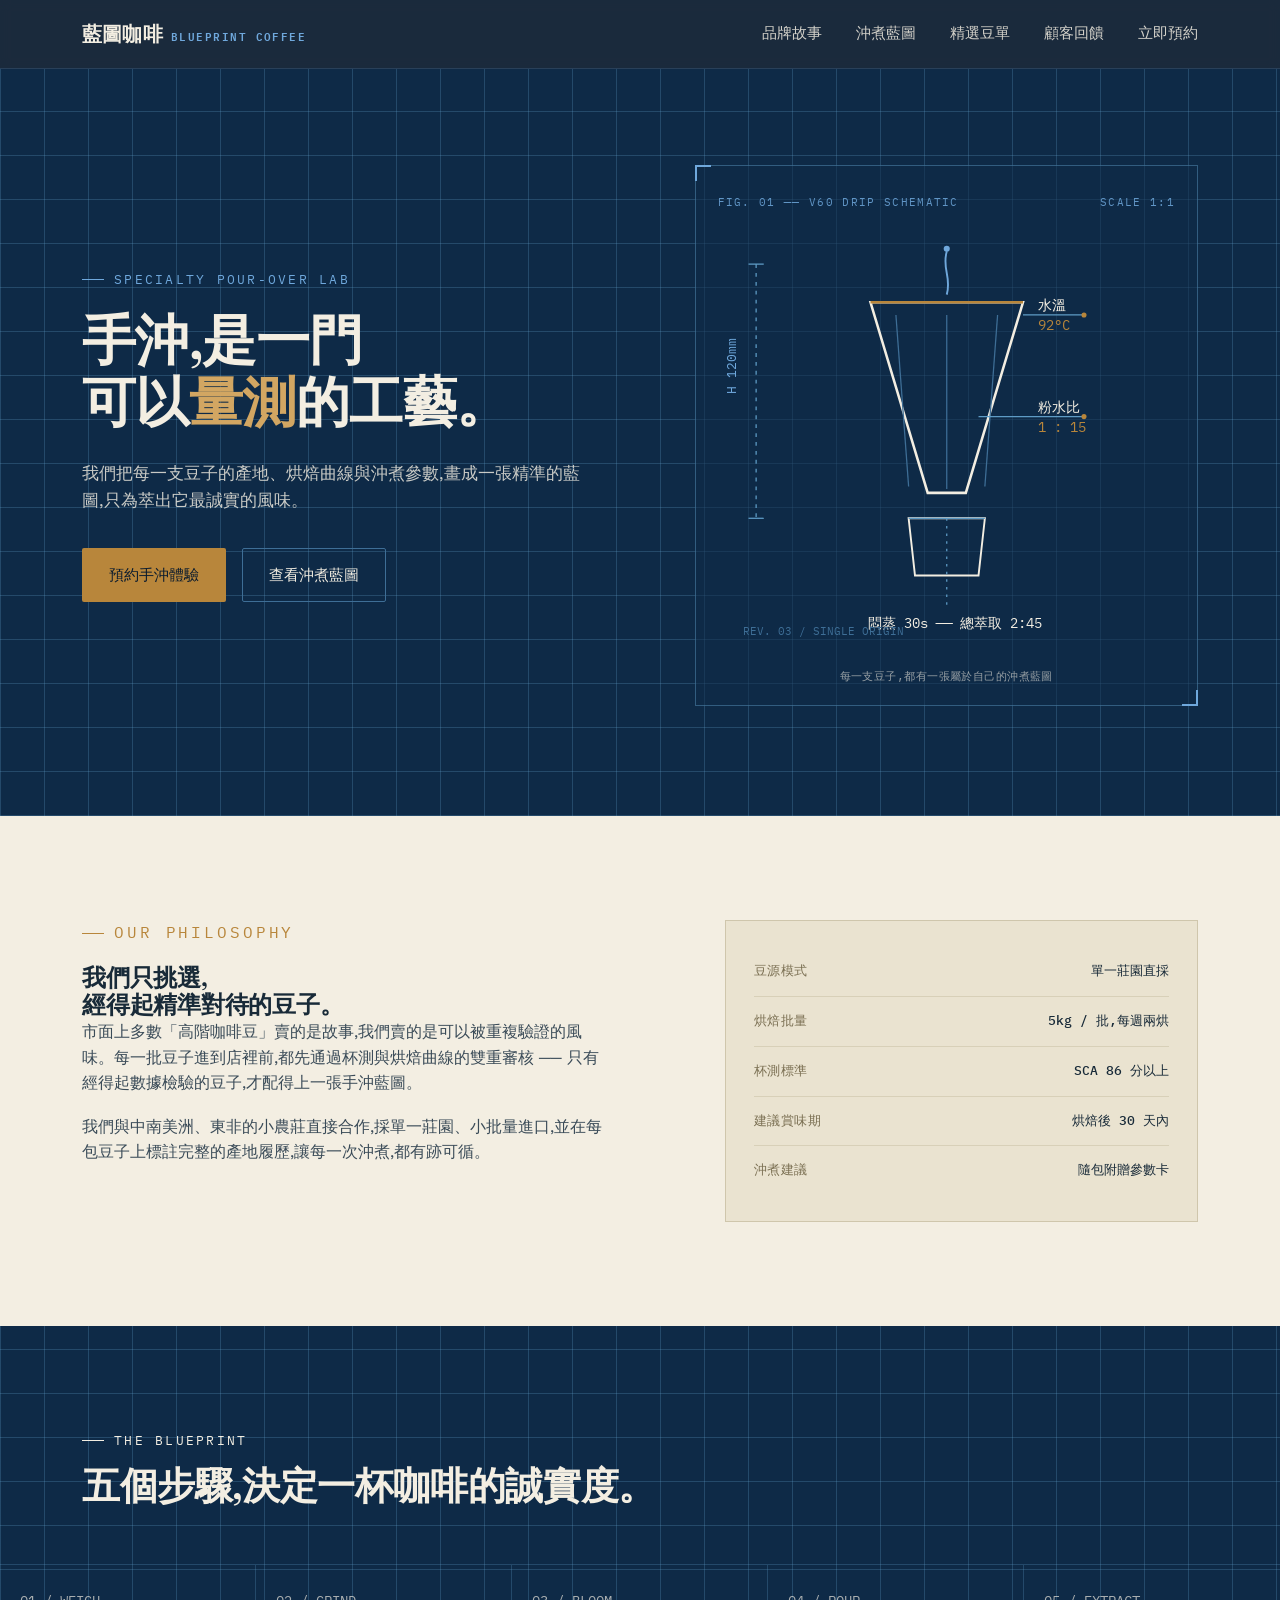
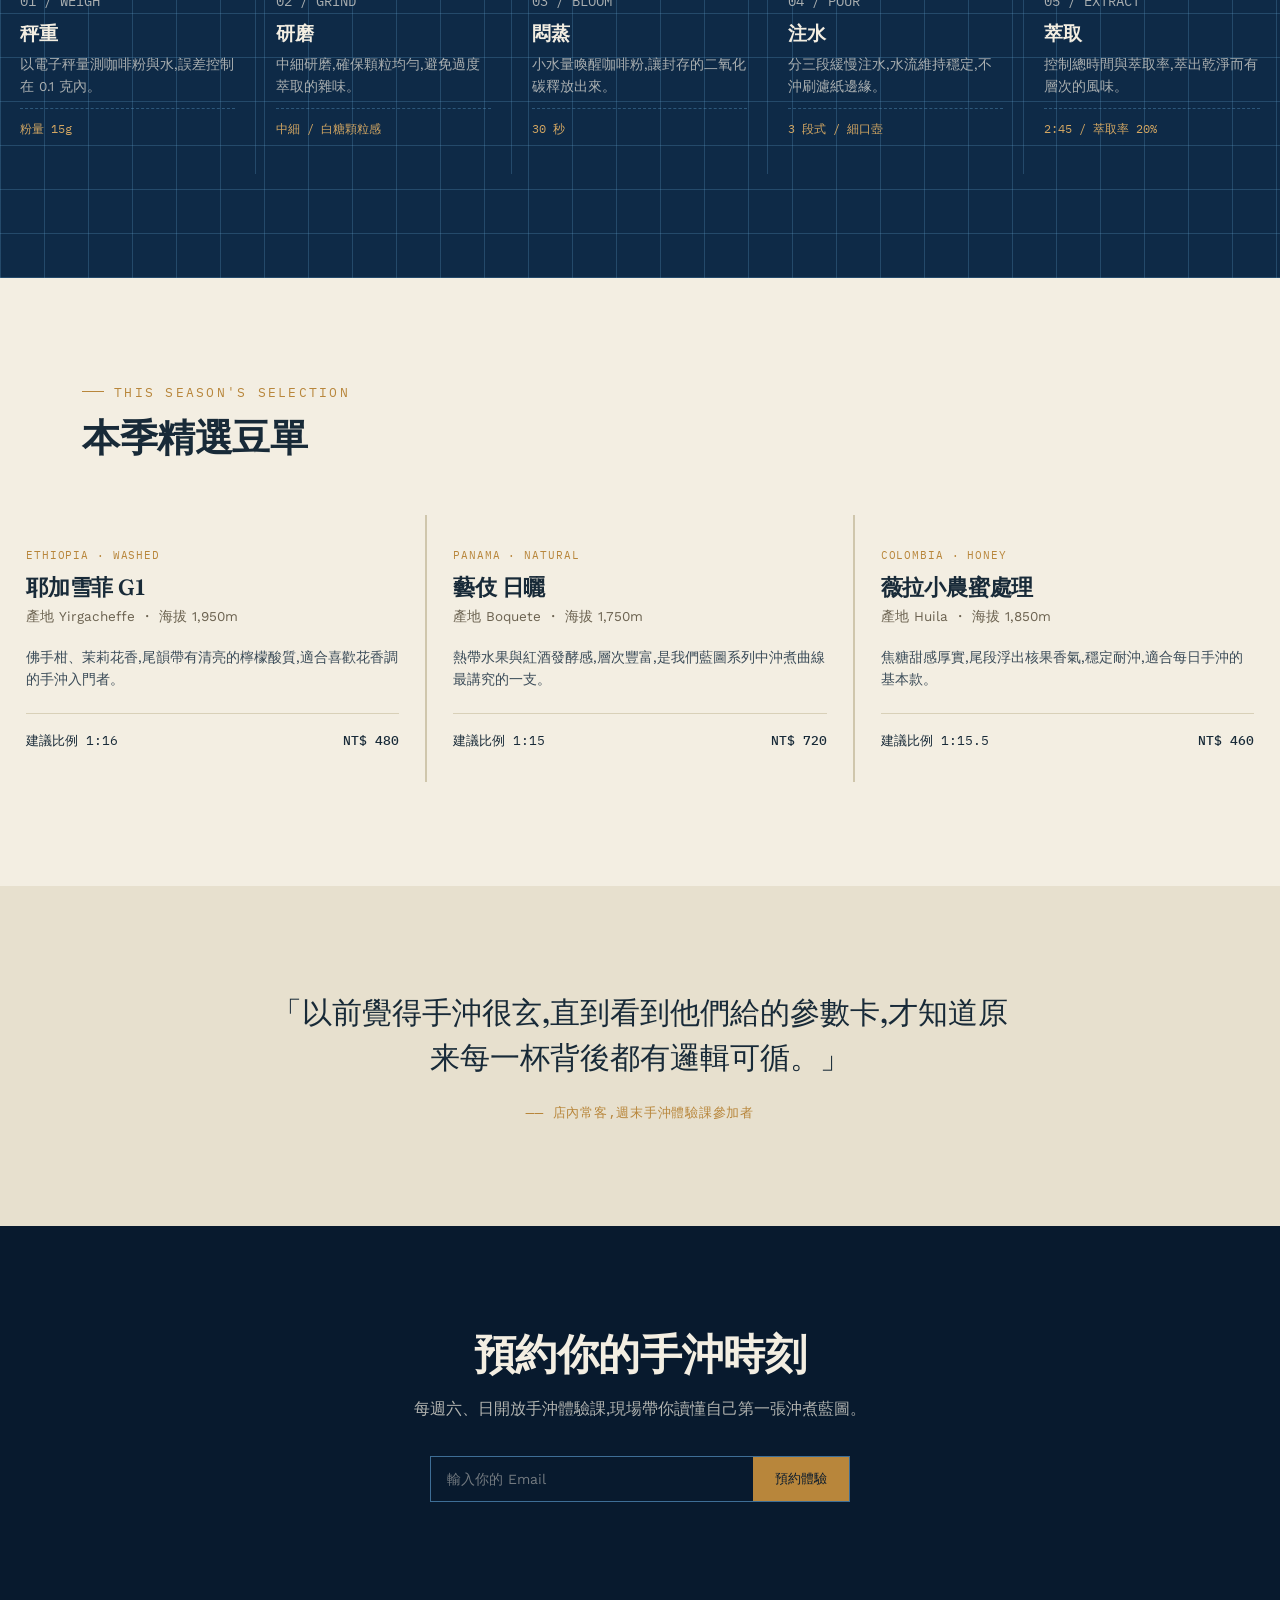
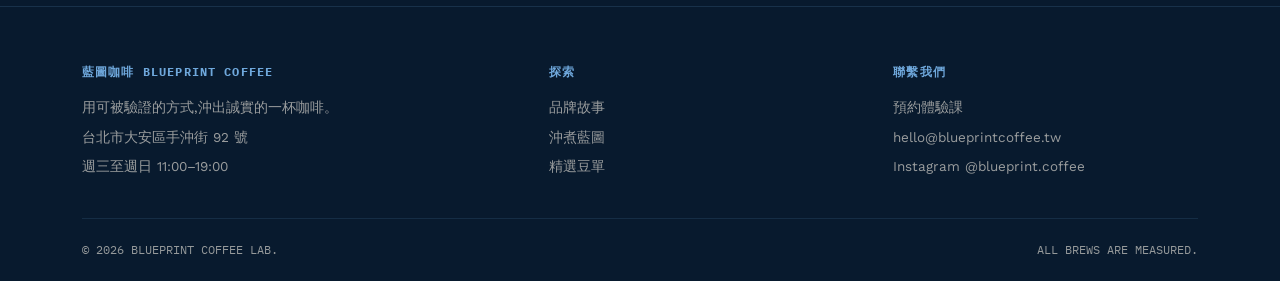
<file: docs/index.html>
<!DOCTYPE html>
<html lang="zh-Hant">
<head>
<meta charset="UTF-8">
<meta name="viewport" content="width=device-width, initial-scale=1.0">
<title>藍圖咖啡 Blueprint Coffee ── 精準手沖,誠實風味</title>
<link rel="preconnect" href="https://fonts.googleapis.com">
<link rel="preconnect" href="https://fonts.gstatic.com" crossorigin>
<link href="https://fonts.googleapis.com/css2?family=Fraunces:opsz,wght@9..144,400;9..144,500;9..144,600;9..144,700&family=Work+Sans:wght@300;400;500;600&family=IBM+Plex+Mono:wght@400;500&display=swap" rel="stylesheet">
<style>
  :root{
    --ink-black:#081A2E;
    --blueprint:#0E2A47;
    --blueprint-line:#3E6E96;
    --blueprint-line-soft:rgba(94,155,197,0.28);
    --paper:#F3EEE2;
    --paper-dim:#E7E0CE;
    --brass:#B8863B;
    --brass-light:#D2A662;
    --sky:#6FA8DC;
    --ink-on-paper:#182A38;
    --max-w:1180px;
  }

  *{margin:0;padding:0;box-sizing:border-box;}
  html{scroll-behavior:smooth;}
  body{
    font-family:'Work Sans', sans-serif;
    background:var(--paper);
    color:var(--ink-on-paper);
    line-height:1.6;
    -webkit-font-smoothing:antialiased;
  }
  a{color:inherit;text-decoration:none;}
  img,svg{display:block;max-width:100%;}
  .container{max-width:var(--max-w);margin:0 auto;padding:0 32px;}
  .eyebrow{
    font-family:'IBM Plex Mono', monospace;
    font-size:12.5px;
    letter-spacing:0.18em;
    text-transform:uppercase;
    display:flex;
    align-items:center;
    gap:10px;
  }
  .eyebrow::before{
    content:"";
    width:22px;height:1px;
    background:currentColor;
    display:inline-block;
  }
  h1,h2,h3{
    font-family:'Fraunces', serif;
    font-weight:600;
    line-height:1.15;
    letter-spacing:-0.01em;
  }
  .btn{
    display:inline-flex;
    align-items:center;
    gap:10px;
    padding:14px 26px;
    border-radius:2px;
    font-family:'Work Sans', sans-serif;
    font-size:15px;
    font-weight:500;
    border:1px solid transparent;
    cursor:pointer;
    transition:transform .25s ease, background .25s ease, border-color .25s ease, color .25s ease;
  }
  .btn:focus-visible{outline:2px solid var(--sky);outline-offset:3px;}
  .btn-primary{background:var(--brass);color:var(--ink-black);}
  .btn-primary:hover{background:var(--brass-light);transform:translateY(-1px);}
  .btn-ghost{border-color:var(--blueprint-line);color:var(--paper);}
  .btn-ghost:hover{border-color:var(--sky);color:var(--sky);}
  .btn-ghost.on-paper{border-color:var(--ink-on-paper);color:var(--ink-on-paper);}
  .btn-ghost.on-paper:hover{border-color:var(--brass);color:var(--brass);}

  /* ---------- NAV ---------- */
  header{
    position:sticky;top:0;z-index:50;
    background:rgba(8,26,46,0.92);
    backdrop-filter:blur(6px);
    border-bottom:1px solid rgba(94,155,197,0.2);
  }
  nav{
    max-width:var(--max-w);margin:0 auto;padding:18px 32px;
    display:flex;align-items:center;justify-content:space-between;
    color:var(--paper);
  }
  .logo{
    font-family:'Fraunces', serif;
    font-size:20px;font-weight:600;letter-spacing:0.01em;
    color:var(--paper);display:flex;align-items:baseline;gap:8px;
  }
  .logo span{
    font-family:'IBM Plex Mono', monospace;
    font-size:10.5px;letter-spacing:0.14em;color:var(--sky);
  }
  .nav-links{display:flex;gap:34px;font-size:14.5px;}
  .nav-links a{opacity:0.85;transition:opacity .2s;}
  .nav-links a:hover{opacity:1;color:var(--sky);}
  .nav-toggle{display:none;background:none;border:none;color:var(--paper);font-size:24px;cursor:pointer;}

  @media (max-width:860px){
    .nav-links{
      position:absolute;top:100%;left:0;right:0;
      background:var(--ink-black);
      flex-direction:column;gap:0;
      max-height:0;overflow:hidden;
      transition:max-height .3s ease;
    }
    .nav-links.open{max-height:320px;}
    .nav-links a{padding:16px 32px;border-top:1px solid rgba(94,155,197,0.15);}
    .nav-toggle{display:block;}
  }

  /* ---------- HERO ---------- */
  .hero{
    background:
      repeating-linear-gradient(0deg, var(--blueprint-line-soft) 0, var(--blueprint-line-soft) 1px, transparent 1px, transparent 44px),
      repeating-linear-gradient(90deg, var(--blueprint-line-soft) 0, var(--blueprint-line-soft) 1px, transparent 1px, transparent 44px),
      var(--blueprint);
    color:var(--paper);
    padding:96px 0 110px;
    position:relative;
    overflow:hidden;
  }
  .hero-grid{
    max-width:var(--max-w);margin:0 auto;padding:0 32px;
    display:grid;grid-template-columns:1.05fr 0.95fr;gap:56px;align-items:center;
  }
  .hero h1{font-size:clamp(34px,4.6vw,54px);margin:20px 0 26px;color:var(--paper);}
  .hero h1 em{font-style:normal;color:var(--brass-light);}
  .hero p.lede{font-size:17px;max-width:46ch;color:rgba(243,238,226,0.82);margin-bottom:34px;}
  .hero-cta{display:flex;gap:16px;flex-wrap:wrap;}
  .hero-eyebrow{color:var(--sky);margin-bottom:6px;}

  .blueprint-plate{
    position:relative;
    border:1px solid rgba(94,155,197,0.45);
    background:rgba(15,42,71,0.55);
    padding:28px 22px 20px;
  }
  .blueprint-plate::before,.blueprint-plate::after,
  .plate-corner-tl,.plate-corner-br{
    content:"";position:absolute;width:14px;height:14px;
    border-color:var(--sky);
  }
  .blueprint-plate::before{top:-1px;left:-1px;border-top:2px solid var(--sky);border-left:2px solid var(--sky);}
  .blueprint-plate::after{bottom:-1px;right:-1px;border-bottom:2px solid var(--sky);border-right:2px solid var(--sky);}
  .plate-label{
    font-family:'IBM Plex Mono', monospace;font-size:11px;letter-spacing:0.12em;
    color:var(--sky);display:flex;justify-content:space-between;margin-bottom:14px;opacity:0.85;
  }
  .plate-caption{
    font-family:'IBM Plex Mono', monospace;font-size:11px;color:rgba(243,238,226,0.6);
    text-align:center;margin-top:10px;letter-spacing:0.04em;
  }

  @media (max-width:900px){
    .hero-grid{grid-template-columns:1fr;}
    .hero{padding:64px 0 76px;}
  }

  /* ---------- SECTION SHARED ---------- */
  section{padding:104px 0;}
  .section-head{max-width:640px;margin-bottom:56px;}
  .section-head h2{font-size:clamp(26px,3.2vw,38px);margin-top:14px;}
  .on-dark{background:var(--ink-black);color:var(--paper);}
  .on-dark .eyebrow{color:var(--sky);}
  .on-paper .eyebrow{color:var(--brass);}

  /* ---------- ABOUT / SPEC SHEET ---------- */
  .about-grid{display:grid;grid-template-columns:1.1fr 0.9fr;gap:64px;align-items:start;}
  .about-grid p{font-size:16px;color:#3a4b58;max-width:52ch;margin-bottom:18px;}
  .spec-sheet{border:1px solid #cfc6ac;background:#EAE3D0;padding:26px 28px;}
  .spec-row{
    display:flex;justify-content:space-between;gap:20px;
    padding:14px 0;border-bottom:1px solid #d8d0b8;
    font-family:'IBM Plex Mono', monospace;font-size:13px;
  }
  .spec-row:last-child{border-bottom:none;}
  .spec-row dt{color:#7a6f52;letter-spacing:0.04em;}
  .spec-row dd{font-weight:500;color:var(--ink-on-paper);text-align:right;}

  @media (max-width:860px){ .about-grid{grid-template-columns:1fr;} }

  /* ---------- PROCESS BLUEPRINT ---------- */
  .process{
    background:
      repeating-linear-gradient(0deg, var(--blueprint-line-soft) 0, var(--blueprint-line-soft) 1px, transparent 1px, transparent 44px),
      repeating-linear-gradient(90deg, var(--blueprint-line-soft) 0, var(--blueprint-line-soft) 1px, transparent 1px, transparent 44px),
      var(--blueprint);
    color:var(--paper);
  }
  .steps{
    display:grid;grid-template-columns:repeat(5,1fr);gap:0;
    border-top:1px solid var(--blueprint-line-soft);
  }
  .step{
    padding:26px 20px;border-right:1px solid var(--blueprint-line-soft);position:relative;
  }
  .step:last-child{border-right:none;}
  .step-index{font-family:'IBM Plex Mono', monospace;font-size:12px;color:var(--sky);margin-bottom:14px;}
  .step h3{font-size:19px;color:var(--paper);margin-bottom:10px;font-weight:600;}
  .step p{font-size:13.5px;color:rgba(243,238,226,0.68);margin-bottom:10px;}
  .step .metric{
    font-family:'IBM Plex Mono', monospace;font-size:12px;color:var(--brass-light);
    border-top:1px dashed rgba(94,155,197,0.4);padding-top:10px;
  }
  @media (max-width:960px){
    .steps{grid-template-columns:1fr 1fr;}
    .step{border-right:1px solid var(--blueprint-line-soft);border-bottom:1px solid var(--blueprint-line-soft);}
    .step:nth-child(2n){border-right:none;}
  }
  @media (max-width:560px){
    .steps{grid-template-columns:1fr;}
    .step{border-right:none;}
  }

  /* ---------- BEANS ---------- */
  .bean-grid{display:grid;grid-template-columns:repeat(3,1fr);gap:2px;background:#cfc6ac;}
  .bean-card{
    background:var(--paper);padding:32px 26px;position:relative;
    display:flex;flex-direction:column;height:100%;
  }
  .bean-tag{
    font-family:'IBM Plex Mono', monospace;font-size:11px;color:var(--brass);
    letter-spacing:0.08em;margin-bottom:10px;
  }
  .bean-card h3{font-size:22px;margin-bottom:6px;}
  .bean-origin{font-size:13.5px;color:#6b6250;margin-bottom:18px;}
  .bean-notes{font-size:14px;color:#3a4b58;margin-bottom:22px;flex-grow:1;}
  .bean-meta{
    display:flex;justify-content:space-between;align-items:center;
    border-top:1px solid #d8d0b8;padding-top:16px;
    font-family:'IBM Plex Mono', monospace;font-size:12.5px;
  }
  .bean-price{color:var(--ink-on-paper);font-weight:500;}
  @media (max-width:900px){ .bean-grid{grid-template-columns:1fr 1fr;} }
  @media (max-width:600px){ .bean-grid{grid-template-columns:1fr;} }

  /* ---------- QUOTE ---------- */
  .quote-section{background:var(--paper-dim);}
  .quote-wrap{max-width:760px;margin:0 auto;text-align:center;}
  blockquote{
    font-family:'Fraunces', serif;font-size:clamp(22px,2.6vw,30px);
    font-weight:500;line-height:1.5;color:var(--ink-on-paper);margin-bottom:22px;
  }
  .quote-attr{font-family:'IBM Plex Mono', monospace;font-size:12.5px;color:var(--brass);letter-spacing:0.06em;}

  /* ---------- CTA / FOOTER ---------- */
  .cta-section{background:var(--ink-black);color:var(--paper);text-align:center;}
  .cta-section h2{font-size:clamp(28px,3.6vw,42px);margin-bottom:18px;}
  .cta-section p{color:rgba(243,238,226,0.72);max-width:48ch;margin:0 auto 34px;}
  .cta-form{
    display:flex;max-width:420px;margin:0 auto;gap:0;border:1px solid var(--blueprint-line);
  }
  .cta-form input{
    flex:1;background:transparent;border:none;padding:14px 16px;
    color:var(--paper);font-family:'Work Sans', sans-serif;font-size:14px;
  }
  .cta-form input::placeholder{color:rgba(243,238,226,0.45);}
  .cta-form input:focus{outline:none;}
  .cta-form button{
    background:var(--brass);color:var(--ink-black);border:none;
    padding:0 22px;font-weight:500;cursor:pointer;font-family:'Work Sans', sans-serif;
    transition:background .2s;
  }
  .cta-form button:hover{background:var(--brass-light);}

  footer{background:var(--ink-black);border-top:1px solid rgba(94,155,197,0.18);color:rgba(243,238,226,0.6);}
  .footer-grid{
    display:grid;grid-template-columns:1.4fr 1fr 1fr;gap:40px;padding:56px 0 32px;
    font-size:13.5px;
  }
  .footer-grid h4{
    font-family:'IBM Plex Mono', monospace;font-size:11.5px;letter-spacing:0.1em;
    color:var(--sky);margin-bottom:16px;text-transform:uppercase;
  }
  .footer-grid p, .footer-grid a{display:block;margin-bottom:8px;color:rgba(243,238,226,0.62);}
  .footer-grid a:hover{color:var(--paper);}
  .footer-bottom{
    border-top:1px solid rgba(94,155,197,0.15);padding:22px 0;
    font-family:'IBM Plex Mono', monospace;font-size:11.5px;
    display:flex;justify-content:space-between;flex-wrap:wrap;gap:10px;
  }
  @media (max-width:700px){ .footer-grid{grid-template-columns:1fr;} }

  /* ---------- REVEAL ---------- */
  .reveal{opacity:0;transform:translateY(18px);transition:opacity .7s ease, transform .7s ease;}
  .reveal.in{opacity:1;transform:translateY(0);}
  @media (prefers-reduced-motion: reduce){
    .reveal{opacity:1;transform:none;transition:none;}
    html{scroll-behavior:auto;}
  }
</style>
</head>
<body>

<header>
  <nav>
    <a href="#top" class="logo">藍圖咖啡<span>BLUEPRINT COFFEE</span></a>
    <button class="nav-toggle" id="navToggle" aria-label="開啟選單" aria-expanded="false">☰</button>
    <div class="nav-links" id="navLinks">
      <a href="#about">品牌故事</a>
      <a href="#process">沖煮藍圖</a>
      <a href="#beans">精選豆單</a>
      <a href="#quote">顧客回饋</a>
      <a href="#cta">立即預約</a>
    </div>
  </nav>
</header>

<section class="hero" id="top">
  <div class="hero-grid">
    <div>
      <p class="eyebrow hero-eyebrow">SPECIALTY POUR-OVER LAB</p>
      <h1>手沖,是一門<br>可以<em>量測</em>的工藝。</h1>
      <p class="lede">我們把每一支豆子的產地、烘焙曲線與沖煮參數,畫成一張精準的藍圖,只為萃出它最誠實的風味。</p>
      <div class="hero-cta">
        <a href="#cta" class="btn btn-primary">預約手沖體驗</a>
        <a href="#process" class="btn btn-ghost">查看沖煮藍圖</a>
      </div>
    </div>

    <div class="blueprint-plate reveal">
      <div class="plate-label"><span>FIG. 01 ── V60 DRIP SCHEMATIC</span><span>SCALE 1:1</span></div>
      <svg viewBox="0 0 360 340" xmlns="http://www.w3.org/2000/svg" role="img" aria-label="V60 手沖濾杯示意圖,標註水溫、粉水比、悶蒸與總萃取時間">
        <!-- dimension lines -->
        <line x1="30" y1="30" x2="30" y2="230" stroke="#5E9BC5" stroke-width="1" stroke-dasharray="3 4"/>
        <line x1="24" y1="30" x2="36" y2="30" stroke="#5E9BC5" stroke-width="1"/>
        <line x1="24" y1="230" x2="36" y2="230" stroke="#5E9BC5" stroke-width="1"/>
        <text x="14" y="132" fill="#6FA8DC" font-size="10" font-family="IBM Plex Mono, monospace" transform="rotate(-90 14 132)">H 120mm</text>

        <!-- dripper cone -->
        <path d="M120 60 L240 60 L195 210 L165 210 Z" fill="none" stroke="#F3EEE2" stroke-width="2"/>
        <path d="M120 60 L240 60" stroke="#B8863B" stroke-width="2"/>
        <!-- ribs -->
        <line x1="140" y1="70" x2="150" y2="205" stroke="#3E6E96" stroke-width="1"/>
        <line x1="180" y1="70" x2="180" y2="207" stroke="#3E6E96" stroke-width="1"/>
        <line x1="220" y1="70" x2="210" y2="205" stroke="#3E6E96" stroke-width="1"/>

        <!-- server -->
        <path d="M150 230 L210 230 L205 275 L155 275 Z" fill="none" stroke="#F3EEE2" stroke-width="1.5"/>
        <line x1="150" y1="230" x2="210" y2="230" stroke="#5E9BC5" stroke-width="1"/>

        <!-- pour line + droplets -->
        <path d="M180 20 C176 34, 184 40, 180 54" stroke="#6FA8DC" stroke-width="1.5" fill="none"/>
        <circle cx="180" cy="18" r="2.4" fill="#6FA8DC"/>

        <!-- annotation callouts -->
        <line x1="240" y1="70" x2="288" y2="70" stroke="#5E9BC5" stroke-width="1"/>
        <circle cx="288" cy="70" r="2" fill="#B8863B"/>
        <text x="252" y="66" fill="#F3EEE2" font-size="11" font-family="IBM Plex Mono, monospace">水溫</text>
        <text x="252" y="82" fill="#B8863B" font-size="11" font-family="IBM Plex Mono, monospace">92°C</text>

        <line x1="205" y1="150" x2="288" y2="150" stroke="#5E9BC5" stroke-width="1"/>
        <circle cx="288" cy="150" r="2" fill="#B8863B"/>
        <text x="252" y="146" fill="#F3EEE2" font-size="11" font-family="IBM Plex Mono, monospace">粉水比</text>
        <text x="252" y="162" fill="#B8863B" font-size="11" font-family="IBM Plex Mono, monospace">1 : 15</text>

        <line x1="180" y1="230" x2="180" y2="300" stroke="#5E9BC5" stroke-width="1" stroke-dasharray="2 4"/>
        <text x="118" y="316" fill="#F3EEE2" font-size="11" font-family="IBM Plex Mono, monospace">悶蒸 30s ── 總萃取 2:45</text>

        <!-- corner tick -->
        <text x="20" y="322" fill="#3E6E96" font-size="9" font-family="IBM Plex Mono, monospace">REV. 03 / SINGLE ORIGIN</text>
      </svg>
      <p class="plate-caption">每一支豆子,都有一張屬於自己的沖煮藍圖</p>
    </div>
  </div>
</section>

<section class="on-paper" id="about">
  <div class="container">
    <div class="about-grid">
      <div class="reveal">
        <p class="eyebrow">OUR PHILOSOPHY</p>
        <h2>我們只挑選,<br>經得起精準對待的豆子。</h2>
        <p>市面上多數「高階咖啡豆」賣的是故事,我們賣的是可以被重複驗證的風味。每一批豆子進到店裡前,都先通過杯測與烘焙曲線的雙重審核 ── 只有經得起數據檢驗的豆子,才配得上一張手沖藍圖。</p>
        <p>我們與中南美洲、東非的小農莊直接合作,採單一莊園、小批量進口,並在每包豆子上標註完整的產地履歷,讓每一次沖煮,都有跡可循。</p>
      </div>
      <dl class="spec-sheet reveal">
        <div class="spec-row"><dt>豆源模式</dt><dd>單一莊園直採</dd></div>
        <div class="spec-row"><dt>烘焙批量</dt><dd>5kg / 批,每週兩烘</dd></div>
        <div class="spec-row"><dt>杯測標準</dt><dd>SCA 86 分以上</dd></div>
        <div class="spec-row"><dt>建議賞味期</dt><dd>烘焙後 30 天內</dd></div>
        <div class="spec-row"><dt>沖煮建議</dt><dd>隨包附贈參數卡</dd></div>
      </dl>
    </div>
  </div>
</section>

<section class="process" id="process">
  <div class="container">
    <div class="section-head reveal">
      <p class="eyebrow">THE BLUEPRINT</p>
      <h2>五個步驟,決定一杯咖啡的誠實度。</h2>
    </div>
  </div>
  <div class="steps reveal">
    <div class="step">
      <p class="step-index">01 / WEIGH</p>
      <h3>秤重</h3>
      <p>以電子秤量測咖啡粉與水,誤差控制在 0.1 克內。</p>
      <p class="metric">粉量 15g</p>
    </div>
    <div class="step">
      <p class="step-index">02 / GRIND</p>
      <h3>研磨</h3>
      <p>中細研磨,確保顆粒均勻,避免過度萃取的雜味。</p>
      <p class="metric">中細 / 白糖顆粒感</p>
    </div>
    <div class="step">
      <p class="step-index">03 / BLOOM</p>
      <h3>悶蒸</h3>
      <p>小水量喚醒咖啡粉,讓封存的二氧化碳釋放出來。</p>
      <p class="metric">30 秒</p>
    </div>
    <div class="step">
      <p class="step-index">04 / POUR</p>
      <h3>注水</h3>
      <p>分三段緩慢注水,水流維持穩定,不沖刷濾紙邊緣。</p>
      <p class="metric">3 段式 / 細口壺</p>
    </div>
    <div class="step">
      <p class="step-index">05 / EXTRACT</p>
      <h3>萃取</h3>
      <p>控制總時間與萃取率,萃出乾淨而有層次的風味。</p>
      <p class="metric">2:45 / 萃取率 20%</p>
    </div>
  </div>
</section>

<section class="on-paper" id="beans">
  <div class="container">
    <div class="section-head reveal">
      <p class="eyebrow">THIS SEASON'S SELECTION</p>
      <h2>本季精選豆單</h2>
    </div>
  </div>
  <div class="bean-grid reveal">
    <div class="bean-card">
      <p class="bean-tag">ETHIOPIA · WASHED</p>
      <h3>耶加雪菲 G1</h3>
      <p class="bean-origin">產地 Yirgacheffe ・ 海拔 1,950m</p>
      <p class="bean-notes">佛手柑、茉莉花香,尾韻帶有清亮的檸檬酸質,適合喜歡花香調的手沖入門者。</p>
      <div class="bean-meta"><span>建議比例 1:16</span><span class="bean-price">NT$ 480</span></div>
    </div>
    <div class="bean-card">
      <p class="bean-tag">PANAMA · NATURAL</p>
      <h3>藝伎 日曬</h3>
      <p class="bean-origin">產地 Boquete ・ 海拔 1,750m</p>
      <p class="bean-notes">熱帶水果與紅酒發酵感,層次豐富,是我們藍圖系列中沖煮曲線最講究的一支。</p>
      <div class="bean-meta"><span>建議比例 1:15</span><span class="bean-price">NT$ 720</span></div>
    </div>
    <div class="bean-card">
      <p class="bean-tag">COLOMBIA · HONEY</p>
      <h3>薇拉小農蜜處理</h3>
      <p class="bean-origin">產地 Huila ・ 海拔 1,850m</p>
      <p class="bean-notes">焦糖甜感厚實,尾段浮出核果香氣,穩定耐沖,適合每日手沖的基本款。</p>
      <div class="bean-meta"><span>建議比例 1:15.5</span><span class="bean-price">NT$ 460</span></div>
    </div>
  </div>
</section>

<section class="quote-section" id="quote">
  <div class="container">
    <div class="quote-wrap reveal">
      <blockquote>「以前覺得手沖很玄,直到看到他們給的參數卡,才知道原来每一杯背後都有邏輯可循。」</blockquote>
      <p class="quote-attr">── 店內常客,週末手沖體驗課參加者</p>
    </div>
  </div>
</section>

<section class="cta-section" id="cta">
  <div class="container">
    <h2 class="reveal">預約你的手沖時刻</h2>
    <p class="reveal">每週六、日開放手沖體驗課,現場帶你讀懂自己第一張沖煮藍圖。</p>
    <form class="cta-form reveal" onsubmit="event.preventDefault(); this.querySelector('button').textContent='已收到,我們會盡快聯繫';">
      <input type="email" placeholder="輸入你的 Email" required aria-label="Email">
      <button type="submit">預約體驗</button>
    </form>
  </div>
</section>

<footer>
  <div class="container">
    <div class="footer-grid">
      <div>
        <h4>藍圖咖啡 BLUEPRINT COFFEE</h4>
        <p>用可被驗證的方式,沖出誠實的一杯咖啡。</p>
        <p>台北市大安區手沖街 92 號</p>
        <p>週三至週日 11:00–19:00</p>
      </div>
      <div>
        <h4>探索</h4>
        <a href="#about">品牌故事</a>
        <a href="#process">沖煮藍圖</a>
        <a href="#beans">精選豆單</a>
      </div>
      <div>
        <h4>聯繫我們</h4>
        <a href="#cta">預約體驗課</a>
        <a href="mailto:hello@blueprintcoffee.tw">hello@blueprintcoffee.tw</a>
        <a href="#top">Instagram @blueprint.coffee</a>
      </div>
    </div>
    <div class="footer-bottom">
      <span>© 2026 BLUEPRINT COFFEE LAB.</span>
      <span>ALL BREWS ARE MEASURED.</span>
    </div>
  </div>
</footer>

<script>
  // mobile nav toggle
  const navToggle = document.getElementById('navToggle');
  const navLinks = document.getElementById('navLinks');
  navToggle.addEventListener('click', () => {
    const isOpen = navLinks.classList.toggle('open');
    navToggle.setAttribute('aria-expanded', isOpen);
  });
  navLinks.querySelectorAll('a').forEach(a => a.addEventListener('click', () => {
    navLinks.classList.remove('open');
    navToggle.setAttribute('aria-expanded', 'false');
  }));

  // scroll reveal
  const prefersReduced = window.matchMedia('(prefers-reduced-motion: reduce)').matches;
  if (!prefersReduced && 'IntersectionObserver' in window) {
    const io = new IntersectionObserver((entries) => {
      entries.forEach(entry => {
        if (entry.isIntersecting) {
          entry.target.classList.add('in');
          io.unobserve(entry.target);
        }
      });
    }, { threshold: 0.15 });
    document.querySelectorAll('.reveal').forEach(el => io.observe(el));
  } else {
    document.querySelectorAll('.reveal').forEach(el => el.classList.add('in'));
  }
</script>

</body>
</html>
</file>
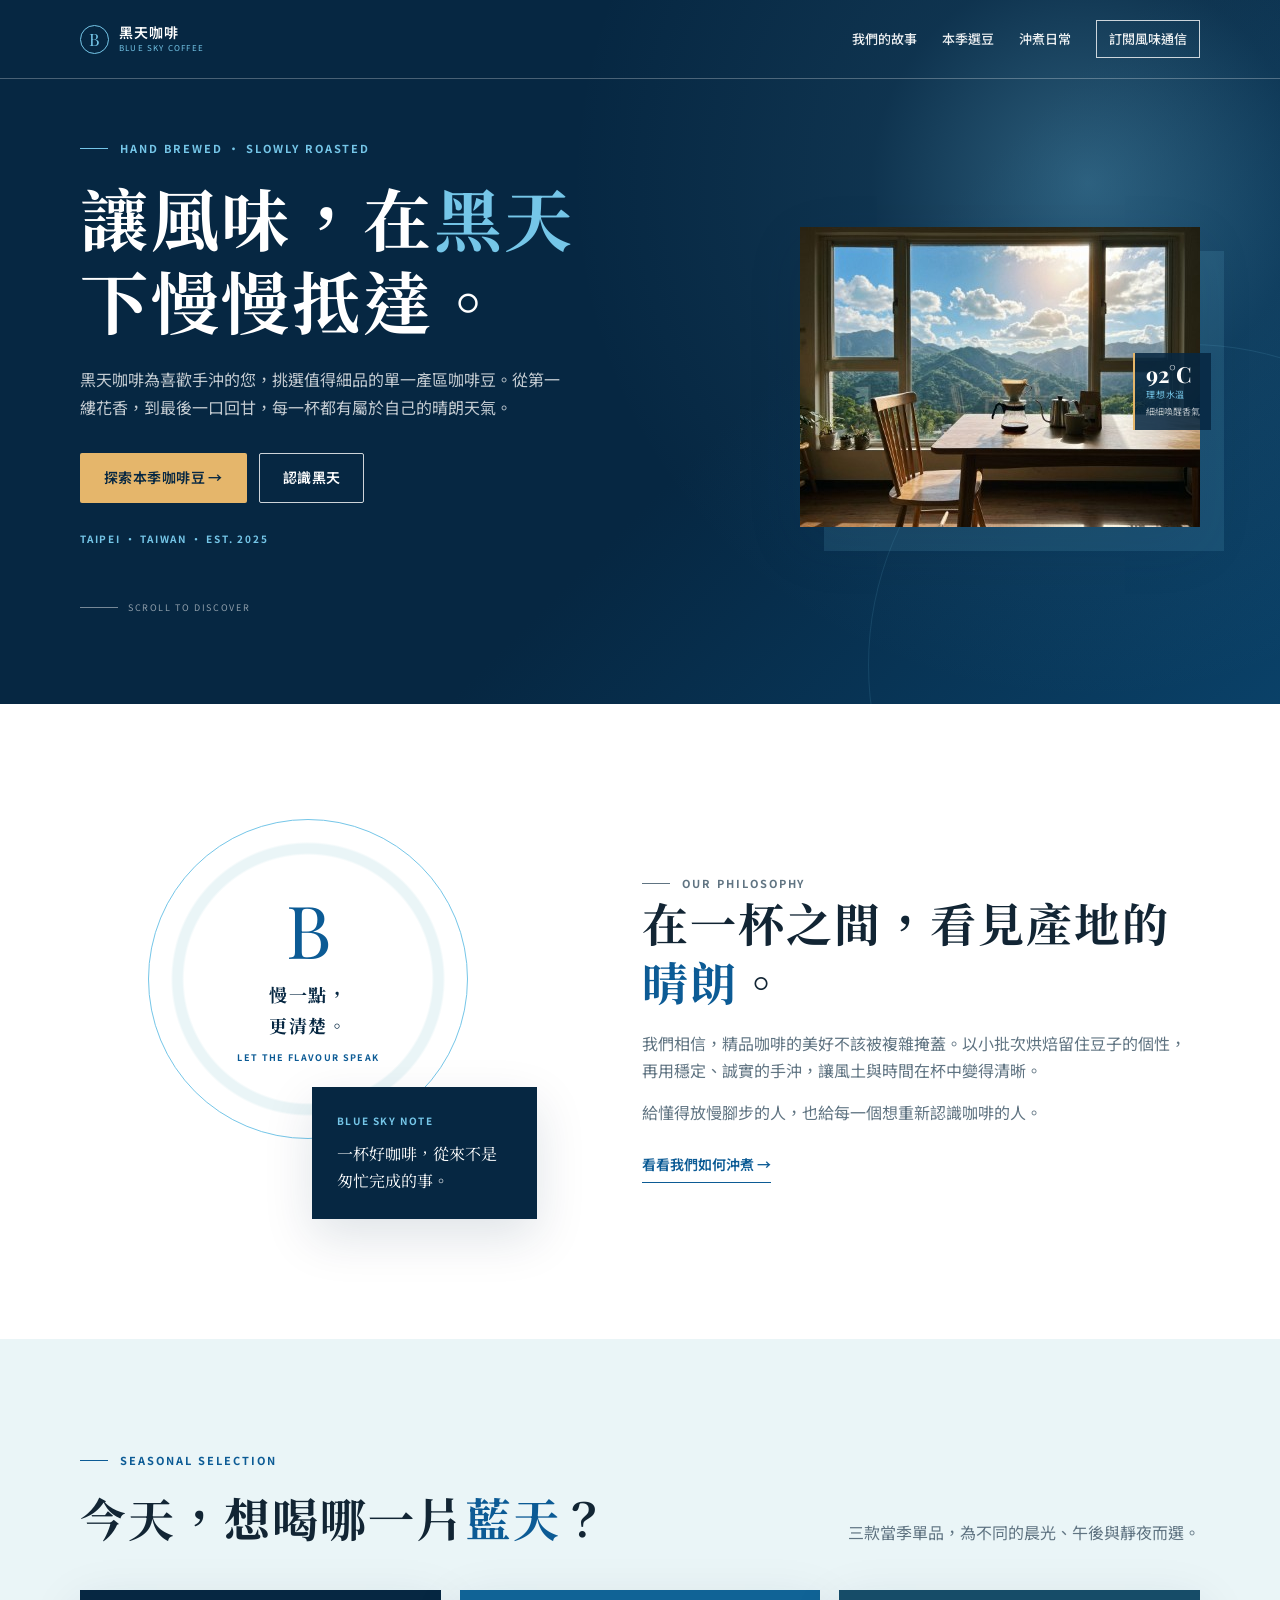
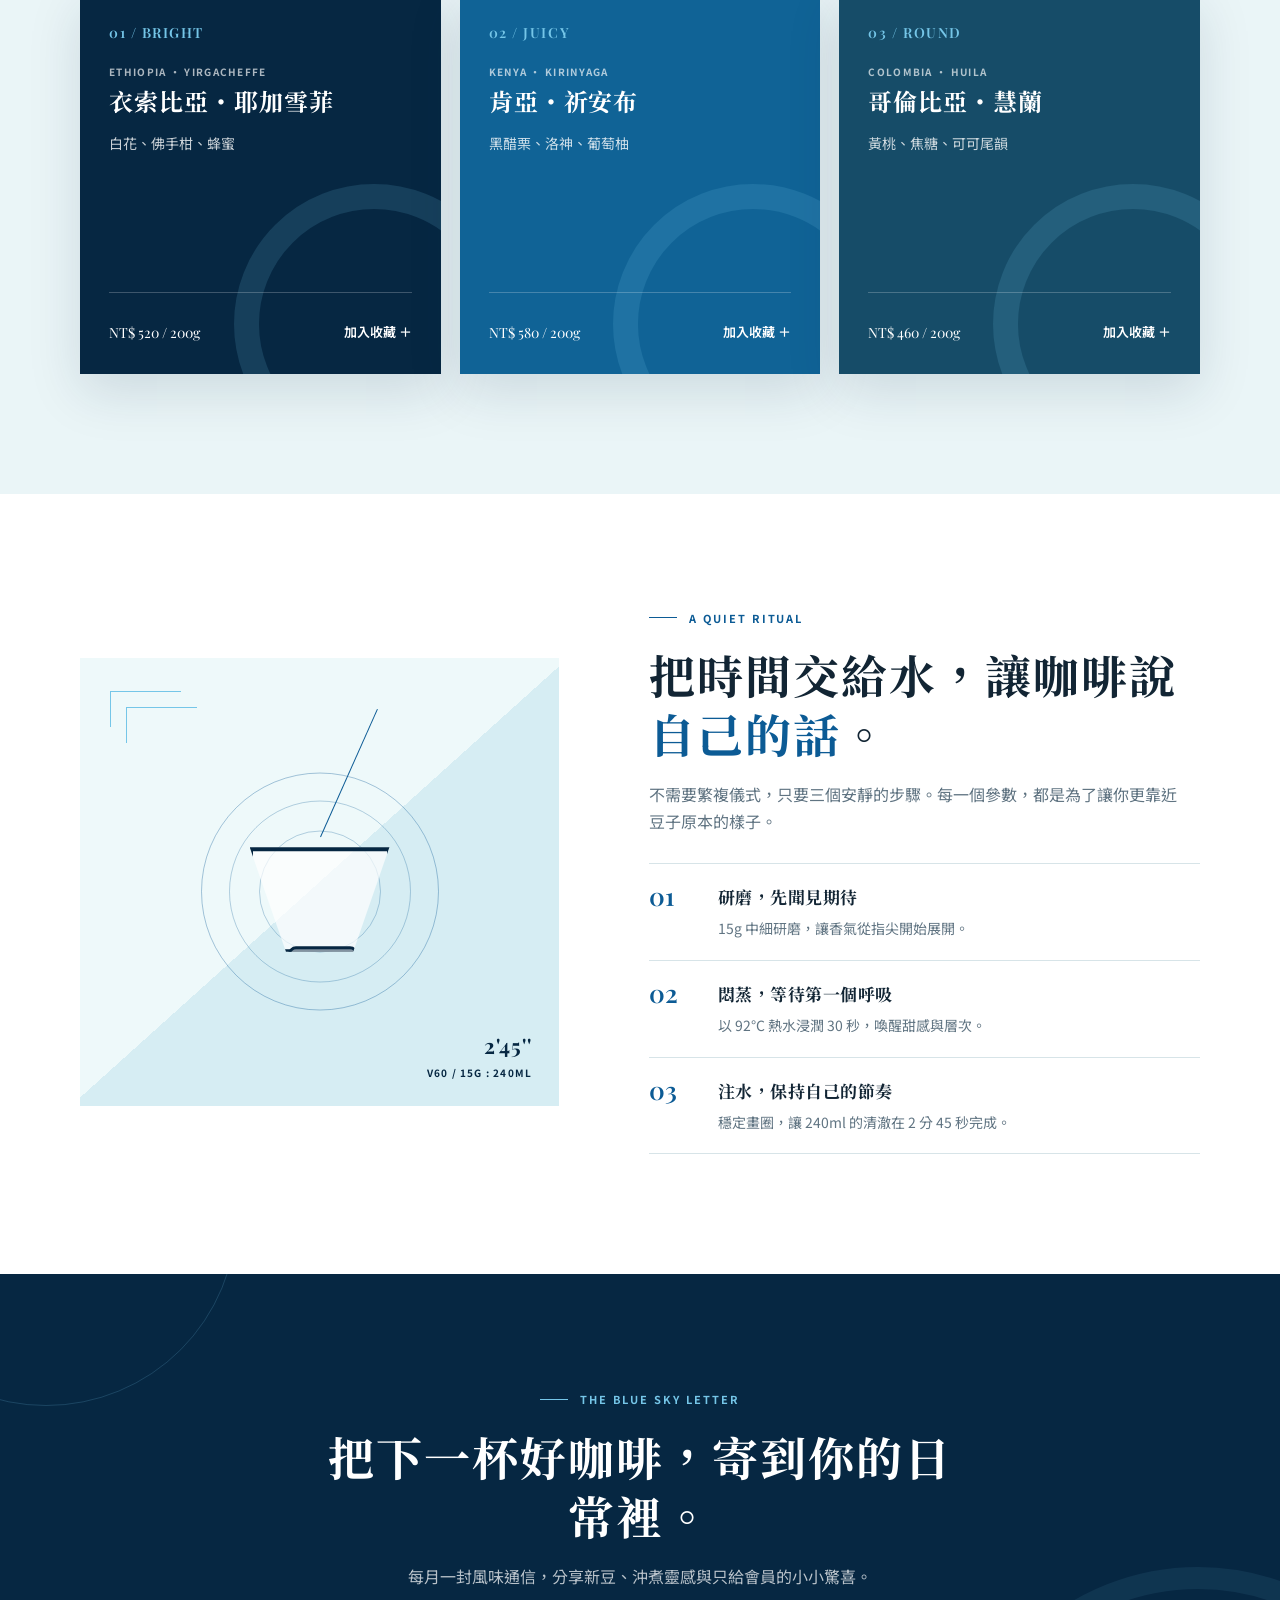
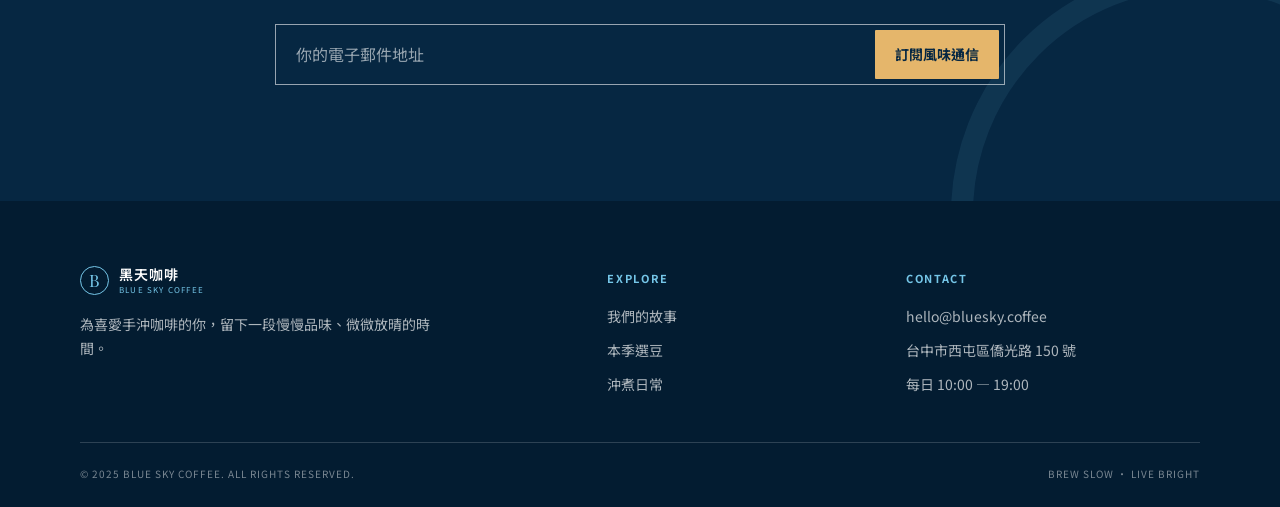
<file: onepage1/index.html>
<!DOCTYPE html>
<html lang="zh-Hant">
<head>
  <meta charset="UTF-8">
  <meta name="viewport" content="width=device-width, initial-scale=1.0">
  <meta name="description" content="藍天咖啡，為手沖咖啡愛好者挑選當季精品咖啡豆，讓每一杯都清澈、明亮、值得細品。">
  <title>黑天咖啡｜讓風味，慢慢抵達</title>
  <link rel="preconnect" href="https://fonts.googleapis.com">
  <link rel="preconnect" href="https://fonts.gstatic.com" crossorigin>
  <link href="https://fonts.googleapis.com/css2?family=Noto+Sans+TC:wght@400;500;600;700&family=Noto+Serif+TC:wght@500;600;700;900&family=Playfair+Display:ital,wght@0,600;0,700;1,600&display=swap" rel="stylesheet">
  <style>
    :root {
      --navy: #062742;
      --blue: #0c5b95;
      --sky: #75c6e8;
      --mist: #eaf5f7;
      --cream: #fbfaf6;
      --ink: #122534;
      --muted: #607482;
      --line: #d7e4e8;
      --sand: #e5b66b;
      --shadow: 0 18px 50px rgba(6, 39, 66, .13);
    }

    * { box-sizing: border-box; }
    html { scroll-behavior: smooth; }
    body {
      margin: 0;
      background: var(--cream);
      color: var(--ink);
      font-family: "Noto Sans TC", sans-serif;
      font-size: 16px;
      line-height: 1.7;
    }
    a { color: inherit; text-decoration: none; }
    button, input { font: inherit; }
    button { cursor: pointer; }
    :focus-visible { outline: 3px solid var(--sky); outline-offset: 4px; }

    .wrap { width: min(1120px, calc(100% - 48px)); margin-inline: auto; }
    .eyebrow {
      display: flex;
      align-items: center;
      gap: 12px;
      margin: 0 0 18px;
      color: var(--blue);
      font-size: 11px;
      font-weight: 700;
      letter-spacing: .18em;
    }
    .eyebrow::before { width: 28px; height: 1px; background: currentColor; content: ""; }
    .section-title {
      margin: 0;
      font-family: "Noto Serif TC", serif;
      font-size: clamp(30px, 4vw, 46px);
      font-weight: 700;
      letter-spacing: .045em;
      line-height: 1.28;
    }
    .accent { color: var(--blue); }
    .section-copy { margin: 18px 0 0; color: var(--muted); }
    .button, .text-link {
      display: inline-flex;
      align-items: center;
      justify-content: center;
      min-height: 50px;
      padding: 11px 23px;
      border: 1px solid transparent;
      border-radius: 2px;
      font-size: 14px;
      font-weight: 600;
      letter-spacing: .03em;
      transition: background-color .25s ease, color .25s ease, border-color .25s ease, transform .25s ease;
    }
    .button:hover, .text-link:hover { transform: translateY(-2px); }
    .button-primary { background: var(--sand); color: var(--navy); }
    .button-primary:hover { background: #f0ca84; }
    .button-outline { border-color: rgba(255,255,255,.8); color: #fff; }
    .button-outline:hover { background: #fff; color: var(--navy); }

    .site-header {
      position: absolute;
      z-index: 10;
      top: 0;
      left: 0;
      width: 100%;
      border-bottom: 1px solid rgba(255,255,255,.27);
    }
    .navbar {
      display: flex;
      align-items: center;
      justify-content: space-between;
      min-height: 78px;
      gap: 24px;
    }
    .brand { display: inline-flex; align-items: center; gap: 10px; color: #fff; }
    .brand-mark {
      display: grid;
      width: 29px;
      height: 29px;
      place-items: center;
      border: 1px solid var(--sky);
      border-radius: 50%;
      color: var(--sky);
      font-family: "Playfair Display", serif;
      font-size: 17px;
      line-height: 1;
    }
    .brand-copy { display: grid; line-height: 1.1; }
    .brand-copy strong { font-size: 14px; font-weight: 600; letter-spacing: .08em; }
    .brand-copy small { margin-top: 4px; color: var(--sky); font-size: 8px; letter-spacing: .15em; }
    .nav-links { display: flex; align-items: center; gap: 25px; }
    .nav-links a { position: relative; color: rgba(255,255,255,.92); font-size: 13px; font-weight: 500; white-space: nowrap; }
    .nav-links a:not(.nav-cta)::after {
      position: absolute;
      right: 0;
      bottom: -7px;
      width: 0;
      height: 1px;
      background: var(--sky);
      content: "";
      transition: width .25s ease;
    }
    .nav-links a:not(.nav-cta):hover::after { right: auto; left: 0; width: 100%; }
    .nav-links .nav-cta { padding: 7px 12px; border: 1px solid rgba(255,255,255,.78); }
    .nav-links .nav-cta:hover { background: #fff; color: var(--navy); }
    .menu-toggle { display: none; padding: 4px; border: 0; background: transparent; color: #fff; font-size: 24px; line-height: 1; }

    .hero {
      position: relative;
      display: flex;
      min-height: 704px;
      overflow: hidden;
      align-items: stretch;
      background:
        radial-gradient(circle at 85% 26%, rgba(117,198,232,.35) 0, rgba(117,198,232,.08) 18%, transparent 43%),
        linear-gradient(135deg, #062742 0%, #062742 58%, #0a4168 100%);
      color: #fff;
    }
    .hero::after {
      position: absolute;
      z-index: 0;
      right: -18vw;
      bottom: -22vw;
      width: 50vw;
      height: 50vw;
      border: 1px solid rgba(117,198,232,.13);
      border-radius: 50%;
      content: "";
    }
    .hero-grid {
      position: relative;
      z-index: 1;
      display: grid;
      grid-template-columns: 1.02fr .98fr;
      gap: 45px;
      align-items: center;
      padding-top: 122px;
      padding-bottom: 72px;
    }
    .hero-content { max-width: 560px; }
    .hero .eyebrow { color: var(--sky); }
    .hero-title {
      max-width: 540px;
      margin: 0;
      font-family: "Noto Serif TC", serif;
      font-size: clamp(42px, 5.5vw, 68px);
      font-weight: 700;
      letter-spacing: .04em;
      line-height: 1.22;
    }
    .hero-title .sky-word { color: var(--sky); }
    .hero-lede { max-width: 490px; margin: 25px 0 0; color: rgba(255,255,255,.76); }
    .hero-actions { display: flex; flex-wrap: wrap; gap: 12px; margin-top: 32px; }
    .hero-meta { margin: 27px 0 0; color: var(--sky); font-size: 10px; font-weight: 700; letter-spacing: .18em; }
    .scroll-note { display: flex; align-items: center; gap: 10px; margin: 53px 0 0; color: rgba(255,255,255,.55); font-size: 9px; letter-spacing: .18em; }
    .scroll-note::before { width: 38px; height: 1px; background: rgba(255,255,255,.45); content: ""; }

    .hero-art {
      position: relative;
      width: min(100%, 400px);
      height: 300px;
      min-height: 0;
      margin-left: auto;
      overflow: visible;
      aspect-ratio: auto;
      border: 0;
      background: transparent;
      box-shadow: none;
    }
    .hero-photo { width: 400px; height: 300px; object-fit: cover; box-shadow: 24px 24px 0 rgba(117,198,232,.13), var(--shadow); }
    .window-frame { position: absolute; inset: 0; border: 12px solid #e8d4ae; box-shadow: inset 0 0 0 2px rgba(6,39,66,.18); }
    .window-frame::before, .window-frame::after { position: absolute; background: rgba(6,39,66,.25); content: ""; }
    .window-frame::before { top: 0; bottom: 0; left: 49%; width: 4px; }
    .window-frame::after { top: 46%; right: 0; left: 0; height: 4px; }
    .sun { position: absolute; top: 16%; right: 17%; width: 77px; height: 77px; border-radius: 50%; background: #fff2be; box-shadow: 0 0 45px 22px rgba(255,228,150,.42); }
    .mountain { position: absolute; bottom: 28%; width: 75%; height: 36%; clip-path: polygon(0 100%, 35% 15%, 48% 50%, 63% 0, 100% 100%); background: #497b83; opacity: .9; }
    .mountain.one { left: -12%; }
    .mountain.two { right: -27%; bottom: 27%; background: #30616b; transform: scaleX(-1); opacity: .75; }
    .tabletop { position: absolute; right: -8%; bottom: -7%; left: -8%; height: 33%; background: linear-gradient(#643e2e 0%, #3d251e 100%); transform: perspective(200px) rotateX(10deg); }
    .chair { position: absolute; right: 7%; bottom: 18%; width: 100px; height: 112px; border: 12px solid #543126; border-bottom: 0; border-radius: 48px 48px 0 0; opacity: .8; }
    .chair::after { position: absolute; bottom: -75px; left: 14px; width: 8px; height: 75px; background: #543126; box-shadow: 53px 0 #543126; content: ""; }
    .coffee-vessel { position: absolute; bottom: 14%; left: 28%; width: 112px; height: 105px; }
    .coffee-vessel .dripper { position: absolute; top: 0; left: 29px; width: 53px; height: 45px; border: 3px solid #d8e7e1; border-radius: 5px 5px 22px 22px; background: linear-gradient(135deg, rgba(222,246,240,.75), rgba(124,180,181,.2)); clip-path: polygon(0 0, 100% 0, 78% 100%, 22% 100%); }
    .coffee-vessel .carafe { position: absolute; bottom: 0; left: 17px; width: 78px; height: 68px; border: 3px solid #d8e7e1; border-radius: 10px 10px 23px 23px; background: linear-gradient(to top, rgba(56,29,19,.82) 0 38%, rgba(190,228,227,.24) 39%); }
    .coffee-vessel .carafe::before { position: absolute; top: -20px; left: 24px; width: 26px; height: 22px; border: 3px solid #d8e7e1; border-bottom: 0; border-radius: 50% 50% 0 0; content: ""; }
    .steam { position: absolute; bottom: 59%; left: 49%; width: 23px; height: 58px; border-left: 2px solid rgba(255,255,255,.63); border-radius: 50%; transform: rotate(16deg); }
    .steam::after { position: absolute; top: -5px; left: 14px; width: 18px; height: 48px; border-right: 2px solid rgba(255,255,255,.44); border-radius: 50%; content: ""; }
    .art-label { position: absolute; z-index: 3; right: -11px; top: 42%; display: grid; gap: 2px; padding: 10px 11px; border-left: 2px solid var(--sand); background: rgba(6,39,66,.86); color: #fff; }
    .art-label strong { font-family: "Playfair Display", serif; font-size: 22px; line-height: 1; }
    .art-label span { color: var(--sky); font-size: 9px; letter-spacing: .09em; }
    .art-label small { color: rgba(255,255,255,.72); font-size: 9px; }

    .story { padding: 115px 0 120px; background: #fff; }
    .story-grid { display: grid; grid-template-columns: .9fr 1.1fr; gap: clamp(45px, 9vw, 105px); align-items: center; }
    .story-visual { position: relative; min-height: 400px; }
    .story-seal {
      display: grid;
      width: 320px;
      height: 320px;
      place-content: center;
      margin: 0 auto;
      border: 1px solid var(--sky);
      border-radius: 50%;
      background: radial-gradient(circle, #fff 0 55%, #eaf5f7 56% 60%, #fff 61%);
      color: var(--navy);
      text-align: center;
    }
    .story-seal::before { display: block; margin-bottom: 14px; color: var(--blue); content: "B"; font-family: "Playfair Display", serif; font-size: 73px; line-height: 1; }
    .story-seal strong { font-family: "Noto Serif TC", serif; font-size: 18px; letter-spacing: .09em; }
    .story-seal span { margin-top: 10px; color: var(--blue); font-size: 9px; font-weight: 700; letter-spacing: .15em; }
    .note-card { position: absolute; right: 0; bottom: 0; width: min(225px, 57%); padding: 25px; background: var(--navy); color: #fff; box-shadow: var(--shadow); }
    .note-card p:first-child { margin: 0; color: var(--sky); font-size: 10px; font-weight: 700; letter-spacing: .16em; }
    .note-card p:last-child { margin: 12px 0 0; font-family: "Noto Serif TC", serif; font-size: 16px; line-height: 1.65; }
    .story-content p { margin: 19px 0 0; color: var(--muted); }
    .story-content p + p { margin-top: 15px; }
    .underlined-link { display: inline-flex; margin-top: 27px; padding-bottom: 5px; border-bottom: 1px solid var(--blue); color: var(--blue); font-size: 14px; font-weight: 600; transition: gap .2s ease; }
    .underlined-link:hover { gap: 8px; }

    .coffee { padding: 112px 0 120px; background: var(--mist); }
    .coffee-heading { display: flex; align-items: end; justify-content: space-between; gap: 32px; margin-bottom: 43px; }
    .coffee-heading .section-copy { max-width: 365px; }
    .coffee-grid { display: grid; grid-template-columns: repeat(3, 1fr); gap: 19px; }
    .coffee-card {
      position: relative;
      display: flex;
      min-height: 384px;
      overflow: hidden;
      flex-direction: column;
      padding: 31px 29px 25px;
      background: var(--navy);
      color: #fff;
      box-shadow: var(--shadow);
    }
    .coffee-card:nth-child(2) { background: #106396; }
    .coffee-card:nth-child(3) { background: #164c68; }
    .coffee-card::after { position: absolute; right: -73px; bottom: -90px; width: 230px; height: 230px; border: 25px solid rgba(117,198,232,.15); border-radius: 50%; content: ""; }
    .coffee-card > * { position: relative; z-index: 1; }
    .bean-no { margin: 0; color: var(--sky); font-family: "Playfair Display", serif; font-size: 14px; font-weight: 600; letter-spacing: .11em; }
    .origin { margin: 19px 0 5px; color: rgba(255,255,255,.67); font-size: 10px; font-weight: 700; letter-spacing: .13em; }
    .bean-name { margin: 0; font-family: "Noto Serif TC", serif; font-size: 24px; font-weight: 700; letter-spacing: .04em; line-height: 1.35; }
    .flavour { margin: 14px 0 0; color: rgba(255,255,255,.79); font-size: 14px; }
    .coffee-bottom { display: flex; align-items: center; justify-content: space-between; gap: 13px; margin-top: auto; padding-top: 23px; border-top: 1px solid rgba(255,255,255,.22); }
    .price { font-family: "Playfair Display", serif; font-size: 14px; white-space: nowrap; }
    .save-button { padding: 5px 0; border: 0; background: transparent; color: #fff; font-size: 13px; font-weight: 600; white-space: nowrap; transition: color .2s ease; }
    .save-button:hover { color: var(--sand); }

    .brew { padding: 115px 0 120px; background: #fff; }
    .brew-grid { display: grid; grid-template-columns: .93fr 1.07fr; gap: clamp(44px, 7vw, 90px); align-items: center; }
    .brew-art { position: relative; min-height: 448px; overflow: hidden; background: linear-gradient(138deg, #eef9fa 0 50%, #d6edf3 50% 100%); }
    .brew-art::before { position: absolute; top: 33px; left: 30px; width: 70px; height: 35px; border-top: 1px solid var(--sky); border-left: 1px solid var(--sky); content: ""; }
    .brew-art::after { position: absolute; top: 49px; left: 46px; width: 70px; height: 35px; border-top: 1px solid var(--sky); border-left: 1px solid var(--sky); content: ""; }
    .pour-rings { position: absolute; top: 50%; left: 50%; width: 238px; height: 238px; border: 1px solid rgba(12,91,149,.35); border-radius: 50%; transform: translate(-50%,-46%); }
    .pour-rings::before, .pour-rings::after { position: absolute; border: 1px solid rgba(12,91,149,.28); border-radius: 50%; content: ""; }
    .pour-rings::before { inset: 27px; }
    .pour-rings::after { inset: 57px; }
    .pour-line { position: absolute; top: 39px; left: 50%; width: 1px; height: 140px; background: var(--blue); transform: rotate(24deg); transform-origin: bottom; }
    .v60 { position: absolute; top: 50%; left: 50%; width: 140px; height: 105px; border: 3px solid var(--navy); border-top-width: 4px; background: rgba(255,255,255,.7); clip-path: polygon(0 0, 100% 0, 74% 100%, 26% 100%); transform: translate(-50%,-33%); }
    .v60::after { position: absolute; bottom: -61px; left: 35px; width: 64px; height: 58px; border: 3px solid var(--navy); border-radius: 8px 8px 19px 19px; background: linear-gradient(to top, #6c3924 0 31%, rgba(255,255,255,.5) 32%); content: ""; }
    .brew-caption { position: absolute; right: 27px; bottom: 25px; display: grid; color: var(--navy); text-align: right; }
    .brew-caption strong { font-family: "Playfair Display", serif; font-size: 21px; letter-spacing: .05em; }
    .brew-caption span { font-size: 10px; font-weight: 700; letter-spacing: .12em; }
    .brew-content .section-copy { max-width: 530px; }
    .brew-steps { margin-top: 28px; border-top: 1px solid var(--line); }
    .brew-step { display: grid; grid-template-columns: 55px 1fr; gap: 14px; padding: 19px 0; border-bottom: 1px solid var(--line); }
    .step-no { color: var(--blue); font-family: "Playfair Display", serif; font-size: 25px; font-weight: 600; line-height: 1; }
    .brew-step h3 { margin: 0; font-family: "Noto Serif TC", serif; font-size: 17px; letter-spacing: .03em; }
    .brew-step p { margin: 5px 0 0; color: var(--muted); font-size: 14px; }

    .visit { position: relative; overflow: hidden; padding: 116px 0; background: var(--navy); color: #fff; text-align: center; }
    .visit::before, .visit::after { position: absolute; width: 380px; height: 380px; border: 1px solid rgba(117,198,232,.19); border-radius: 50%; content: ""; }
    .visit::before { top: -250px; left: -145px; }
    .visit::after { right: -165px; bottom: -260px; width: 450px; height: 450px; border-width: 22px; opacity: .45; }
    .visit .wrap { position: relative; z-index: 1; max-width: 730px; }
    .visit .eyebrow { justify-content: center; color: var(--sky); }
    .visit .section-title { max-width: 670px; margin-inline: auto; }
    .visit .section-copy { max-width: 535px; margin-inline: auto; color: rgba(255,255,255,.72); }
    .subscribe-form { display: flex; margin: 34px auto 0; padding: 5px; border: 1px solid rgba(255,255,255,.58); }
    .subscribe-form input { min-width: 0; flex: 1; padding: 11px 15px; border: 0; outline: 0; background: transparent; color: #fff; }
    .subscribe-form input::placeholder { color: rgba(255,255,255,.58); }
    .subscribe-form button { min-height: 48px; padding: 10px 20px; border: 0; border-radius: 1px; background: var(--sand); color: var(--navy); font-size: 14px; font-weight: 700; transition: background .2s ease; }
    .subscribe-form button:hover { background: #f1ca83; }

    .site-footer { padding: 65px 0 25px; background: #031c31; color: rgba(255,255,255,.68); }
    .footer-grid { display: grid; grid-template-columns: 1.45fr .75fr .9fr; gap: 54px; padding-bottom: 46px; }
    .footer-brand .brand { margin-bottom: 18px; }
    .footer-brand p { max-width: 355px; margin: 0; font-size: 14px; }
    .footer-heading { margin: 3px 0 17px; color: var(--sky); font-size: 11px; font-weight: 700; letter-spacing: .15em; }
    .footer-links, .footer-contact { display: grid; gap: 10px; font-size: 14px; }
    .footer-links a:hover, .footer-contact a:hover { color: #fff; }
    .footer-bottom { display: flex; justify-content: space-between; gap: 18px; padding-top: 22px; border-top: 1px solid rgba(255,255,255,.17); color: rgba(255,255,255,.47); font-size: 10px; letter-spacing: .1em; }

    .toast {
      position: fixed;
      z-index: 20;
      right: 22px;
      bottom: 22px;
      max-width: min(360px, calc(100% - 44px));
      padding: 13px 18px;
      border-left: 3px solid var(--sand);
      background: var(--navy);
      box-shadow: var(--shadow);
      color: #fff;
      font-size: 14px;
      opacity: 0;
      pointer-events: none;
      transform: translateY(12px);
      transition: opacity .22s ease, transform .22s ease;
    }
    .toast.show { opacity: 1; transform: translateY(0); }
    .reveal { opacity: 0; transform: translateY(18px); transition: opacity .65s ease, transform .65s ease; }
    .reveal.visible { opacity: 1; transform: translateY(0); }

    @media (max-width: 820px) {
      .navbar { position: relative; }
      .menu-toggle { display: block; }
      .nav-links {
        position: absolute;
        top: 100%;
        right: -24px;
        left: -24px;
        display: grid;
        max-height: 0;
        overflow: hidden;
        gap: 0;
        background: #05233c;
        transition: max-height .32s ease;
      }
      .nav-links.open { max-height: 300px; }
      .nav-links a { padding: 12px 24px; border-top: 1px solid rgba(255,255,255,.1); }
      .nav-links .nav-cta { margin: 8px 24px 16px; padding: 9px 12px; text-align: center; }
      .hero { min-height: 710px; }
      .hero-grid { grid-template-columns: 1fr; gap: 17px; padding-top: 112px; }
      .hero-content { max-width: 640px; }
      .scroll-note { margin-top: 29px; }
      .hero-art { width: min(100%, 330px); height: 248px; min-height: 0; max-height: none; margin: 0; }
      .hero-photo { width: 330px; height: 248px; }
      .coffee-grid { grid-template-columns: repeat(2, 1fr); }
      .coffee-card:nth-child(3) { grid-column: span 2; }
      .story-grid, .brew-grid { grid-template-columns: 1fr; }
      .story-visual { max-width: 520px; width: 100%; margin: auto; }
      .brew-art { max-width: 540px; width: 100%; margin: auto; }
      .footer-grid { grid-template-columns: 1fr 1fr; }
      .footer-brand { grid-column: 1 / -1; }
    }

    @media (max-width: 560px) {
      .wrap { width: calc(100% - 34px); }
      .navbar { min-height: 70px; }
      .brand-copy strong { font-size: 13px; }
      .hero { min-height: 680px; }
      .hero-grid { padding-top: 98px; padding-bottom: 34px; }
      .hero-title { font-size: 40px; }
      .hero-lede { margin-top: 16px; font-size: 14px; line-height: 1.7; }
      .hero-actions { margin-top: 23px; }
      .hero-actions .button { flex: 1; padding-inline: 13px; }
      .hero-meta { margin-top: 18px; }
      .hero-art { width: 260px; height: 195px; min-height: 0; max-height: none; }
      .hero-photo { width: 260px; height: 195px; }
      .art-label { display: none; }
      .sun { width: 49px; height: 49px; }
      .coffee-vessel { bottom: 9%; left: 25%; transform: scale(.72); transform-origin: bottom left; }
      .chair { transform: scale(.72); transform-origin: bottom right; }
      .story, .coffee, .brew, .visit { padding: 76px 0; }
      .story-seal { width: 245px; height: 245px; }
      .story-seal::before { margin-bottom: 8px; font-size: 54px; }
      .story-seal strong { font-size: 15px; }
      .story-visual { min-height: 315px; }
      .note-card { width: 185px; padding: 18px; }
      .note-card p:last-child { font-size: 14px; }
      .coffee-heading { display: block; margin-bottom: 30px; }
      .coffee-heading .section-copy { margin-top: 14px; }
      .coffee-grid { grid-template-columns: 1fr; }
      .coffee-card, .coffee-card:nth-child(3) { min-height: 330px; grid-column: auto; }
      .brew-art { min-height: 310px; }
      .pour-rings { width: 185px; height: 185px; }
      .v60 { transform: translate(-50%,-28%) scale(.82); }
      .subscribe-form { display: grid; gap: 6px; padding: 5px; }
      .subscribe-form input, .subscribe-form button { width: 100%; }
      .footer-grid { grid-template-columns: 1fr; gap: 32px; }
      .footer-brand { grid-column: auto; }
      .footer-bottom { display: grid; gap: 9px; }
    }

    @media (prefers-reduced-motion: reduce) {
      html { scroll-behavior: auto; }
      *, *::before, *::after { transition-duration: .01ms !important; animation-duration: .01ms !important; animation-iteration-count: 1 !important; }
      .reveal { opacity: 1; transform: none; }
    }
  </style>
</head>
<body>
  <header class="site-header" id="top">
    <nav class="wrap navbar" aria-label="主要導覽">
      <a class="brand" href="#top" aria-label="回到藍天咖啡首頁">
        <span class="brand-mark" aria-hidden="true">B</span>
        <span class="brand-copy"><strong>黑天咖啡</strong><small>BLUE SKY COFFEE</small></span>
      </a>
      <button class="menu-toggle" type="button" aria-controls="navLinks" aria-expanded="false" aria-label="開啟導覽選單">☰</button>
      <div class="nav-links" id="navLinks">
        <a href="#story">我們的故事</a>
        <a href="#coffee">本季選豆</a>
        <a href="#brew">沖煮日常</a>
        <a class="nav-cta" href="#visit">訂閱風味通信</a>
      </div>
    </nav>
  </header>

  <main>
    <section class="hero" aria-labelledby="heroTitle">
      <div class="wrap hero-grid">
        <div class="hero-content">
          <p class="eyebrow">HAND BREWED · SLOWLY ROASTED</p>
          <h1 class="hero-title" id="heroTitle">讓風味，在<span class="sky-word">黑天</span>下慢慢抵達。</h1>
          <p class="hero-lede">黑天咖啡為喜歡手沖的您，挑選值得細品的單一產區咖啡豆。從第一縷花香，到最後一口回甘，每一杯都有屬於自己的晴朗天氣。</p>
          <div class="hero-actions">
            <a class="button button-primary" href="#coffee">探索本季咖啡豆 →</a>
            <a class="button button-outline" href="#story">認識黑天</a>
          </div>
          <p class="hero-meta">TAIPEI · TAIWAN · EST. 2025</p>
          <p class="scroll-note">SCROLL TO DISCOVER</p>
        </div>

        <div class="hero-art" aria-hidden="true">
          <img class="hero-photo" src="images/hero.jpg" width="400" height="300" alt="">
          <span class="art-label"><strong>92°C</strong><span>理想水溫</span><small>細細喚醒香氣</small></span>
        </div>
      </div>
    </section>

    <section class="story" id="story" aria-labelledby="storyTitle">
      <div class="wrap story-grid">
        <div class="story-visual reveal" aria-hidden="true">
          <div class="story-seal"><strong>慢一點，<br>更清楚。</strong><span>LET THE FLAVOUR SPEAK</span></div>
          <div class="note-card"><p>BLUE SKY NOTE</p><p>一杯好咖啡，從來不是匆忙完成的事。</p></div>
        </div>
        <div class="story-content reveal">
          <p class="eyebrow">OUR PHILOSOPHY</p>
          <h2 class="section-title" id="storyTitle">在一杯之間，看見產地的<span class="accent">晴朗</span>。</h2>
          <p>我們相信，精品咖啡的美好不該被複雜掩蓋。以小批次烘焙留住豆子的個性，再用穩定、誠實的手沖，讓風土與時間在杯中變得清晰。</p>
          <p>給懂得放慢腳步的人，也給每一個想重新認識咖啡的人。</p>
          <a class="underlined-link" href="#brew">看看我們如何沖煮 →</a>
        </div>
      </div>
    </section>

    <section class="coffee" id="coffee" aria-labelledby="coffeeTitle">
      <div class="wrap">
        <div class="coffee-heading reveal">
          <div>
            <p class="eyebrow">SEASONAL SELECTION</p>
            <h2 class="section-title" id="coffeeTitle">今天，想喝哪一片<span class="accent">藍天</span>？</h2>
          </div>
          <p class="section-copy">三款當季單品，為不同的晨光、午後與靜夜而選。</p>
        </div>
        <div class="coffee-grid">
          <article class="coffee-card reveal">
            <p class="bean-no">01 / BRIGHT</p>
            <p class="origin">ETHIOPIA · YIRGACHEFFE</p>
            <h3 class="bean-name">衣索比亞・耶加雪菲</h3>
            <p class="flavour">白花、佛手柑、蜂蜜</p>
            <div class="coffee-bottom"><span class="price">NT$ 520 / 200g</span><button class="save-button" type="button" data-coffee="衣索比亞・耶加雪菲">加入收藏 ＋</button></div>
          </article>
          <article class="coffee-card reveal">
            <p class="bean-no">02 / JUICY</p>
            <p class="origin">KENYA · KIRINYAGA</p>
            <h3 class="bean-name">肯亞・祈安布</h3>
            <p class="flavour">黑醋栗、洛神、葡萄柚</p>
            <div class="coffee-bottom"><span class="price">NT$ 580 / 200g</span><button class="save-button" type="button" data-coffee="肯亞・祈安布">加入收藏 ＋</button></div>
          </article>
          <article class="coffee-card reveal">
            <p class="bean-no">03 / ROUND</p>
            <p class="origin">COLOMBIA · HUILA</p>
            <h3 class="bean-name">哥倫比亞・慧蘭</h3>
            <p class="flavour">黃桃、焦糖、可可尾韻</p>
            <div class="coffee-bottom"><span class="price">NT$ 460 / 200g</span><button class="save-button" type="button" data-coffee="哥倫比亞・慧蘭">加入收藏 ＋</button></div>
          </article>
        </div>
      </div>
    </section>

    <section class="brew" id="brew" aria-labelledby="brewTitle">
      <div class="wrap brew-grid">
        <div class="brew-art reveal" aria-hidden="true">
          <span class="pour-rings"></span><span class="pour-line"></span><span class="v60"></span>
          <span class="brew-caption"><strong>2'45''</strong><span>V60 / 15G : 240ML</span></span>
        </div>
        <div class="brew-content reveal">
          <p class="eyebrow">A QUIET RITUAL</p>
          <h2 class="section-title" id="brewTitle">把時間交給水，讓咖啡說<span class="accent">自己的話</span>。</h2>
          <p class="section-copy">不需要繁複儀式，只要三個安靜的步驟。每一個參數，都是為了讓你更靠近豆子原本的樣子。</p>
          <div class="brew-steps">
            <div class="brew-step"><span class="step-no">01</span><div><h3>研磨，先聞見期待</h3><p>15g 中細研磨，讓香氣從指尖開始展開。</p></div></div>
            <div class="brew-step"><span class="step-no">02</span><div><h3>悶蒸，等待第一個呼吸</h3><p>以 92°C 熱水浸潤 30 秒，喚醒甜感與層次。</p></div></div>
            <div class="brew-step"><span class="step-no">03</span><div><h3>注水，保持自己的節奏</h3><p>穩定畫圈，讓 240ml 的清澈在 2 分 45 秒完成。</p></div></div>
          </div>
        </div>
      </div>
    </section>

    <section class="visit" id="visit" aria-labelledby="visitTitle">
      <div class="wrap reveal">
        <p class="eyebrow">THE BLUE SKY LETTER</p>
        <h2 class="section-title" id="visitTitle">把下一杯好咖啡，寄到你的日常裡。</h2>
        <p class="section-copy">每月一封風味通信，分享新豆、沖煮靈感與只給會員的小小驚喜。</p>
        <form class="subscribe-form" id="subscribeForm">
          <input type="email" aria-label="電子郵件地址" placeholder="你的電子郵件地址" required>
          <button type="submit">訂閱風味通信</button>
        </form>
      </div>
    </section>
  </main>

  <footer class="site-footer">
    <div class="wrap footer-grid">
      <div class="footer-brand">
        <a class="brand" href="#top" aria-label="回到藍天咖啡首頁"><span class="brand-mark" aria-hidden="true">B</span><span class="brand-copy"><strong>黑天咖啡</strong><small>BLUE SKY COFFEE</small></span></a>
        <p>為喜愛手沖咖啡的你，留下一段慢慢品味、微微放晴的時間。</p>
      </div>
      <div>
        <p class="footer-heading">EXPLORE</p>
        <div class="footer-links"><a href="#story">我們的故事</a><a href="#coffee">本季選豆</a><a href="#brew">沖煮日常</a></div>
      </div>
      <div>
        <p class="footer-heading">CONTACT</p>
        <div class="footer-contact"><a href="mailto:hello@bluesky.coffee">hello@bluesky.coffee</a><span>台中市西屯區僑光路 150 號</span><span>每日 10:00 — 19:00</span></div>
      </div>
    </div>
    <div class="wrap footer-bottom"><span>© 2025 BLUE SKY COFFEE. ALL RIGHTS RESERVED.</span><span>BREW SLOW · LIVE BRIGHT</span></div>
  </footer>

  <div class="toast" id="toast" role="status" aria-live="polite"></div>

  <script>
    const menuToggle = document.querySelector('.menu-toggle');
    const navLinks = document.querySelector('.nav-links');
    const toast = document.querySelector('#toast');
    let toastTimer;

    function closeMenu() {
      navLinks.classList.remove('open');
      menuToggle.setAttribute('aria-expanded', 'false');
      menuToggle.setAttribute('aria-label', '開啟導覽選單');
      menuToggle.textContent = '☰';
    }

    menuToggle.addEventListener('click', () => {
      const isOpen = navLinks.classList.toggle('open');
      menuToggle.setAttribute('aria-expanded', String(isOpen));
      menuToggle.setAttribute('aria-label', isOpen ? '關閉導覽選單' : '開啟導覽選單');
      menuToggle.textContent = isOpen ? '×' : '☰';
    });

    navLinks.querySelectorAll('a').forEach(link => link.addEventListener('click', closeMenu));

    function showToast(message) {
      window.clearTimeout(toastTimer);
      toast.textContent = message;
      toast.classList.add('show');
      toastTimer = window.setTimeout(() => toast.classList.remove('show'), 2600);
    }

    document.querySelectorAll('[data-coffee]').forEach(button => {
      button.addEventListener('click', () => showToast(`已將「${button.dataset.coffee}」加入你的收藏。`));
    });

    document.querySelector('#subscribeForm').addEventListener('submit', event => {
      event.preventDefault();
      const form = event.currentTarget;
      if (!form.checkValidity()) return;
      form.reset();
      showToast('謝謝訂閱，下一封晴朗的風味通信即將寄出。');
    });

    const reduceMotion = window.matchMedia('(prefers-reduced-motion: reduce)').matches;
    const revealItems = document.querySelectorAll('.reveal');
    if (reduceMotion || !('IntersectionObserver' in window)) {
      revealItems.forEach(item => item.classList.add('visible'));
    } else {
      const observer = new IntersectionObserver(entries => {
        entries.forEach(entry => {
          if (entry.isIntersecting) {
            entry.target.classList.add('visible');
            observer.unobserve(entry.target);
          }
        });
      }, { threshold: .12 });
      revealItems.forEach(item => observer.observe(item));
    }
  </script>
</body>
</html>
</file>
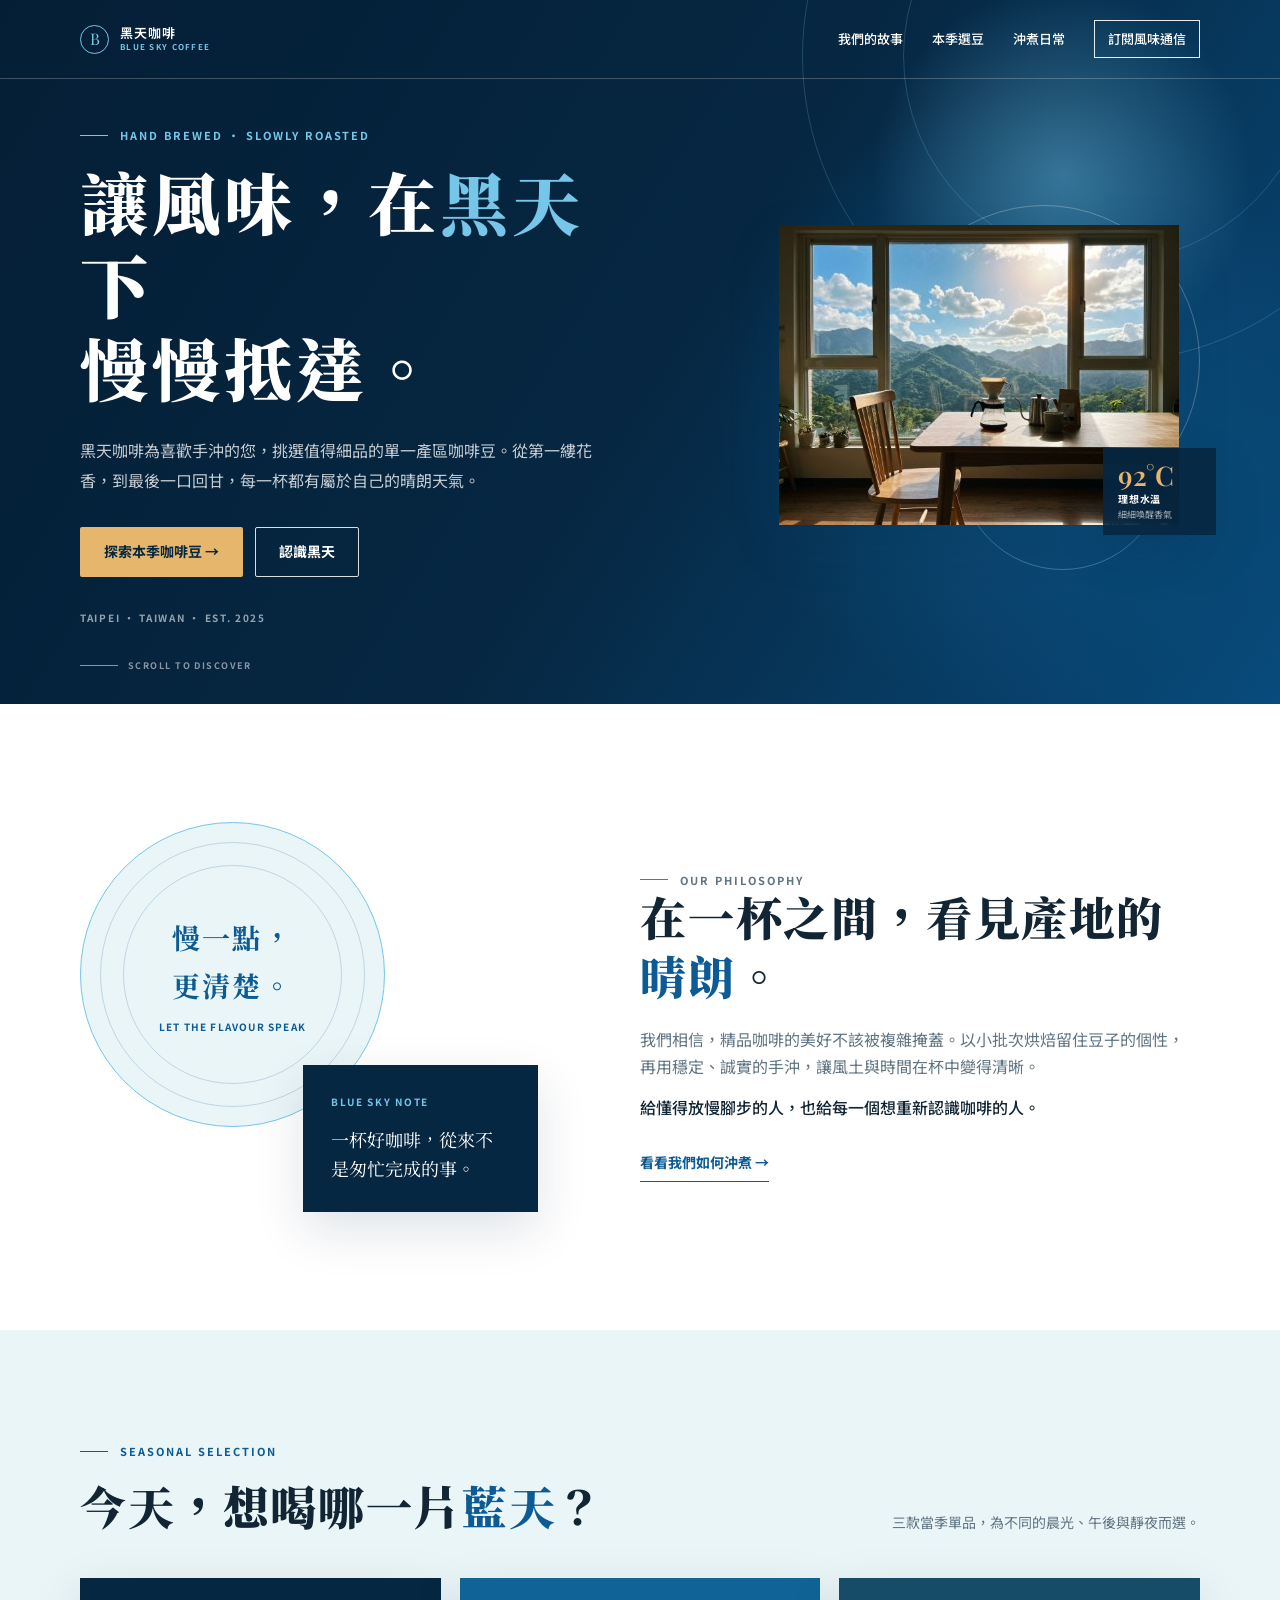
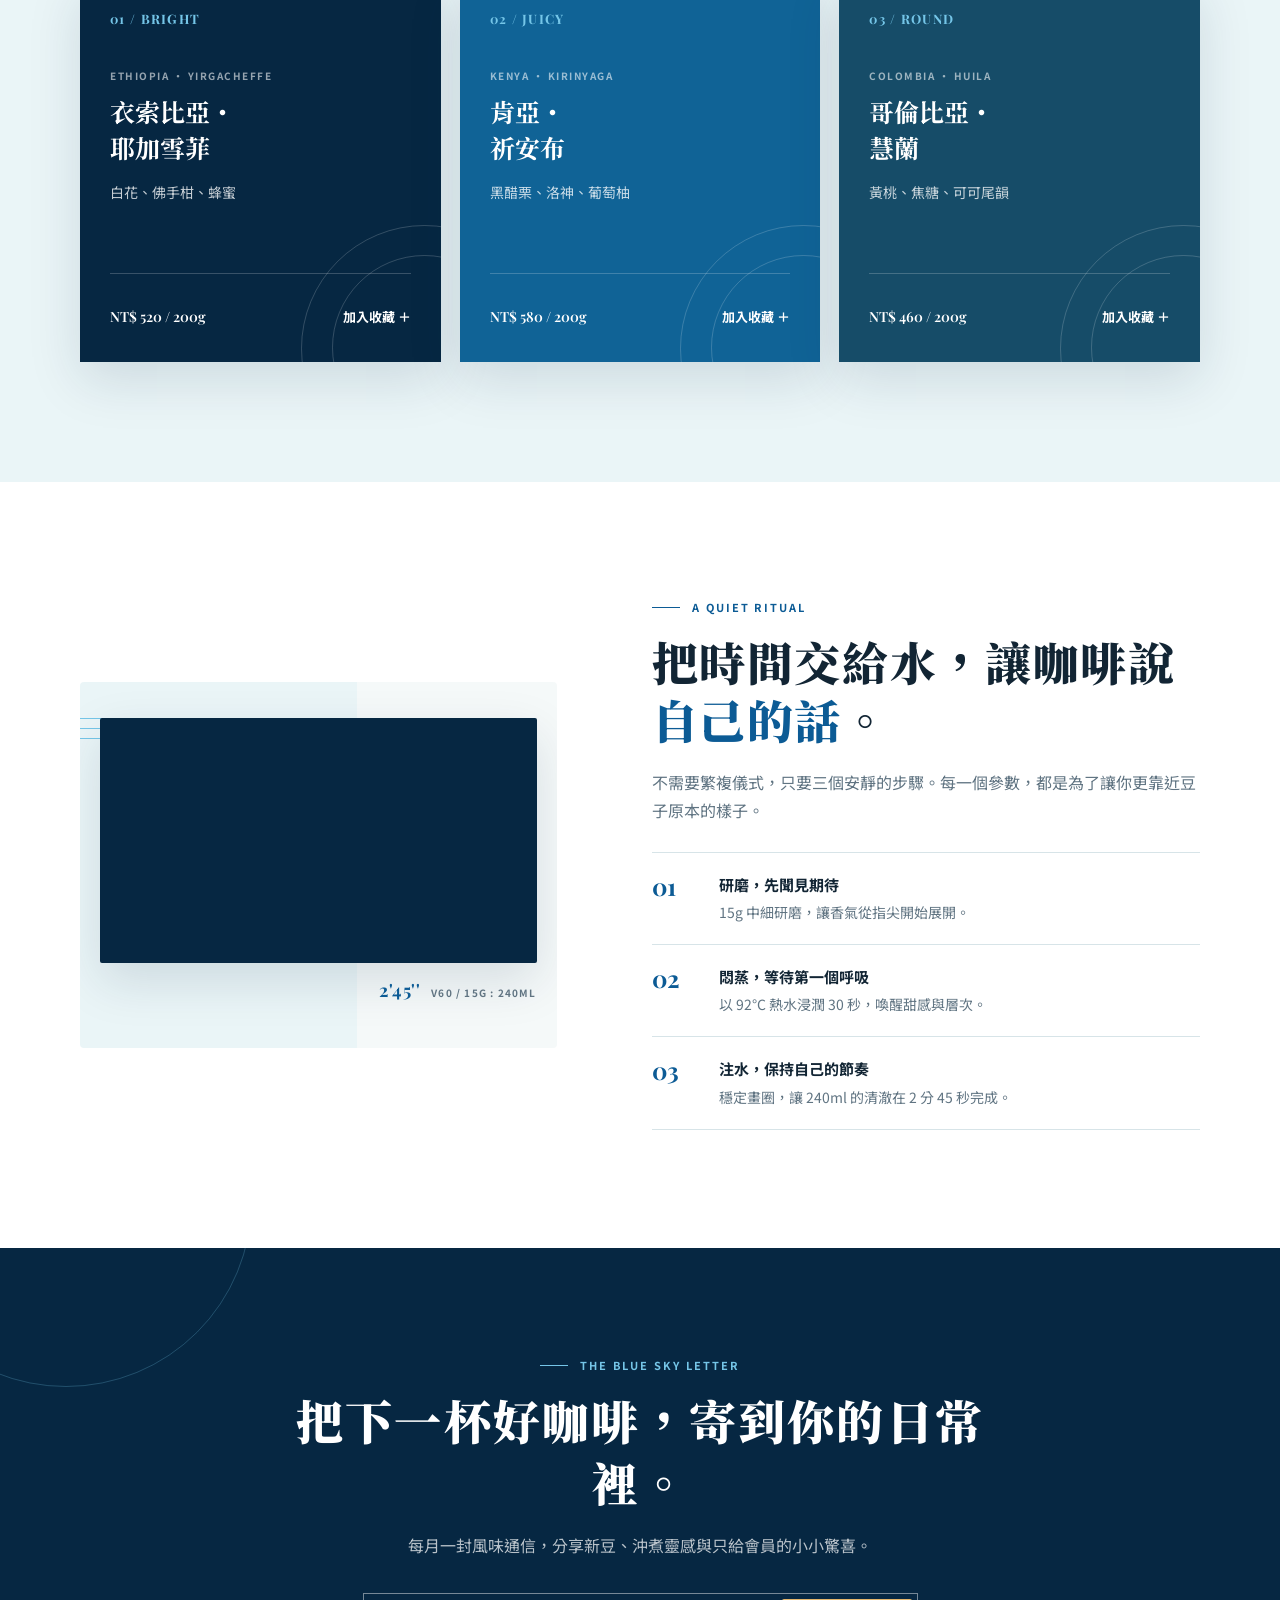
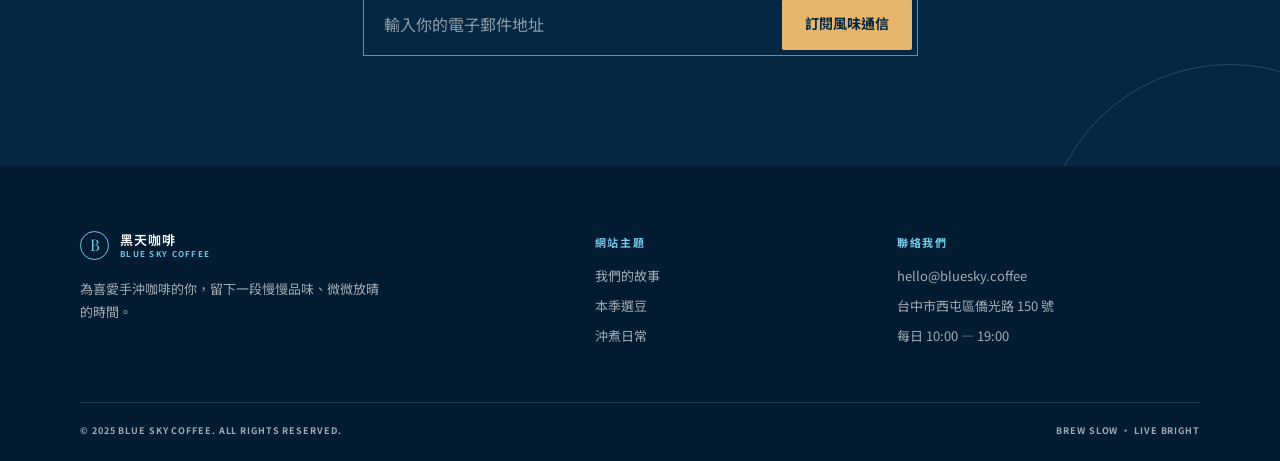
<file: onepage2/index.html>
<!DOCTYPE html>
<html lang="zh-Hant">
<head>
  <meta charset="UTF-8">
  <meta name="viewport" content="width=device-width, initial-scale=1.0">
  <meta name="description" content="黑天咖啡，為手沖咖啡愛好者挑選當季精品咖啡豆，讓每一杯都清澈、明亮、值得細品。">
  <title>黑天咖啡｜讓風味，慢慢抵達</title>
  <link rel="preconnect" href="https://fonts.googleapis.com">
  <link rel="preconnect" href="https://fonts.gstatic.com" crossorigin>
  <link href="https://fonts.googleapis.com/css2?family=Noto+Sans+TC:wght@400;500;600;700&family=Noto+Serif+TC:wght@600;700;900&family=Playfair+Display:wght@600;700&display=swap" rel="stylesheet">
  <style>
    :root {
      --navy: #062742;
      --blue: #0c5b95;
      --sky: #75c6e8;
      --mist: #eaf5f7;
      --cream: #fbfaf6;
      --ink: #122534;
      --muted: #607482;
      --line: #d7e4e8;
      --sand: #e5b66b;
      --shadow: 0 18px 50px rgba(6, 39, 66, .13);
    }

    * { box-sizing: border-box; }
    html { scroll-behavior: smooth; }
    body {
      margin: 0;
      color: var(--ink);
      background: var(--cream);
      font-family: "Noto Sans TC", sans-serif;
      font-size: 16px;
      line-height: 1.7;
      -webkit-font-smoothing: antialiased;
    }
    a { color: inherit; text-decoration: none; }
    button, input { font: inherit; }
    button { cursor: pointer; }
    img { display: block; max-width: 100%; }
    :focus-visible { outline: 3px solid var(--sky); outline-offset: 4px; }

    .wrap { width: min(1120px, calc(100% - 48px)); margin: 0 auto; }
    .eyebrow {
      display: flex;
      align-items: center;
      gap: 12px;
      margin: 0 0 17px;
      color: var(--blue);
      font-size: 11px;
      font-weight: 700;
      letter-spacing: .18em;
      line-height: 1.35;
    }
    .eyebrow::before { width: 28px; height: 1px; background: currentColor; content: ""; }
    .section-title {
      margin: 0;
      font-family: "Noto Serif TC", serif;
      font-size: clamp(30px, 4vw, 46px);
      font-weight: 900;
      letter-spacing: .035em;
      line-height: 1.28;
    }
    .blue-word { color: var(--blue); }
    .section-copy { margin: 20px 0 0; color: var(--muted); }
    .text-link {
      display: inline-block;
      margin-top: 29px;
      padding-bottom: 7px;
      border-bottom: 1px solid var(--blue);
      color: var(--blue);
      font-size: 14px;
      font-weight: 700;
      transition: color .2s ease, letter-spacing .2s ease;
    }
    .text-link:hover { color: var(--navy); letter-spacing: .04em; }

    /* Header */
    .site-header {
      position: absolute;
      z-index: 10;
      top: 0;
      left: 0;
      width: 100%;
      border-bottom: 1px solid rgba(255,255,255,.23);
      color: #fff;
    }
    .nav-bar {
      display: flex;
      align-items: center;
      justify-content: space-between;
      min-height: 78px;
    }
    .brand { display: inline-flex; align-items: center; gap: 11px; min-width: max-content; }
    .brand-mark {
      display: grid;
      width: 29px;
      height: 29px;
      place-items: center;
      border: 1px solid var(--sky);
      border-radius: 50%;
      color: var(--sky);
      font-family: "Playfair Display", serif;
      font-size: 16px;
      line-height: 1;
    }
    .brand-name { display: grid; gap: 0; font-size: 13px; font-weight: 600; letter-spacing: .08em; line-height: 1.3; }
    .brand-name small { color: var(--sky); font-size: 8px; font-weight: 700; letter-spacing: .16em; }
    .nav-links { display: flex; align-items: center; gap: 29px; list-style: none; margin: 0; padding: 0; }
    .nav-links a { position: relative; display: inline-block; padding: 8px 0; font-size: 13px; font-weight: 500; }
    .nav-links a:not(.nav-cta)::after {
      position: absolute;
      right: 0;
      bottom: 2px;
      width: 0;
      height: 1px;
      background: var(--sky);
      content: "";
      transition: width .25s ease;
    }
    .nav-links a:not(.nav-cta):hover::after { right: auto; left: 0; width: 100%; }
    .nav-links .nav-cta { padding: 7px 13px; border: 1px solid rgba(255,255,255,.9); transition: color .2s ease, background .2s ease; }
    .nav-links .nav-cta:hover { color: var(--navy); background: #fff; }
    .menu-toggle { display: none; border: 0; background: transparent; color: #fff; font-size: 26px; line-height: 1; }

    /* Hero */
    .hero {
      position: relative;
      isolation: isolate;
      display: grid;
      min-height: 704px;
      overflow: hidden;
      color: #fff;
      background:
        radial-gradient(circle at 83% 25%, rgba(117,198,232,.42), transparent 16%),
        radial-gradient(circle at 80% 57%, rgba(16,99,150,.52), transparent 28%),
        linear-gradient(122deg, #041e35 0%, var(--navy) 52%, #084b7c 100%);
    }
    .hero::before, .hero::after { position: absolute; z-index: -1; border: 1px solid rgba(117,198,232,.22); border-radius: 50%; content: ""; }
    .hero::before { width: 610px; height: 610px; top: -250px; right: -134px; }
    .hero::after { width: 410px; height: 410px; top: -150px; right: -35px; }
    .hero-inner { display: grid; grid-template-columns: 1.02fr .98fr; gap: 45px; align-items: center; width: min(1120px, calc(100% - 48px)); margin: 0 auto; padding: 122px 0 72px; }
    .hero .eyebrow { color: var(--sky); }
    .hero-title { max-width: 650px; margin: 0; font-family: "Noto Serif TC", serif; font-size: clamp(42px, 5.5vw, 68px); font-weight: 900; letter-spacing: .06em; line-height: 1.22; }
    .hero-title .sky-text { color: var(--sky); }
    .hero-lede { max-width: 535px; margin: 26px 0 0; color: rgba(255,255,255,.77); font-size: 16px; line-height: 1.9; }
    .hero-actions { display: flex; flex-wrap: wrap; gap: 12px; margin-top: 31px; }
    .button {
      display: inline-flex;
      align-items: center;
      justify-content: center;
      min-height: 50px;
      padding: 12px 23px;
      border: 1px solid transparent;
      border-radius: 2px;
      font-size: 14px;
      font-weight: 700;
      transition: transform .2s ease, box-shadow .2s ease, color .2s ease, background .2s ease;
    }
    .button:hover { transform: translateY(-2px); box-shadow: 0 9px 20px rgba(0,0,0,.15); }
    .button-primary { color: var(--navy); background: var(--sand); }
    .button-secondary { border-color: rgba(255,255,255,.85); color: #fff; background: transparent; }
    .button-secondary:hover { color: var(--navy); background: #fff; }
    .hero-place { margin: 32px 0 0; color: rgba(255,255,255,.58); font-size: 10px; font-weight: 700; letter-spacing: .17em; }
    .scroll-hint { position: absolute; bottom: 31px; left: max(24px, calc((100% - 1120px) / 2)); display: flex; align-items: center; gap: 10px; color: rgba(255,255,255,.52); font-size: 9px; font-weight: 700; letter-spacing: .16em; }
    .scroll-hint::before { width: 38px; height: 1px; background: currentColor; content: ""; }
    .hero-art { position: relative; justify-self: end; width: min(100%, 450px); padding: 21px 21px 25px 0; }
    .hero-art::before { position: absolute; top: 1px; right: 0; width: 310px; height: 310px; border: 1px solid rgba(255,255,255,.26); border-radius: 50%; content: ""; }
    .hero-art::after { position: absolute; right: 34px; bottom: -20px; width: 205px; height: 205px; border: 1px solid rgba(117,198,232,.4); border-radius: 50%; content: ""; }
    .hero-photo { position: relative; z-index: 1; width: 400px; height: 300px; margin-left: auto; object-fit: cover; box-shadow: var(--shadow); }
    .art-note { position: absolute; z-index: 2; right: -16px; bottom: 15px; display: grid; width: 113px; gap: 1px; padding: 14px 15px; color: #fff; background: rgba(6,39,66,.91); box-shadow: var(--shadow); }
    .art-note strong { color: var(--sand); font-family: "Playfair Display", serif; font-size: 27px; font-weight: 600; line-height: 1; }
    .art-note span { font-size: 10px; font-weight: 700; letter-spacing: .08em; }
    .art-note small { color: rgba(255,255,255,.64); font-size: 9px; line-height: 1.45; }

    /* Story */
    .story { padding: 118px 0; background: #fff; }
    .story-grid { display: grid; grid-template-columns: .9fr 1.1fr; gap: clamp(45px, 8vw, 105px); align-items: center; }
    .story-visual { position: relative; min-height: 390px; }
    .story-disc { position: absolute; top: 0; left: 0; display: grid; width: 305px; height: 305px; place-content: center; border: 1px solid var(--sky); border-radius: 50%; color: var(--blue); text-align: center; background: var(--mist); }
    .story-disc::before, .story-disc::after { position: absolute; border: 1px solid rgba(12,91,149,.2); border-radius: 50%; content: ""; }
    .story-disc::before { inset: 19px; }
    .story-disc::after { inset: 42px; }
    .story-disc b { position: relative; z-index: 1; font-family: "Noto Serif TC", serif; font-size: 28px; letter-spacing: .08em; }
    .story-disc span { position: relative; z-index: 1; margin-top: 8px; font-size: 10px; font-weight: 700; letter-spacing: .12em; }
    .story-card { position: absolute; right: 0; bottom: 0; width: 235px; padding: 28px; color: #fff; background: var(--navy); box-shadow: var(--shadow); }
    .story-card .card-label { display: block; color: var(--sky); font-size: 10px; font-weight: 700; letter-spacing: .17em; }
    .story-card p { margin: 15px 0 0; font-family: "Noto Serif TC", serif; font-size: 18px; line-height: 1.65; }
    .story-copy p { max-width: 570px; margin: 21px 0 0; color: var(--muted); }
    .story-copy p + p { margin-top: 14px; color: var(--ink); font-weight: 500; }

    /* Coffee */
    .coffee { padding: 114px 0 120px; background: var(--mist); }
    .section-heading { display: flex; align-items: end; justify-content: space-between; gap: 30px; margin-bottom: 43px; }
    .section-heading .section-copy { max-width: 310px; margin: 0; font-size: 14px; }
    .coffee-grid { display: grid; grid-template-columns: repeat(3, 1fr); gap: 19px; }
    .coffee-card { position: relative; display: flex; flex-direction: column; min-height: 384px; overflow: hidden; padding: 30px; color: #fff; background: var(--navy); box-shadow: var(--shadow); }
    .coffee-card:nth-child(2) { background: #106396; }
    .coffee-card:nth-child(3) { background: #164c68; }
    .coffee-card::before, .coffee-card::after { position: absolute; border: 1px solid rgba(255,255,255,.18); border-radius: 50%; content: ""; }
    .coffee-card::before { width: 245px; height: 245px; right: -107px; bottom: -110px; }
    .coffee-card::after { width: 183px; height: 183px; right: -76px; bottom: -78px; }
    .coffee-card > * { position: relative; z-index: 1; }
    .coffee-number { color: var(--sky); font-family: "Playfair Display", serif; font-size: 13px; font-weight: 700; letter-spacing: .1em; }
    .coffee-origin { margin-top: 37px; color: rgba(255,255,255,.58); font-size: 10px; font-weight: 700; letter-spacing: .15em; }
    .coffee-name { margin: 9px 0 0; font-family: "Noto Serif TC", serif; font-size: 25px; font-weight: 700; line-height: 1.45; }
    .coffee-taste { margin: 16px 0 0; color: rgba(255,255,255,.77); font-size: 14px; }
    .coffee-footer { display: flex; align-items: center; justify-content: space-between; gap: 10px; margin-top: auto; padding-top: 28px; border-top: 1px solid rgba(255,255,255,.2); }
    .coffee-price { font-family: "Playfair Display", serif; font-size: 14px; font-weight: 600; white-space: nowrap; }
    .collect-button { padding: 4px 0; border: 0; color: #fff; background: transparent; font-size: 13px; font-weight: 700; white-space: nowrap; transition: color .2s ease; }
    .collect-button:hover { color: var(--sand); }

    /* Brew */
    .brew { padding: 118px 0; background: #fff; }
    .brew-grid { display: grid; grid-template-columns: .93fr 1.07fr; gap: clamp(45px, 8vw, 95px); align-items: center; }
    .video-frame {
      position: relative;
      overflow: hidden;
      padding: 36px 20px 42px;
      background: linear-gradient(90deg, var(--mist) 0 58%, #f5f9f9 58%);
      border-radius: 4px;
    }
    .video-frame::before {
      position: absolute;
      top: 36px;
      left: 0;
      width: 86px;
      height: 1px;
      background: var(--sky);
      box-shadow: 0 10px 0 var(--sky), 0 20px 0 var(--sky);
      content: "";
    }
    .video-frame iframe {
      position: relative;
      z-index: 1;
      display: block;
      width: 100%;
      max-width: 560px;
      aspect-ratio: 16 / 9;
      height: auto;
      margin: 0 auto;
      border: 0;
      background: var(--navy);
      box-shadow: var(--shadow);
      border-radius: 2px;
    }
    .brew-caption {
      position: relative;
      z-index: 1;
      display: flex;
      justify-content: flex-end;
      align-items: baseline;
      gap: 10px;
      max-width: 560px;
      margin: 12px auto 0;
      color: var(--blue);
      text-align: right;
    }
    .brew-caption strong { font-family: "Playfair Display", serif; font-size: 18px; letter-spacing: .05em; }
    .brew-caption span { font-size: 10px; font-weight: 700; letter-spacing: .12em; color: var(--muted); }
    .brew-copy .section-copy { margin-bottom: 28px; }
    .brew-steps { list-style: none; margin: 0; padding: 0; border-top: 1px solid var(--line); }
    .brew-steps li { display: grid; grid-template-columns: 55px 1fr; gap: 12px; padding: 19px 0; border-bottom: 1px solid var(--line); }
    .step-number { color: var(--blue); font-family: "Playfair Display", serif; font-size: 24px; font-weight: 700; line-height: 1.2; }
    .step-content strong { display: block; font-size: 15px; }
    .step-content p { margin: 4px 0 0; color: var(--muted); font-size: 14px; }

    /* Subscribe and footer */
    .visit { position: relative; overflow: hidden; padding: 110px 0; color: #fff; text-align: center; background: var(--navy); }
    .visit::before, .visit::after { position: absolute; width: 370px; height: 370px; border: 1px solid rgba(117,198,232,.25); border-radius: 50%; content: ""; }
    .visit::before { top: -233px; left: -120px; }
    .visit::after { right: -136px; bottom: -270px; }
    .visit-inner { position: relative; z-index: 1; max-width: 700px; margin: 0 auto; }
    .visit .eyebrow { justify-content: center; color: var(--sky); }
    .visit-title { margin: 0; font-family: "Noto Serif TC", serif; font-size: clamp(30px, 4.5vw, 47px); font-weight: 900; letter-spacing: .045em; line-height: 1.3; }
    .visit-copy { max-width: 490px; margin: 20px auto 0; color: rgba(255,255,255,.72); }
    .subscribe-form { display: flex; max-width: 555px; margin: 34px auto 0; padding: 5px; border: 1px solid rgba(255,255,255,.45); }
    .subscribe-form input { min-width: 0; flex: 1; padding: 12px 15px; border: 0; outline: 0; color: #fff; background: transparent; }
    .subscribe-form input::placeholder { color: rgba(255,255,255,.54); }
    .subscribe-form .button { flex: 0 0 auto; min-height: 48px; border: 0; }
    .site-footer { padding: 65px 0 23px; color: rgba(255,255,255,.63); background: #031c31; }
    .footer-grid { display: grid; grid-template-columns: 1.5fr .8fr 1fr; gap: 60px; }
    .footer-brand .brand { color: #fff; }
    .footer-brand p { max-width: 300px; margin: 17px 0 0; font-size: 13px; line-height: 1.8; }
    .footer-title { margin: 2px 0 13px; color: var(--sky); font-size: 11px; font-weight: 700; letter-spacing: .16em; }
    .footer-links { display: grid; gap: 8px; list-style: none; margin: 0; padding: 0; font-size: 13px; }
    .footer-links a:hover { color: #fff; }
    .footer-bottom { display: flex; justify-content: space-between; gap: 20px; margin-top: 55px; padding-top: 20px; border-top: 1px solid rgba(255,255,255,.13); font-size: 9px; font-weight: 700; letter-spacing: .1em; }

    /* Motion */
    .reveal { opacity: 0; transform: translateY(18px); transition: opacity .65s ease, transform .65s ease; }
    .reveal.visible { opacity: 1; transform: none; }
    .toast { position: fixed; z-index: 30; right: 22px; bottom: 22px; max-width: min(360px, calc(100% - 44px)); padding: 14px 18px; border-left: 3px solid var(--sand); color: #fff; background: var(--navy); box-shadow: var(--shadow); opacity: 0; pointer-events: none; transform: translateY(12px); transition: opacity .25s ease, transform .25s ease; }
    .toast.show { opacity: 1; transform: translateY(0); }

    @media (max-width: 820px) {
      .nav-bar { position: relative; }
      .menu-toggle { display: block; }
      .nav-links { position: absolute; top: 78px; left: -24px; right: -24px; display: grid; gap: 0; max-height: 0; overflow: hidden; padding: 0 24px; background: #05233c; transition: max-height .3s ease, padding .3s ease; }
      .nav-links.open { max-height: 300px; padding-top: 11px; padding-bottom: 16px; }
      .nav-links a { display: block; padding: 10px 0; }
      .nav-links .nav-cta { display: inline-block; margin-top: 6px; padding: 8px 12px; }
      .hero { min-height: 710px; }
      .hero-inner { grid-template-columns: 1fr; gap: 18px; padding-top: 118px; }
      .hero-art { width: min(100%, 510px); margin: 0 auto; padding-top: 0; justify-self: center; transform: scale(.72); transform-origin: top center; height: 245px; }
      .scroll-hint { display: none; }
      .story-grid, .brew-grid { grid-template-columns: 1fr; }
      .story-visual { max-width: 450px; width: 100%; margin: 0 auto; }
      .coffee-grid { grid-template-columns: repeat(2, 1fr); }
      .coffee-card:nth-child(3) { grid-column: span 2; }
      .footer-grid { grid-template-columns: 1fr 1fr; gap: 38px; }
      .footer-brand { grid-column: span 2; }
    }

    @media (max-width: 560px) {
      .wrap, .hero-inner { width: calc(100% - 34px); }
      .brand-name { font-size: 12px; }
      .hero { min-height: 680px; }
      .hero-inner { padding-top: 109px; padding-bottom: 37px; }
      .hero-title { font-size: 40px; }
      .hero-lede { margin-top: 19px; font-size: 14px; line-height: 1.85; }
      .hero-actions { margin-top: 24px; }
      .hero-place { margin-top: 22px; }
      .hero-art { height: 203px; transform: scale(.62); }
      .art-note { display: none; }
      .story, .coffee, .brew, .visit { padding-top: 76px; padding-bottom: 76px; }
      .story-visual { min-height: 330px; }
      .story-disc { width: 245px; height: 245px; }
      .story-disc b { font-size: 23px; }
      .story-card { width: 185px; padding: 21px; }
      .story-card p { font-size: 15px; }
      .section-heading { display: block; margin-bottom: 31px; }
      .section-heading .section-copy { margin-top: 15px; }
      .coffee-grid { grid-template-columns: 1fr; }
      .coffee-card, .coffee-card:nth-child(3) { grid-column: auto; min-height: 330px; }
      .video-frame { padding: 24px 12px 30px; }
      .video-frame::before { top: 24px; width: 62px; }
      .subscribe-form { display: grid; gap: 7px; padding: 0; border: 0; }
      .subscribe-form input { width: 100%; min-height: 51px; border: 1px solid rgba(255,255,255,.45); }
      .subscribe-form .button { width: 100%; }
      .footer-grid { grid-template-columns: 1fr; gap: 31px; }
      .footer-brand { grid-column: auto; }
      .footer-bottom { display: grid; gap: 9px; margin-top: 39px; line-height: 1.6; }
    }

    @media (prefers-reduced-motion: reduce) {
      html { scroll-behavior: auto; }
      *, *::before, *::after { transition-duration: .01ms !important; animation-duration: .01ms !important; animation-iteration-count: 1 !important; }
      .reveal { opacity: 1; transform: none; }
    }
  </style>
</head>
<body>
  <header class="site-header" id="top">
    <nav class="nav-bar wrap" aria-label="主要導覽">
      <a class="brand" href="#top" aria-label="回到黑天咖啡首頁">
        <span class="brand-mark" aria-hidden="true">B</span>
        <span class="brand-name">黑天咖啡 <small>BLUE SKY COFFEE</small></span>
      </a>
      <button class="menu-toggle" type="button" aria-controls="navLinks" aria-expanded="false" aria-label="開啟導覽選單">☰</button>
      <ul class="nav-links" id="navLinks">
        <li><a href="#story">我們的故事</a></li>
        <li><a href="#coffee">本季選豆</a></li>
        <li><a href="#brew">沖煮日常</a></li>
        <li><a class="nav-cta" href="#visit">訂閱風味通信</a></li>
      </ul>
    </nav>
  </header>

  <main>
    <section class="hero" aria-labelledby="heroTitle">
      <div class="hero-inner">
        <div class="hero-content reveal">
          <p class="eyebrow">HAND BREWED · SLOWLY ROASTED</p>
          <h1 class="hero-title" id="heroTitle">讓風味，在<span class="sky-text">黑天</span>下<br>慢慢抵達。</h1>
          <p class="hero-lede">黑天咖啡為喜歡手沖的您，挑選值得細品的單一產區咖啡豆。從第一縷花香，到最後一口回甘，每一杯都有屬於自己的晴朗天氣。</p>
          <div class="hero-actions">
            <a class="button button-primary" href="#coffee">探索本季咖啡豆 →</a>
            <a class="button button-secondary" href="#story">認識黑天</a>
          </div>
          <p class="hero-place">TAIPEI · TAIWAN · EST. 2025</p>
        </div>
        <div class="hero-art reveal" aria-label="窗邊手沖咖啡與山景">
          <img class="hero-photo" src="images/hero.jpg" width="400" height="300" alt="窗邊的手沖咖啡與遠方山景">
          <div class="art-note" aria-hidden="true"><strong>92°C</strong><span>理想水溫</span><small>細細喚醒香氣</small></div>
        </div>
      </div>
      <span class="scroll-hint" aria-hidden="true">SCROLL TO DISCOVER</span>
    </section>

    <section class="story" id="story" aria-labelledby="storyTitle">
      <div class="wrap story-grid">
        <div class="story-visual reveal" aria-hidden="true">
          <div class="story-disc"><b>慢一點，<br>更清楚。</b><span>LET THE FLAVOUR SPEAK</span></div>
          <div class="story-card"><span class="card-label">BLUE SKY NOTE</span><p>一杯好咖啡，從來不是匆忙完成的事。</p></div>
        </div>
        <div class="story-copy reveal">
          <p class="eyebrow">OUR PHILOSOPHY</p>
          <h2 class="section-title" id="storyTitle">在一杯之間，看見產地的<span class="blue-word">晴朗</span>。</h2>
          <p>我們相信，精品咖啡的美好不該被複雜掩蓋。以小批次烘焙留住豆子的個性，再用穩定、誠實的手沖，讓風土與時間在杯中變得清晰。</p>
          <p>給懂得放慢腳步的人，也給每一個想重新認識咖啡的人。</p>
          <a class="text-link" href="#brew">看看我們如何沖煮 →</a>
        </div>
      </div>
    </section>

    <section class="coffee" id="coffee" aria-labelledby="coffeeTitle">
      <div class="wrap">
        <div class="section-heading reveal">
          <div>
            <p class="eyebrow">SEASONAL SELECTION</p>
            <h2 class="section-title" id="coffeeTitle">今天，想喝哪一片<span class="blue-word">藍天</span>？</h2>
          </div>
          <p class="section-copy">三款當季單品，為不同的晨光、午後與靜夜而選。</p>
        </div>
        <div class="coffee-grid">
          <article class="coffee-card reveal">
            <span class="coffee-number">01 / BRIGHT</span>
            <span class="coffee-origin">ETHIOPIA · YIRGACHEFFE</span>
            <h3 class="coffee-name">衣索比亞・<br>耶加雪菲</h3>
            <p class="coffee-taste">白花、佛手柑、蜂蜜</p>
            <div class="coffee-footer"><span class="coffee-price">NT$ 520 / 200g</span><button class="collect-button" type="button" data-coffee="衣索比亞・耶加雪菲">加入收藏 ＋</button></div>
          </article>
          <article class="coffee-card reveal">
            <span class="coffee-number">02 / JUICY</span>
            <span class="coffee-origin">KENYA · KIRINYAGA</span>
            <h3 class="coffee-name">肯亞・<br>祈安布</h3>
            <p class="coffee-taste">黑醋栗、洛神、葡萄柚</p>
            <div class="coffee-footer"><span class="coffee-price">NT$ 580 / 200g</span><button class="collect-button" type="button" data-coffee="肯亞・祈安布">加入收藏 ＋</button></div>
          </article>
          <article class="coffee-card reveal">
            <span class="coffee-number">03 / ROUND</span>
            <span class="coffee-origin">COLOMBIA · HUILA</span>
            <h3 class="coffee-name">哥倫比亞・<br>慧蘭</h3>
            <p class="coffee-taste">黃桃、焦糖、可可尾韻</p>
            <div class="coffee-footer"><span class="coffee-price">NT$ 460 / 200g</span><button class="collect-button" type="button" data-coffee="哥倫比亞・慧蘭">加入收藏 ＋</button></div>
          </article>
        </div>
      </div>
    </section>

    <section class="brew" id="brew" aria-labelledby="brewTitle">
      <div class="wrap brew-grid">
        <div class="video-frame reveal">
          <iframe width="560" height="315" src="https://www.youtube.com/embed/hMOYa4EBntI" title="黑天咖啡沖煮影片" allow="accelerometer; autoplay; clipboard-write; encrypted-media; gyroscope; picture-in-picture; web-share" referrerpolicy="strict-origin-when-cross-origin" allowfullscreen></iframe>
          <div class="brew-caption" aria-label="沖煮參數">
            <strong>2'45''</strong>
            <span>V60 / 15G : 240ML</span>
          </div>
        </div>
        <div class="brew-copy reveal">
          <p class="eyebrow">A QUIET RITUAL</p>
          <h2 class="section-title" id="brewTitle">把時間交給水，讓咖啡說<span class="blue-word">自己的話</span>。</h2>
          <p class="section-copy">不需要繁複儀式，只要三個安靜的步驟。每一個參數，都是為了讓你更靠近豆子原本的樣子。</p>
          <ol class="brew-steps">
            <li><span class="step-number">01</span><div class="step-content"><strong>研磨，先聞見期待</strong><p>15g 中細研磨，讓香氣從指尖開始展開。</p></div></li>
            <li><span class="step-number">02</span><div class="step-content"><strong>悶蒸，等待第一個呼吸</strong><p>以 92°C 熱水浸潤 30 秒，喚醒甜感與層次。</p></div></li>
            <li><span class="step-number">03</span><div class="step-content"><strong>注水，保持自己的節奏</strong><p>穩定畫圈，讓 240ml 的清澈在 2 分 45 秒完成。</p></div></li>
          </ol>
        </div>
      </div>
    </section>

    <section class="visit" id="visit" aria-labelledby="visitTitle">
      <div class="wrap visit-inner reveal">
        <p class="eyebrow">THE BLUE SKY LETTER</p>
        <h2 class="visit-title" id="visitTitle">把下一杯好咖啡，寄到你的日常裡。</h2>
        <p class="visit-copy">每月一封風味通信，分享新豆、沖煮靈感與只給會員的小小驚喜。</p>
        <form class="subscribe-form" id="subscribeForm">
          <input type="email" aria-label="電子郵件地址" placeholder="輸入你的電子郵件地址" required>
          <button class="button button-primary" type="submit">訂閱風味通信</button>
        </form>
      </div>
    </section>
  </main>

  <footer class="site-footer">
    <div class="wrap">
      <div class="footer-grid">
        <div class="footer-brand">
          <a class="brand" href="#top" aria-label="回到黑天咖啡首頁"><span class="brand-mark" aria-hidden="true">B</span><span class="brand-name">黑天咖啡 <small>BLUE SKY COFFEE</small></span></a>
          <p>為喜愛手沖咖啡的你，留下一段慢慢品味、微微放晴的時間。</p>
        </div>
        <div>
          <p class="footer-title">網站主題</p>
          <ul class="footer-links"><li><a href="#story">我們的故事</a></li><li><a href="#coffee">本季選豆</a></li><li><a href="#brew">沖煮日常</a></li></ul>
        </div>
        <div>
          <p class="footer-title">聯絡我們</p>
          <ul class="footer-links"><li><a href="mailto:hello@bluesky.coffee">hello@bluesky.coffee</a></li><li>台中市西屯區僑光路 150 號</li><li>每日 10:00 — 19:00</li></ul>
        </div>
      </div>
      <div class="footer-bottom"><span>© 2025 BLUE SKY COFFEE. ALL RIGHTS RESERVED.</span><span>BREW SLOW · LIVE BRIGHT</span></div>
    </div>
  </footer>

  <div class="toast" id="toast" role="status" aria-live="polite"></div>

  <script>
    const menuToggle = document.querySelector('.menu-toggle');
    const navLinks = document.querySelector('.nav-links');
    const toast = document.querySelector('#toast');
    let toastTimer;

    function closeMenu() {
      navLinks.classList.remove('open');
      menuToggle.setAttribute('aria-expanded', 'false');
      menuToggle.setAttribute('aria-label', '開啟導覽選單');
      menuToggle.textContent = '☰';
    }

    menuToggle.addEventListener('click', () => {
      const isOpen = navLinks.classList.toggle('open');
      menuToggle.setAttribute('aria-expanded', String(isOpen));
      menuToggle.setAttribute('aria-label', isOpen ? '關閉導覽選單' : '開啟導覽選單');
      menuToggle.textContent = isOpen ? '×' : '☰';
    });

    navLinks.querySelectorAll('a').forEach(link => link.addEventListener('click', closeMenu));

    function showToast(message) {
      window.clearTimeout(toastTimer);
      toast.textContent = message;
      toast.classList.add('show');
      toastTimer = window.setTimeout(() => toast.classList.remove('show'), 2600);
    }

    document.querySelectorAll('[data-coffee]').forEach(button => {
      button.addEventListener('click', () => showToast(`已將「${button.dataset.coffee}」加入你的收藏。`));
    });

    document.querySelector('#subscribeForm').addEventListener('submit', event => {
      event.preventDefault();
      if (!event.currentTarget.checkValidity()) return;
      event.currentTarget.reset();
      showToast('謝謝訂閱，下一封晴朗的風味通信即將寄出。');
    });

    const prefersReducedMotion = window.matchMedia('(prefers-reduced-motion: reduce)').matches;
    const reveals = document.querySelectorAll('.reveal');
    if (prefersReducedMotion || !('IntersectionObserver' in window)) {
      reveals.forEach(element => element.classList.add('visible'));
    } else {
      const observer = new IntersectionObserver(entries => {
        entries.forEach(entry => {
          if (entry.isIntersecting) {
            entry.target.classList.add('visible');
            observer.unobserve(entry.target);
          }
        });
      }, { threshold: .12 });
      reveals.forEach(element => observer.observe(element));
    }
  </script>
</body>
</html>
</file>
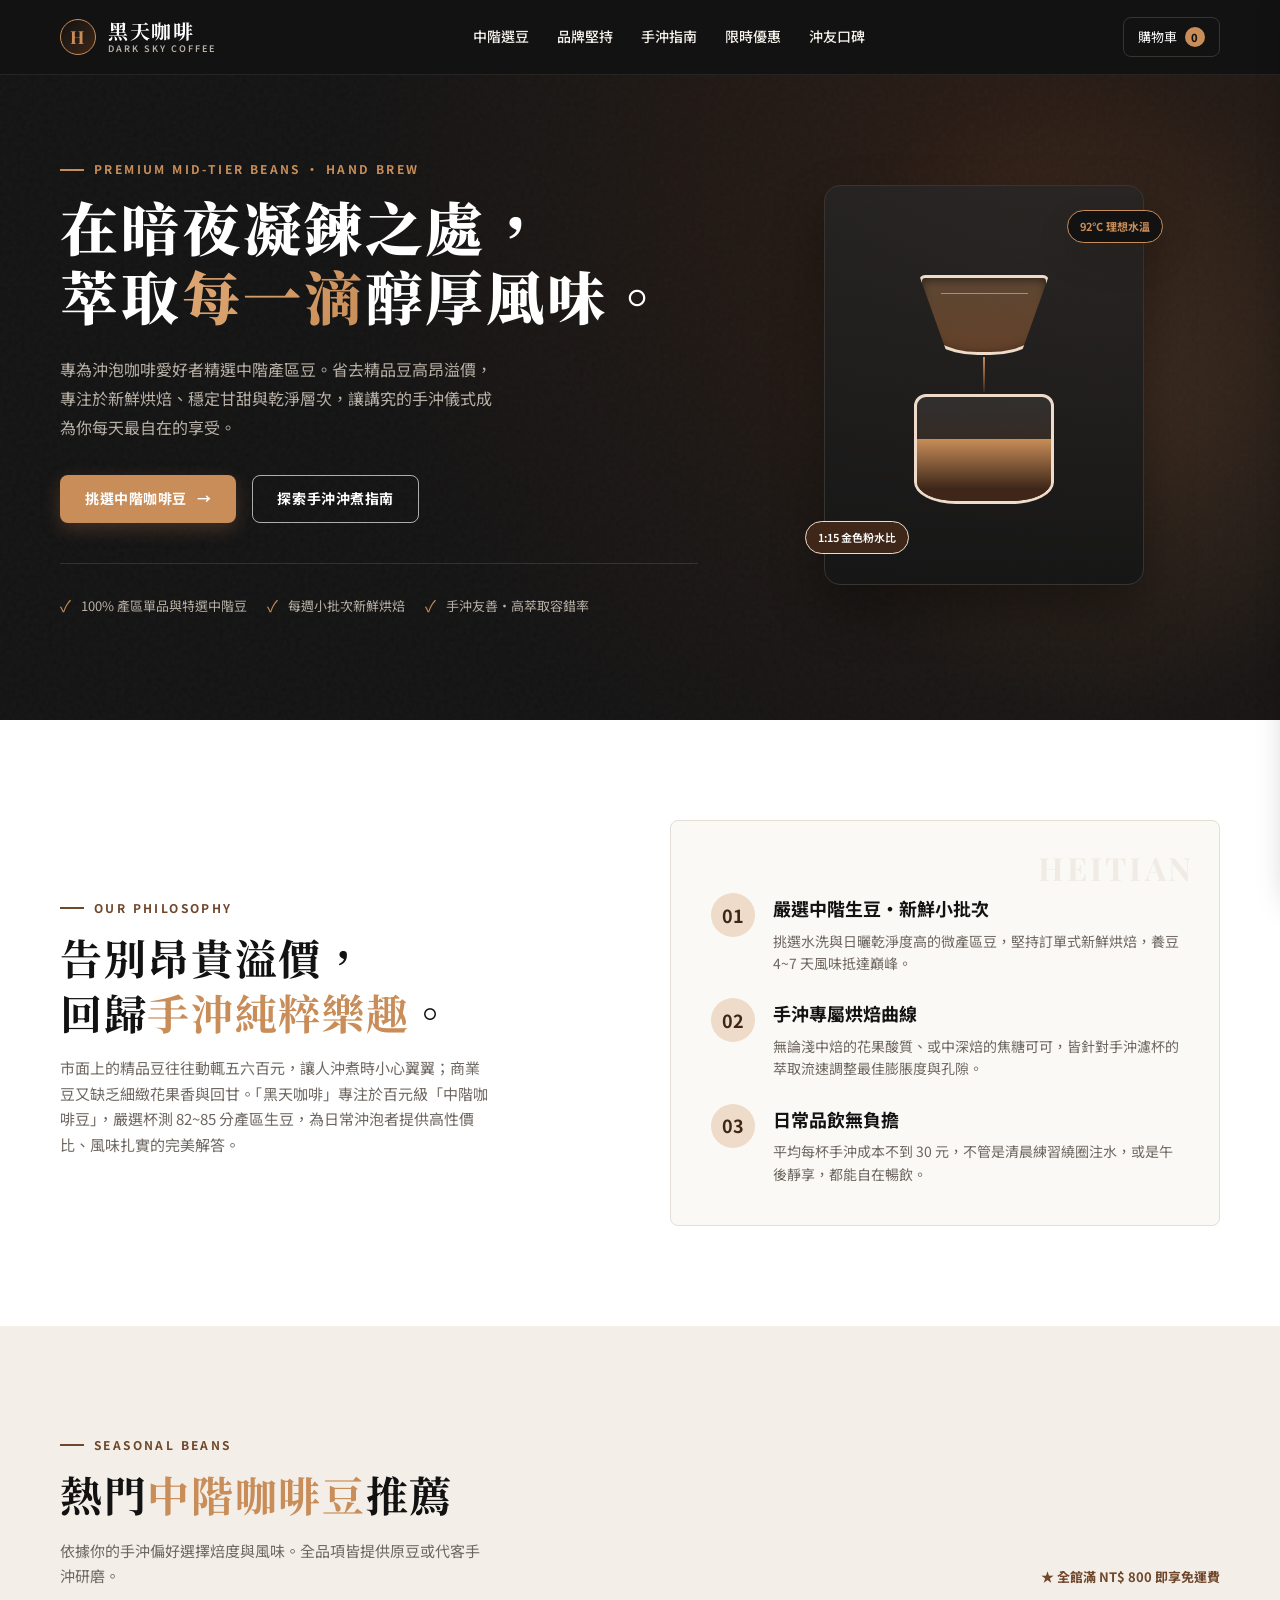
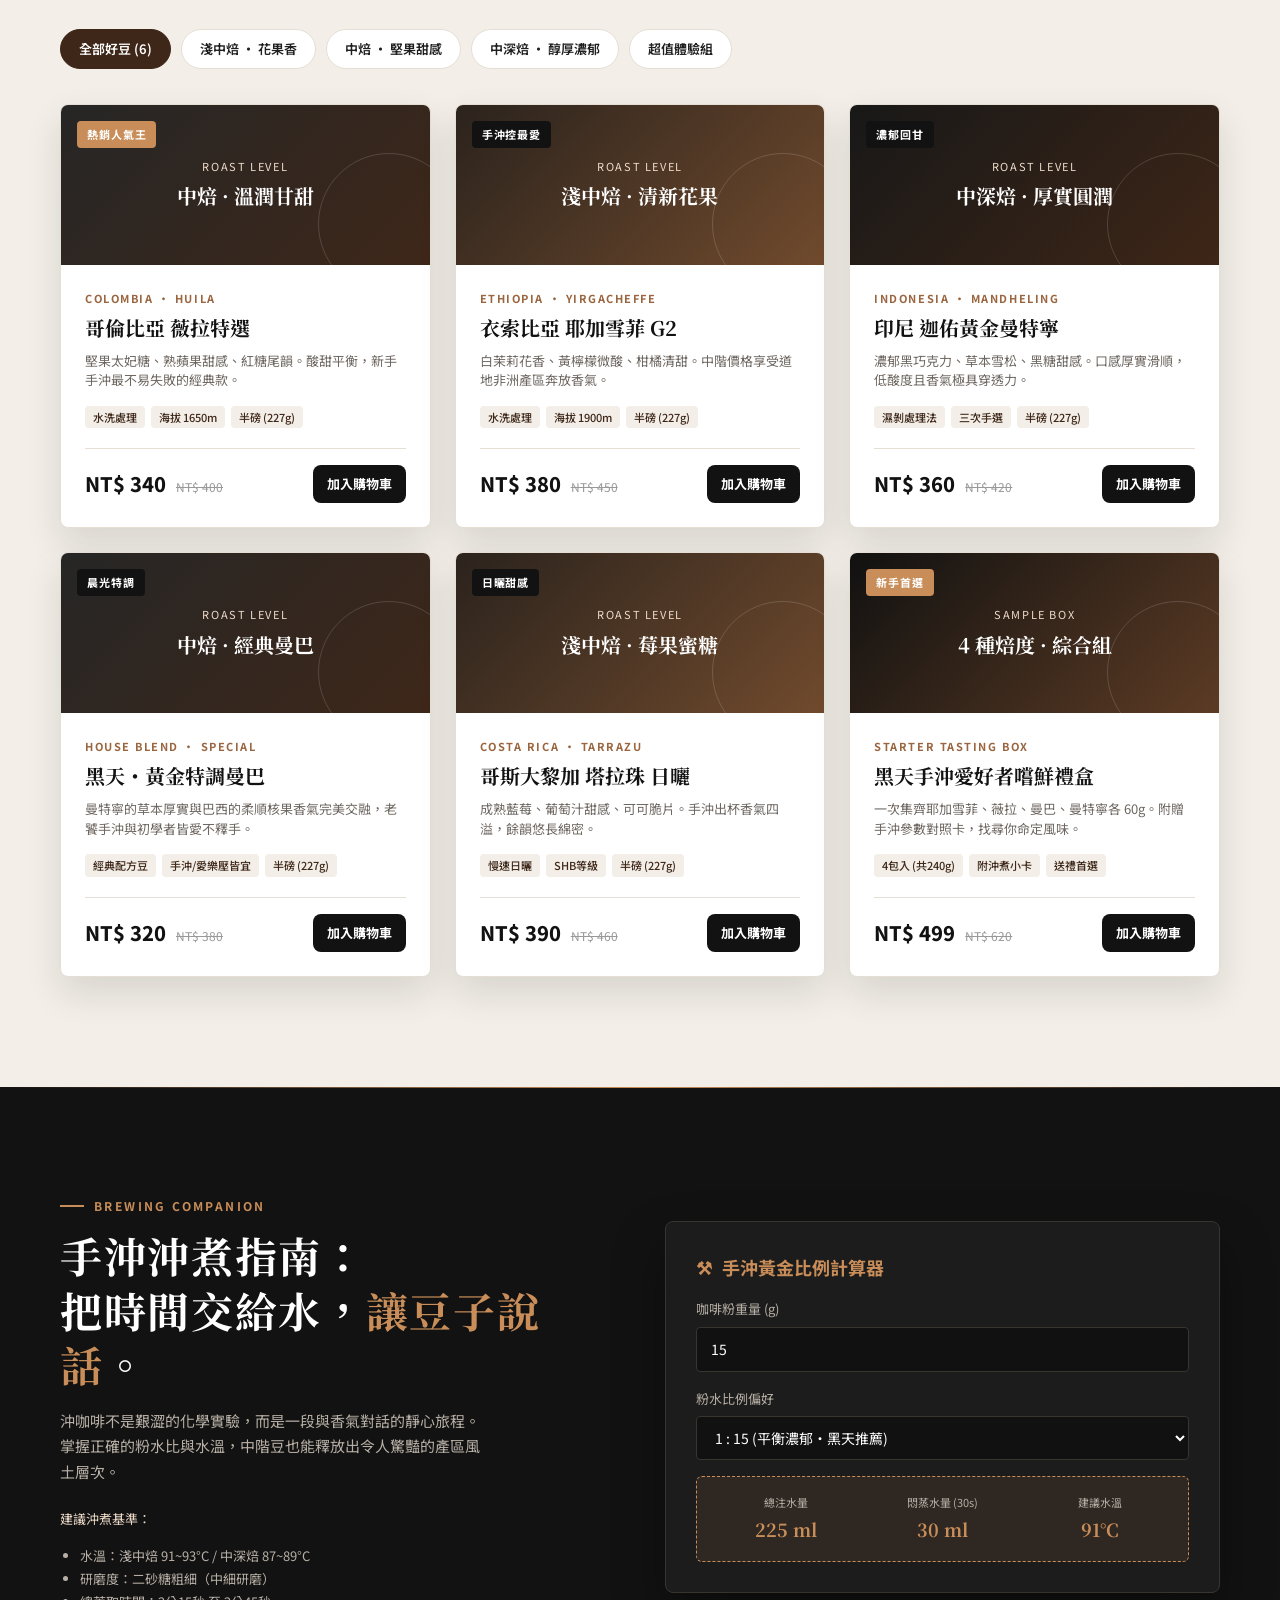
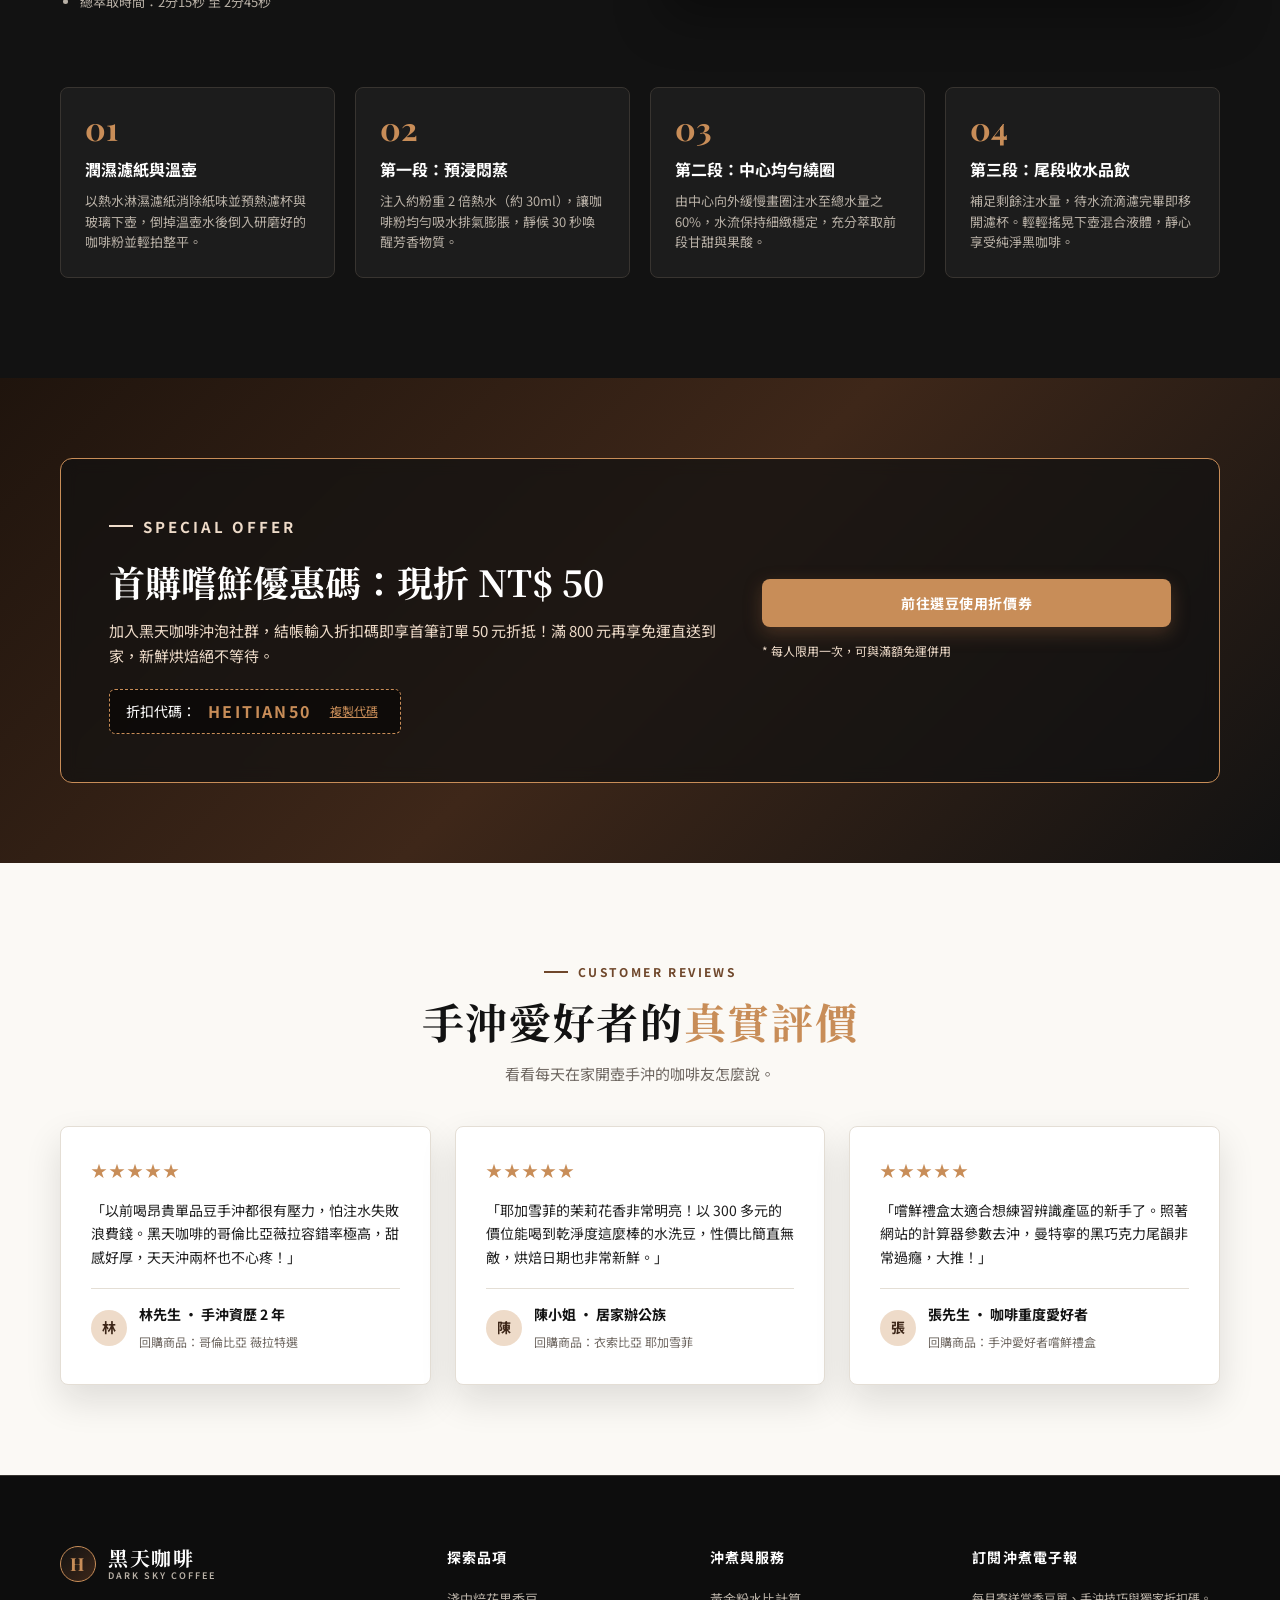
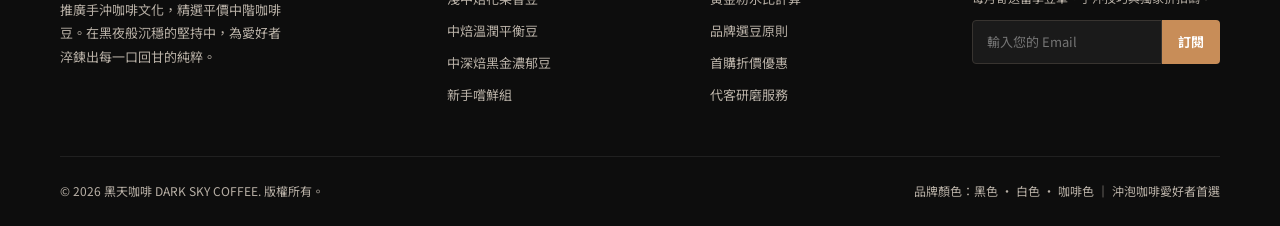
<file: outline/index.html>
<!DOCTYPE html>
<html lang="zh-Hant">
<head>
  <meta charset="UTF-8">
  <meta name="viewport" content="width=device-width, initial-scale=1.0">
  <meta name="description" content="黑天咖啡 DARK SKY COFFEE — 專為沖泡咖啡愛好者打造的中階精選咖啡豆品牌。提供產區優選咖啡豆、手沖沖煮指南與超值品飲組合，讓日常手沖更加醇厚迷人。">
  <title>黑天咖啡 DARK SKY COFFEE ｜ 專為沖泡喜好者打造的中階精選咖啡豆</title>
  <link rel="preconnect" href="https://fonts.googleapis.com">
  <link rel="preconnect" href="https://fonts.gstatic.com" crossorigin>
  <link href="https://fonts.googleapis.com/css2?family=Noto+Sans+TC:wght@400;500;600;700&family=Noto+Serif+TC:wght@500;600;700;900&family=Playfair+Display:ital,wght@0,600;0,700;1,600&display=swap" rel="stylesheet">
  <style>
    :root {
      /* 品牌規格顏色：黑色、白色、咖啡色 */
      --black: #121212;
      --black-card: #1c1c1c;
      --black-soft: #262626;
      --white: #ffffff;
      --white-off: #fbf9f5;
      --white-muted: #f3efe8;
      --coffee-dark: #3e2719;
      --coffee-main: #6f472b;
      --coffee-light: #9a653f;
      --coffee-accent: #c88d58;
      --coffee-cream: #eedbc9;
      --text-dark: #1f1f1f;
      --text-muted: #6e6761;
      --text-light: #f5f1eb;
      --text-light-muted: #b8b0a6;
      --border-dark: #383430;
      --border-light: #e4ded5;
      --shadow: 0 16px 36px rgba(18, 18, 18, 0.12);
      --shadow-lg: 0 24px 50px rgba(0, 0, 0, 0.35);
      --radius: 8px;
    }

    * { box-sizing: border-box; }
    html { scroll-behavior: smooth; }
    body {
      margin: 0;
      padding: 0;
      font-family: "Noto Sans TC", -apple-system, BlinkMacSystemFont, "Segoe UI", Roboto, sans-serif;
      font-size: 16px;
      line-height: 1.7;
      color: var(--text-dark);
      background-color: var(--white-off);
      -webkit-font-smoothing: antialiased;
    }

    a { color: inherit; text-decoration: none; }
    button, input, select { font: inherit; }
    button { cursor: pointer; }
    .wrap { width: min(1160px, calc(100% - 48px)); margin: 0 auto; }
    .serif { font-family: "Noto Serif TC", serif; }

    /* 徽章與標題通用 */
    .eyebrow {
      display: inline-flex;
      align-items: center;
      gap: 10px;
      margin: 0 0 12px;
      font-size: 12px;
      font-weight: 700;
      letter-spacing: .2em;
      text-transform: uppercase;
      color: var(--coffee-accent);
    }
    .eyebrow::before {
      content: "";
      width: 24px;
      height: 2px;
      background: currentColor;
    }
    .eyebrow-dark { color: var(--coffee-main); }

    .section-title {
      margin: 0;
      font: 700 clamp(28px, 3.8vw, 42px)/1.3 "Noto Serif TC", serif;
      letter-spacing: .04em;
      color: var(--black);
    }
    .section-title.light { color: var(--white); }
    .section-title em {
      font-style: normal;
      color: var(--coffee-accent);
      position: relative;
    }
    .section-desc {
      max-width: 54ch;
      margin: 16px 0 0;
      color: var(--text-muted);
      font-size: 15px;
    }
    .section-desc.light { color: var(--text-light-muted); }

    /* 按鈕樣式 */
    .btn {
      display: inline-flex;
      align-items: center;
      justify-content: center;
      gap: 10px;
      min-height: 48px;
      padding: 11px 24px;
      border: 1px solid transparent;
      border-radius: var(--radius);
      font-size: 14px;
      font-weight: 700;
      letter-spacing: .04em;
      transition: all .25s ease;
      text-align: center;
    }
    .btn-coffee {
      background: var(--coffee-accent);
      color: var(--white);
      box-shadow: 0 6px 18px rgba(154, 101, 63, 0.35);
    }
    .btn-coffee:hover {
      background: #b57a46;
      transform: translateY(-2px);
      box-shadow: 0 10px 24px rgba(154, 101, 63, 0.45);
    }
    .btn-outline-white {
      background: transparent;
      border-color: rgba(255, 255, 255, 0.65);
      color: var(--white);
    }
    .btn-outline-white:hover {
      background: rgba(255, 255, 255, 0.12);
      border-color: var(--white);
      transform: translateY(-2px);
    }
    .btn-dark {
      background: var(--black);
      color: var(--white);
    }
    .btn-dark:hover {
      background: var(--coffee-dark);
      transform: translateY(-2px);
    }
    .btn-sm {
      min-height: 38px;
      padding: 8px 16px;
      font-size: 13px;
    }

    /* 頂部導覽列 Header */
    .site-header {
      position: fixed;
      top: 0;
      left: 0;
      right: 0;
      z-index: 100;
      background: rgba(18, 18, 18, 0.95);
      backdrop-filter: blur(10px);
      border-bottom: 1px solid rgba(255, 255, 255, 0.08);
      transition: background .3s;
    }
    .nav {
      display: flex;
      align-items: center;
      justify-content: space-between;
      min-height: 74px;
    }
    .brand {
      display: flex;
      align-items: center;
      gap: 12px;
      color: var(--white);
      font: 700 20px/1.1 "Noto Serif TC", serif;
      letter-spacing: .08em;
    }
    .brand-logo-mark {
      width: 36px;
      height: 36px;
      border-radius: 50%;
      background: linear-gradient(135deg, var(--black), var(--coffee-dark));
      border: 1.5px solid var(--coffee-accent);
      display: grid;
      place-items: center;
      color: var(--coffee-accent);
      font: 700 18px/1 "Playfair Display", serif;
    }
    .brand-text small {
      display: block;
      color: var(--text-light-muted);
      font-family: "Noto Sans TC", sans-serif;
      font-size: 9px;
      font-weight: 600;
      letter-spacing: .22em;
      margin-top: 2px;
    }
    .nav-links {
      display: flex;
      align-items: center;
      gap: 28px;
      color: var(--text-light);
      font-size: 14px;
      font-weight: 500;
    }
    .nav-links a {
      position: relative;
      padding: 6px 0;
      transition: color .2s;
    }
    .nav-links a:hover {
      color: var(--coffee-accent);
    }
    .nav-links a:not(.nav-cta)::after {
      content: "";
      position: absolute;
      left: 0;
      bottom: 0;
      width: 0;
      height: 2px;
      background: var(--coffee-accent);
      transition: width .25s ease;
    }
    .nav-links a:not(.nav-cta):hover::after {
      width: 100%;
    }
    .header-actions {
      display: flex;
      align-items: center;
      gap: 16px;
    }
    .cart-btn {
      position: relative;
      background: transparent;
      border: 1px solid var(--border-dark);
      color: var(--white);
      border-radius: var(--radius);
      padding: 8px 14px;
      display: flex;
      align-items: center;
      gap: 8px;
      font-size: 13px;
      transition: all .2s;
    }
    .cart-btn:hover {
      border-color: var(--coffee-accent);
      color: var(--coffee-accent);
    }
    .cart-count {
      background: var(--coffee-accent);
      color: var(--black);
      font-weight: 800;
      font-size: 11px;
      width: 20px;
      height: 20px;
      border-radius: 50%;
      display: grid;
      place-items: center;
    }
    .menu-toggle {
      display: none;
      background: none;
      border: 0;
      color: var(--white);
      font-size: 24px;
      padding: 4px;
    }

    /* Hero 首頁主視覺 (黑底奢華質感風格) */
    .hero {
      position: relative;
      min-height: 720px;
      padding-top: 130px;
      padding-bottom: 80px;
      background: radial-gradient(circle at 80% 25%, #2a1b13 0%, var(--black) 60%);
      color: var(--white);
      overflow: hidden;
      display: flex;
      align-items: center;
    }
    .hero::before {
      content: "";
      position: absolute;
      inset: 0;
      background: url('data:image/svg+xml;utf8,<svg viewBox="0 0 200 200" xmlns="http://www.w3.org/2000/svg"><filter id="noiseFilter"><feTurbulence type="fractalNoise" baseFrequency="0.8" numOctaves="3" stitchTiles="stitch"/></filter><rect width="100%" height="100%" filter="url(%23noiseFilter)" opacity="0.04"/></svg>');
      pointer-events: none;
    }
    .hero-glow-circle {
      position: absolute;
      width: 650px;
      height: 650px;
      right: -150px;
      top: 10%;
      border-radius: 50%;
      background: radial-gradient(circle, rgba(200, 141, 88, 0.15) 0%, rgba(18, 18, 18, 0) 70%);
      pointer-events: none;
    }
    .hero-grid {
      display: grid;
      grid-template-columns: 1.15fr 0.85fr;
      gap: 50px;
      align-items: center;
      position: relative;
      z-index: 2;
    }
    .hero-title {
      margin: 0;
      font: 900 clamp(36px, 4.8vw, 58px)/1.2 "Noto Serif TC", serif;
      letter-spacing: .05em;
    }
    .hero-title .highlight {
      color: var(--coffee-accent);
      background: linear-gradient(120deg, #dfa874, #c88d58);
      -webkit-background-clip: text;
      -webkit-text-fill-color: transparent;
    }
    .hero-lede {
      margin: 24px 0 34px;
      font-size: 16px;
      line-height: 1.8;
      color: var(--text-light-muted);
      max-width: 48ch;
    }
    .hero-actions {
      display: flex;
      flex-wrap: wrap;
      gap: 16px;
    }
    .hero-tags {
      display: flex;
      flex-wrap: wrap;
      gap: 20px;
      margin-top: 40px;
      padding-top: 28px;
      border-top: 1px solid rgba(255, 255, 255, 0.12);
    }
    .hero-tag-item {
      display: flex;
      align-items: center;
      gap: 10px;
      font-size: 13px;
      color: var(--text-light-muted);
    }
    .hero-tag-icon {
      color: var(--coffee-accent);
      font-size: 16px;
    }

    /* Hero 右側咖啡視覺構圖 (純CSS手繪精緻手沖壺與滴濾杯) */
    .hero-visual {
      position: relative;
      width: 100%;
      height: 440px;
      display: flex;
      justify-content: center;
      align-items: center;
    }
    .brew-visual-stage {
      position: relative;
      width: 320px;
      height: 400px;
      background: linear-gradient(180deg, rgba(38, 38, 38, 0.8), rgba(22, 22, 22, 0.95));
      border: 1px solid var(--border-dark);
      border-radius: 16px;
      padding: 30px;
      display: flex;
      flex-direction: column;
      align-items: center;
      justify-content: center;
      box-shadow: var(--shadow-lg);
    }
    .brew-kettle-art {
      width: 180px;
      height: 220px;
      position: relative;
    }
    /* 濾杯幾何 */
    .art-dripper {
      width: 130px;
      height: 80px;
      margin: 0 auto;
      border: 3px solid var(--coffee-cream);
      border-radius: 6px 6px 45% 45%;
      clip-path: polygon(0 0, 100% 0, 78% 100%, 22% 100%);
      background: linear-gradient(180deg, rgba(200, 141, 88, 0.35), rgba(111, 71, 43, 0.85));
      position: relative;
      box-shadow: inset 0 2px 10px rgba(0,0,0,0.5);
    }
    .art-dripper::after {
      content: "";
      position: absolute;
      top: 15px;
      left: 15%;
      right: 15%;
      height: 1px;
      background: rgba(255, 255, 255, 0.4);
    }
    /* 滴落液體效果 */
    .art-drip-line {
      width: 2px;
      height: 35px;
      background: linear-gradient(180deg, var(--coffee-accent), var(--coffee-dark));
      margin: 2px auto;
      animation: dripPulse 2s infinite ease-in-out;
    }
    @keyframes dripPulse {
      0%, 100% { opacity: 0.4; height: 30px; }
      50% { opacity: 1; height: 38px; }
    }
    /* 下壺壺身 */
    .art-server {
      width: 140px;
      height: 110px;
      margin: 0 auto;
      border: 3px solid var(--coffee-cream);
      border-radius: 12px 12px 30% 30% / 12px 12px 20% 20%;
      background: linear-gradient(180deg, rgba(255, 255, 255, 0.08), rgba(62, 39, 25, 0.95));
      position: relative;
      overflow: hidden;
    }
    .art-coffee-liquid {
      position: absolute;
      bottom: 0;
      left: 0;
      right: 0;
      height: 60%;
      background: linear-gradient(180deg, var(--coffee-accent) 0%, var(--coffee-dark) 80%);
      border-radius: 0 0 25% 25%;
    }
    .art-temp-tag {
      position: absolute;
      top: 24px;
      right: -20px;
      background: var(--black);
      border: 1px solid var(--coffee-accent);
      color: var(--coffee-accent);
      padding: 6px 12px;
      border-radius: 20px;
      font-size: 11px;
      font-weight: 700;
      box-shadow: var(--shadow);
    }
    .art-ratio-tag {
      position: absolute;
      bottom: 30px;
      left: -20px;
      background: var(--coffee-dark);
      border: 1px solid var(--coffee-cream);
      color: var(--white);
      padding: 6px 12px;
      border-radius: 20px;
      font-size: 11px;
      font-weight: 600;
    }

    /* 品牌核心精神（為什麼是中階咖啡豆） */
    .why-section {
      padding: 100px 0;
      background: var(--white);
    }
    .why-grid {
      display: grid;
      grid-template-columns: 1fr 1fr;
      gap: 60px;
      align-items: center;
    }
    .why-box {
      background: var(--white-off);
      border: 1px solid var(--border-light);
      border-radius: var(--radius);
      padding: 40px;
      position: relative;
    }
    .why-box::before {
      content: "HEITIAN";
      position: absolute;
      top: 20px;
      right: 25px;
      font-family: "Playfair Display", serif;
      font-size: 32px;
      font-weight: 700;
      color: rgba(111, 71, 43, 0.08);
      letter-spacing: .1em;
    }
    .feature-list {
      display: grid;
      gap: 24px;
      margin-top: 32px;
    }
    .feature-item {
      display: flex;
      gap: 18px;
    }
    .feature-icon-circle {
      width: 44px;
      height: 44px;
      border-radius: 50%;
      background: var(--coffee-cream);
      color: var(--coffee-dark);
      display: grid;
      place-items: center;
      font-weight: 700;
      font-size: 18px;
      flex-shrink: 0;
    }
    .feature-item h3 {
      margin: 0 0 6px;
      font-size: 18px;
      font-weight: 700;
      color: var(--black);
    }
    .feature-item p {
      margin: 0;
      font-size: 14px;
      color: var(--text-muted);
      line-height: 1.6;
    }

    /* 產品目錄卡片（吸引消費核心） */
    .products-section {
      padding: 100px 0 110px;
      background: var(--white-muted);
    }
    .section-header-row {
      display: flex;
      justify-content: space-between;
      align-items: flex-end;
      gap: 30px;
      margin-bottom: 40px;
    }
    /* 篩選按鈕 */
    .filter-tabs {
      display: flex;
      flex-wrap: wrap;
      gap: 10px;
      margin-bottom: 35px;
    }
    .filter-tab {
      padding: 8px 18px;
      border: 1px solid var(--border-light);
      background: var(--white);
      border-radius: 30px;
      font-size: 13px;
      font-weight: 600;
      color: var(--text-dark);
      transition: all .2s;
    }
    .filter-tab:hover, .filter-tab.active {
      background: var(--coffee-dark);
      color: var(--white);
      border-color: var(--coffee-dark);
    }
    .products-grid {
      display: grid;
      grid-template-columns: repeat(3, 1fr);
      gap: 24px;
    }
    .product-card {
      background: var(--white);
      border: 1px solid var(--border-light);
      border-radius: var(--radius);
      overflow: hidden;
      display: flex;
      flex-direction: column;
      box-shadow: var(--shadow);
      transition: transform .3s ease, box-shadow .3s ease, border-color .3s;
      position: relative;
    }
    .product-card:hover {
      transform: translateY(-6px);
      box-shadow: 0 20px 40px rgba(0, 0, 0, 0.1);
      border-color: var(--coffee-accent);
    }
    .product-badge {
      position: absolute;
      top: 16px;
      left: 16px;
      background: var(--black);
      color: var(--white);
      font-size: 11px;
      font-weight: 700;
      padding: 4px 10px;
      border-radius: 4px;
      letter-spacing: .08em;
      z-index: 2;
    }
    .product-badge.hot {
      background: var(--coffee-accent);
      color: var(--white);
    }
    .product-banner {
      height: 160px;
      background: linear-gradient(135deg, var(--black-soft), var(--coffee-dark));
      display: flex;
      align-items: center;
      justify-content: center;
      position: relative;
      overflow: hidden;
    }
    .product-banner::after {
      content: "";
      position: absolute;
      width: 140px;
      height: 140px;
      border-radius: 50%;
      border: 1px solid rgba(255, 255, 255, 0.15);
      right: -30px;
      bottom: -30px;
    }
    .product-roast-meter {
      text-align: center;
      color: var(--white);
    }
    .product-roast-meter small {
      display: block;
      font-size: 11px;
      color: var(--coffee-cream);
      letter-spacing: .15em;
      margin-bottom: 4px;
    }
    .product-roast-meter span {
      font-family: "Noto Serif TC", serif;
      font-weight: 700;
      font-size: 20px;
    }
    .product-body {
      padding: 24px;
      display: flex;
      flex-direction: column;
      flex-grow: 1;
    }
    .product-origin {
      font-size: 11px;
      font-weight: 700;
      letter-spacing: .14em;
      color: var(--coffee-light);
      margin-bottom: 6px;
      text-transform: uppercase;
    }
    .product-name {
      margin: 0 0 10px;
      font-size: 20px;
      font-weight: 700;
      font-family: "Noto Serif TC", serif;
      color: var(--black);
      line-height: 1.35;
    }
    .product-flavor {
      font-size: 13px;
      color: var(--text-muted);
      margin: 0 0 16px;
      line-height: 1.5;
    }
    .product-tags {
      display: flex;
      flex-wrap: wrap;
      gap: 6px;
      margin-bottom: 20px;
    }
    .product-tags span {
      font-size: 11px;
      padding: 2px 8px;
      background: var(--white-muted);
      border-radius: 4px;
      color: var(--coffee-dark);
      font-weight: 500;
    }
    .product-footer {
      margin-top: auto;
      padding-top: 16px;
      border-top: 1px solid var(--border-light);
      display: flex;
      align-items: center;
      justify-content: space-between;
    }
    .price-wrap .price-now {
      font-size: 20px;
      font-weight: 800;
      color: var(--black);
    }
    .price-wrap .price-original {
      font-size: 12px;
      color: #999;
      text-decoration: line-through;
      margin-left: 6px;
    }
    .btn-add-cart {
      background: var(--black);
      color: var(--white);
      border: 0;
      padding: 8px 14px;
      border-radius: var(--radius);
      font-size: 13px;
      font-weight: 700;
      display: flex;
      align-items: center;
      gap: 6px;
      transition: background .2s, transform .15s;
    }
    .btn-add-cart:hover {
      background: var(--coffee-main);
      transform: translateY(-2px);
    }

    /* 手沖指南與推廣專區（核心任務：推廣沖咖啡） */
    .brew-guide-section {
      padding: 100px 0;
      background: var(--black);
      color: var(--white);
      position: relative;
    }
    .brew-guide-section::before {
      content: "";
      position: absolute;
      top: 0;
      left: 0;
      right: 0;
      height: 1px;
      background: linear-gradient(90deg, transparent, var(--coffee-accent), transparent);
    }
    .guide-intro-grid {
      display: grid;
      grid-template-columns: 1fr 1fr;
      gap: 50px;
      align-items: center;
      margin-bottom: 60px;
    }
    .calc-card {
      background: var(--black-card);
      border: 1px solid var(--border-dark);
      border-radius: var(--radius);
      padding: 30px;
      box-shadow: var(--shadow-lg);
    }
    .calc-title {
      margin: 0 0 16px;
      font-size: 18px;
      font-weight: 700;
      color: var(--coffee-accent);
      display: flex;
      align-items: center;
      gap: 10px;
    }
    .calc-form {
      display: grid;
      gap: 16px;
    }
    .calc-input-group {
      display: flex;
      flex-direction: column;
      gap: 6px;
    }
    .calc-input-group label {
      font-size: 13px;
      color: var(--text-light-muted);
    }
    .calc-select, .calc-input {
      padding: 10px 14px;
      background: #111;
      border: 1px solid var(--border-dark);
      border-radius: 4px;
      color: var(--white);
      font-size: 14px;
      outline: none;
    }
    .calc-select:focus, .calc-input:focus {
      border-color: var(--coffee-accent);
    }
    .calc-results {
      margin-top: 16px;
      padding: 16px;
      background: rgba(200, 141, 88, 0.1);
      border: 1px dashed var(--coffee-accent);
      border-radius: 6px;
      display: grid;
      grid-template-columns: 1fr 1fr 1fr;
      gap: 12px;
      text-align: center;
    }
    .calc-res-item small {
      display: block;
      font-size: 11px;
      color: var(--text-light-muted);
      margin-bottom: 2px;
    }
    .calc-res-item strong {
      font-size: 18px;
      color: var(--coffee-accent);
      font-family: "Noto Serif TC", serif;
    }

    /* 沖煮步驟圖解 */
    .steps-grid {
      display: grid;
      grid-template-columns: repeat(4, 1fr);
      gap: 20px;
    }
    .step-card {
      background: var(--black-card);
      border: 1px solid var(--border-dark);
      border-radius: var(--radius);
      padding: 24px;
      position: relative;
      transition: border-color .3s;
    }
    .step-card:hover {
      border-color: var(--coffee-accent);
    }
    .step-num {
      font-family: "Playfair Display", serif;
      font-size: 32px;
      font-weight: 700;
      color: var(--coffee-accent);
      line-height: 1;
      margin-bottom: 12px;
    }
    .step-card h4 {
      margin: 0 0 8px;
      font-size: 16px;
      color: var(--white);
      font-weight: 700;
    }
    .step-card p {
      margin: 0;
      font-size: 13px;
      color: var(--text-light-muted);
      line-height: 1.6;
    }

    /* 限時優惠與促銷 Banner（推廣消費） */
    .promo-section {
      padding: 80px 0;
      background: linear-gradient(135deg, #1f140d 0%, #3e2719 50%, #121212 100%);
      color: var(--white);
      position: relative;
    }
    .promo-box {
      border: 1.5px solid var(--coffee-accent);
      border-radius: 12px;
      padding: 48px;
      background: rgba(18, 18, 18, 0.7);
      backdrop-filter: blur(8px);
      display: grid;
      grid-template-columns: 1.2fr 0.8fr;
      gap: 40px;
      align-items: center;
    }
    .promo-content h3 {
      margin: 0 0 12px;
      font: 700 clamp(24px, 3.2vw, 36px)/1.3 "Noto Serif TC", serif;
    }
    .promo-content p {
      margin: 0 0 20px;
      color: var(--coffee-cream);
      font-size: 15px;
    }
    .code-badge {
      display: inline-flex;
      align-items: center;
      gap: 12px;
      background: rgba(0, 0, 0, 0.5);
      border: 1px dashed var(--coffee-accent);
      padding: 8px 16px;
      border-radius: 6px;
      font-size: 14px;
    }
    .code-badge b {
      color: var(--coffee-accent);
      letter-spacing: .15em;
      font-size: 16px;
    }
    .promo-action {
      display: flex;
      flex-direction: column;
      align-items: flex-start;
      gap: 14px;
    }

    /* 沖友評價 Testimonials */
    .reviews-section {
      padding: 90px 0;
      background: var(--white-off);
    }
    .reviews-grid {
      display: grid;
      grid-template-columns: repeat(3, 1fr);
      gap: 24px;
      margin-top: 40px;
    }
    .review-card {
      background: var(--white);
      border: 1px solid var(--border-light);
      border-radius: var(--radius);
      padding: 30px;
      box-shadow: var(--shadow);
    }
    .stars {
      color: var(--coffee-accent);
      margin-bottom: 14px;
      letter-spacing: 2px;
    }
    .review-text {
      margin: 0 0 18px;
      font-size: 14px;
      color: var(--text-dark);
      line-height: 1.7;
    }
    .review-author {
      display: flex;
      align-items: center;
      gap: 12px;
      border-top: 1px solid var(--border-light);
      padding-top: 14px;
    }
    .author-avatar {
      width: 36px;
      height: 36px;
      border-radius: 50%;
      background: var(--coffee-cream);
      color: var(--coffee-dark);
      display: grid;
      place-items: center;
      font-weight: 700;
      font-size: 14px;
    }
    .author-info b {
      display: block;
      font-size: 14px;
      color: var(--black);
    }
    .author-info small {
      color: var(--text-muted);
      font-size: 12px;
    }

    /* 頁尾 Footer (深黑質感底色) */
    .site-footer {
      background: #0d0d0d;
      color: var(--text-light-muted);
      padding: 70px 0 25px;
      border-top: 1px solid var(--border-dark);
    }
    .footer-grid {
      display: grid;
      grid-template-columns: 1.4fr 0.9fr 0.9fr 1fr;
      gap: 40px;
      margin-bottom: 50px;
    }
    .footer-brand .brand {
      margin-bottom: 16px;
    }
    .footer-desc {
      font-size: 13px;
      line-height: 1.8;
      max-width: 32ch;
    }
    .footer-col h5 {
      color: var(--white);
      margin: 0 0 18px;
      font-size: 14px;
      letter-spacing: .08em;
    }
    .footer-links {
      list-style: none;
      padding: 0;
      margin: 0;
      display: grid;
      gap: 10px;
      font-size: 13px;
    }
    .footer-links a:hover {
      color: var(--coffee-accent);
    }
    .newsletter-form {
      display: flex;
      margin-top: 12px;
    }
    .newsletter-input {
      flex: 1;
      padding: 10px 14px;
      background: #1a1a1a;
      border: 1px solid var(--border-dark);
      color: var(--white);
      font-size: 13px;
      border-radius: 4px 0 0 4px;
      outline: none;
    }
    .newsletter-btn {
      padding: 10px 16px;
      background: var(--coffee-accent);
      color: var(--white);
      border: 0;
      border-radius: 0 4px 4px 0;
      font-size: 13px;
      font-weight: 700;
    }
    .newsletter-btn:hover {
      background: #b57a46;
    }
    .footer-bottom {
      border-top: 1px solid rgba(255, 255, 255, 0.08);
      padding-top: 24px;
      display: flex;
      justify-content: space-between;
      align-items: center;
      font-size: 12px;
    }

    /* 購物車抽屜 (Modal Drawer) */
    .cart-drawer-overlay {
      position: fixed;
      inset: 0;
      background: rgba(0, 0, 0, 0.6);
      backdrop-filter: blur(4px);
      z-index: 200;
      opacity: 0;
      pointer-events: none;
      transition: opacity .3s;
    }
    .cart-drawer-overlay.active {
      opacity: 1;
      pointer-events: auto;
    }
    .cart-drawer {
      position: fixed;
      top: 0;
      right: -420px;
      width: min(400px, 100%);
      height: 100%;
      background: var(--white);
      z-index: 210;
      box-shadow: -10px 0 30px rgba(0, 0, 0, 0.25);
      display: flex;
      flex-direction: column;
      transition: right .3s ease;
    }
    .cart-drawer.active {
      right: 0;
    }
    .cart-drawer-header {
      padding: 20px 24px;
      background: var(--black);
      color: var(--white);
      display: flex;
      justify-content: space-between;
      align-items: center;
    }
    .cart-drawer-header h3 {
      margin: 0;
      font-size: 17px;
    }
    .btn-close-cart {
      background: none;
      border: 0;
      color: var(--white);
      font-size: 22px;
    }
    .cart-items-body {
      padding: 20px 24px;
      overflow-y: auto;
      flex-grow: 1;
    }
    .cart-empty-text {
      text-align: center;
      color: var(--text-muted);
      margin-top: 60px;
      font-size: 14px;
    }
    .cart-item-row {
      display: flex;
      justify-content: space-between;
      align-items: center;
      padding: 12px 0;
      border-bottom: 1px solid var(--border-light);
    }
    .cart-item-info b {
      display: block;
      font-size: 14px;
      color: var(--black);
    }
    .cart-item-info small {
      color: var(--text-muted);
      font-size: 12px;
    }
    .cart-item-price {
      font-weight: 700;
      color: var(--coffee-dark);
      font-size: 14px;
    }
    .cart-drawer-footer {
      padding: 20px 24px;
      border-top: 1px solid var(--border-light);
      background: var(--white-off);
    }
    .cart-total-row {
      display: flex;
      justify-content: space-between;
      font-weight: 700;
      margin-bottom: 16px;
      font-size: 16px;
    }

    /* Toast 通知 */
    .toast {
      position: fixed;
      bottom: 24px;
      right: 24px;
      background: var(--black);
      color: var(--white);
      border-left: 4px solid var(--coffee-accent);
      padding: 14px 22px;
      border-radius: 4px;
      font-size: 14px;
      box-shadow: var(--shadow-lg);
      transform: translateY(20px);
      opacity: 0;
      pointer-events: none;
      transition: all .25s ease;
      z-index: 300;
      max-width: 320px;
    }
    .toast.show {
      transform: translateY(0);
      opacity: 1;
    }

    /* RWD 響應式佈局設定 */
    @media (max-width: 960px) {
      .hero-grid { grid-template-columns: 1fr; }
      .hero-visual { height: 320px; }
      .why-grid { grid-template-columns: 1fr; }
      .products-grid { grid-template-columns: repeat(2, 1fr); }
      .guide-intro-grid { grid-template-columns: 1fr; }
      .steps-grid { grid-template-columns: repeat(2, 1fr); }
      .promo-box { grid-template-columns: 1fr; padding: 32px; }
      .footer-grid { grid-template-columns: 1fr 1fr; }
    }
    @media (max-width: 768px) {
      .menu-toggle { display: block; }
      .nav-links {
        position: absolute;
        top: 74px;
        left: 0;
        right: 0;
        background: var(--black);
        flex-direction: column;
        align-items: flex-start;
        padding: 20px 24px;
        gap: 16px;
        border-bottom: 1px solid var(--border-dark);
        display: none;
      }
      .nav-links.open { display: flex; }
      .section-header-row { flex-direction: column; align-items: flex-start; }
      .products-grid { grid-template-columns: 1fr; }
      .reviews-grid { grid-template-columns: 1fr; }
      .footer-grid { grid-template-columns: 1fr; }
      .footer-bottom { flex-direction: column; gap: 10px; text-align: center; }
    }
  </style>
</head>
<body>

  <!-- 頂部導覽 Header -->
  <header class="site-header" id="top">
    <div class="wrap nav">
      <a href="#top" class="brand" aria-label="黑天咖啡首頁">
        <span class="brand-logo-mark">H</span>
        <span class="brand-text">
          黑天咖啡
          <small>DARK SKY COFFEE</small>
        </span>
      </a>

      <nav class="nav-links" id="navLinks" aria-label="主要選單">
        <a href="#beans">中階選豆</a>
        <a href="#why">品牌堅持</a>
        <a href="#brew-guide">手沖指南</a>
        <a href="#promo">限時優惠</a>
        <a href="#reviews">沖友口碑</a>
      </nav>

      <div class="header-actions">
        <button class="cart-btn" id="openCartBtn" aria-label="查看購物車">
          <span>購物車</span>
          <span class="cart-count" id="cartCount">0</span>
        </button>
        <button class="menu-toggle" id="menuToggle" aria-label="開啟選單" aria-expanded="false">☰</button>
      </div>
    </div>
  </header>

  <main>
    <!-- 英雄區 Hero Section -->
    <section class="hero">
      <div class="hero-glow-circle"></div>
      <div class="wrap hero-grid">
        <div>
          <p class="eyebrow">PREMIUM MID-TIER BEANS &middot; HAND BREW</p>
          <h1 class="hero-title">
            在暗夜凝鍊之處，<br>
            萃取<span class="highlight">每一滴</span>醇厚風味。
          </h1>
          <p class="hero-lede">
            專為沖泡咖啡愛好者精選中階產區豆。省去精品豆高昂溢價，專注於新鮮烘焙、穩定甘甜與乾淨層次，讓講究的手沖儀式成為你每天最自在的享受。
          </p>
          <div class="hero-actions">
            <a href="#beans" class="btn btn-coffee">挑選中階咖啡豆 <span>&rarr;</span></a>
            <a href="#brew-guide" class="btn btn-outline-white">探索手沖沖煮指南</a>
          </div>

          <div class="hero-tags">
            <div class="hero-tag-item">
              <span class="hero-tag-icon">&#10003;</span>
              <span>100% 產區單品與特選中階豆</span>
            </div>
            <div class="hero-tag-item">
              <span class="hero-tag-icon">&#10003;</span>
              <span>每週小批次新鮮烘焙</span>
            </div>
            <div class="hero-tag-item">
              <span class="hero-tag-icon">&#10003;</span>
              <span>手沖友善・高萃取容錯率</span>
            </div>
          </div>
        </div>

        <div class="hero-visual">
          <div class="brew-visual-stage">
            <div class="art-temp-tag">92&deg;C 理想水溫</div>
            <div class="brew-kettle-art">
              <div class="art-dripper"></div>
              <div class="art-drip-line"></div>
              <div class="art-server">
                <div class="art-coffee-liquid"></div>
              </div>
            </div>
            <div class="art-ratio-tag">1:15 金色粉水比</div>
          </div>
        </div>
      </div>
    </section>

    <!-- 品牌優勢 Why Section (為什麼選黑天中階豆) -->
    <section class="why-section" id="why">
      <div class="wrap why-grid">
        <div>
          <p class="eyebrow eyebrow-dark">OUR PHILOSOPHY</p>
          <h2 class="section-title">
            告別昂貴溢價，<br>
            回歸<em>手沖純粹樂趣</em>。
          </h2>
          <p class="section-desc">
            市面上的精品豆往往動輒五六百元，讓人沖煮時小心翼翼；商業豆又缺乏細緻花果香與回甘。「黑天咖啡」專注於百元級「中階咖啡豆」，嚴選杯測 82~85 分產區生豆，為日常沖泡者提供高性價比、風味扎實的完美解答。
          </p>
        </div>

        <div class="why-box">
          <div class="feature-list">
            <div class="feature-item">
              <div class="feature-icon-circle">01</div>
              <div>
                <h3>嚴選中階生豆・新鮮小批次</h3>
                <p>挑選水洗與日曬乾淨度高的微產區豆，堅持訂單式新鮮烘焙，養豆 4~7 天風味抵達巔峰。</p>
              </div>
            </div>
            <div class="feature-item">
              <div class="feature-icon-circle">02</div>
              <div>
                <h3>手沖專屬烘焙曲線</h3>
                <p>無論淺中焙的花果酸質、或中深焙的焦糖可可，皆針對手沖濾杯的萃取流速調整最佳膨脹度與孔隙。</p>
              </div>
            </div>
            <div class="feature-item">
              <div class="feature-icon-circle">03</div>
              <div>
                <h3>日常品飲無負擔</h3>
                <p>平均每杯手沖成本不到 30 元，不管是清晨練習繞圈注水，或是午後靜享，都能自在暢飲。</p>
              </div>
            </div>
          </div>
        </div>
      </div>
    </section>

    <!-- 產品選購 Products Section (吸引客戶消費核心) -->
    <section class="products-section" id="beans">
      <div class="wrap">
        <div class="section-header-row">
          <div>
            <p class="eyebrow eyebrow-dark">SEASONAL BEANS</p>
            <h2 class="section-title">熱門<em>中階咖啡豆</em>推薦</h2>
            <p class="section-desc">依據你的手沖偏好選擇焙度與風味。全品項皆提供原豆或代客手沖研磨。</p>
          </div>
          <div>
            <span style="font-size: 13px; color: var(--coffee-main); font-weight: 700;">★ 全館滿 NT$ 800 即享免運費</span>
          </div>
        </div>

        <!-- 分類標籤 -->
        <div class="filter-tabs" role="tablist">
          <button class="filter-tab active" data-filter="all">全部好豆 (6)</button>
          <button class="filter-tab" data-filter="light">淺中焙 · 花果香</button>
          <button class="filter-tab" data-filter="medium">中焙 · 堅果甜感</button>
          <button class="filter-tab" data-filter="dark">中深焙 · 醇厚濃郁</button>
          <button class="filter-tab" data-filter="set">超值體驗組</button>
        </div>

        <!-- 產品卡片列表 -->
        <div class="products-grid" id="productContainer">

          <!-- 產品 1 -->
          <article class="product-card" data-category="medium">
            <span class="product-badge hot">熱銷人氣王</span>
            <div class="product-banner">
              <div class="product-roast-meter">
                <small>ROAST LEVEL</small>
                <span>中焙 · 溫潤甘甜</span>
              </div>
            </div>
            <div class="product-body">
              <span class="product-origin">COLOMBIA &middot; HUILA</span>
              <h3 class="product-name">哥倫比亞 薇拉特選</h3>
              <p class="product-flavor">堅果太妃糖、熟蘋果甜感、紅糖尾韻。酸甜平衡，新手手沖最不易失敗的經典款。</p>
              <div class="product-tags">
                <span>水洗處理</span>
                <span>海拔 1650m</span>
                <span>半磅 (227g)</span>
              </div>
              <div class="product-footer">
                <div class="price-wrap">
                  <span class="price-now">NT$ 340</span>
                  <span class="price-original">NT$ 400</span>
                </div>
                <button class="btn-add-cart" data-id="1" data-name="哥倫比亞 薇拉特選" data-price="340">
                  加入購物車
                </button>
              </div>
            </div>
          </article>

          <!-- 產品 2 -->
          <article class="product-card" data-category="light">
            <span class="product-badge">手沖控最愛</span>
            <div class="product-banner" style="background: linear-gradient(135deg, #2b231d, #704a2d);">
              <div class="product-roast-meter">
                <small>ROAST LEVEL</small>
                <span>淺中焙 · 清新花果</span>
              </div>
            </div>
            <div class="product-body">
              <span class="product-origin">ETHIOPIA &middot; YIRGACHEFFE</span>
              <h3 class="product-name">衣索比亞 耶加雪菲 G2</h3>
              <p class="product-flavor">白茉莉花香、黃檸檬微酸、柑橘清甜。中階價格享受道地非洲產區奔放香氣。</p>
              <div class="product-tags">
                <span>水洗處理</span>
                <span>海拔 1900m</span>
                <span>半磅 (227g)</span>
              </div>
              <div class="product-footer">
                <div class="price-wrap">
                  <span class="price-now">NT$ 380</span>
                  <span class="price-original">NT$ 450</span>
                </div>
                <button class="btn-add-cart" data-id="2" data-name="衣索比亞 耶加雪菲 G2" data-price="380">
                  加入購物車
                </button>
              </div>
            </div>
          </article>

          <!-- 產品 3 -->
          <article class="product-card" data-category="dark">
            <span class="product-badge">濃郁回甘</span>
            <div class="product-banner" style="background: linear-gradient(135deg, #181818, #3e2617);">
              <div class="product-roast-meter">
                <small>ROAST LEVEL</small>
                <span>中深焙 · 厚實圓潤</span>
              </div>
            </div>
            <div class="product-body">
              <span class="product-origin">INDONESIA &middot; MANDHELING</span>
              <h3 class="product-name">印尼 迦佑黃金曼特寧</h3>
              <p class="product-flavor">濃郁黑巧克力、草本雪松、黑糖甜感。口感厚實滑順，低酸度且香氣極具穿透力。</p>
              <div class="product-tags">
                <span>濕剝處理法</span>
                <span>三次手選</span>
                <span>半磅 (227g)</span>
              </div>
              <div class="product-footer">
                <div class="price-wrap">
                  <span class="price-now">NT$ 360</span>
                  <span class="price-original">NT$ 420</span>
                </div>
                <button class="btn-add-cart" data-id="3" data-name="印尼 迦佑黃金曼特寧" data-price="360">
                  加入購物車
                </button>
              </div>
            </div>
          </article>

          <!-- 產品 4 -->
          <article class="product-card" data-category="medium">
            <span class="product-badge">晨光特調</span>
            <div class="product-banner">
              <div class="product-roast-meter">
                <small>ROAST LEVEL</small>
                <span>中焙 · 經典曼巴</span>
              </div>
            </div>
            <div class="product-body">
              <span class="product-origin">HOUSE BLEND &middot; SPECIAL</span>
              <h3 class="product-name">黑天・黃金特調曼巴</h3>
              <p class="product-flavor">曼特寧的草本厚實與巴西的柔順核果香氣完美交融，老饕手沖與初學者皆愛不釋手。</p>
              <div class="product-tags">
                <span>經典配方豆</span>
                <span>手沖/愛樂壓皆宜</span>
                <span>半磅 (227g)</span>
              </div>
              <div class="product-footer">
                <div class="price-wrap">
                  <span class="price-now">NT$ 320</span>
                  <span class="price-original">NT$ 380</span>
                </div>
                <button class="btn-add-cart" data-id="4" data-name="黑天・黃金特調曼巴" data-price="320">
                  加入購物車
                </button>
              </div>
            </div>
          </article>

          <!-- 產品 5 -->
          <article class="product-card" data-category="light">
            <span class="product-badge">日曬甜感</span>
            <div class="product-banner" style="background: linear-gradient(135deg, #2b231d, #704a2d);">
              <div class="product-roast-meter">
                <small>ROAST LEVEL</small>
                <span>淺中焙 · 莓果蜜糖</span>
              </div>
            </div>
            <div class="product-body">
              <span class="product-origin">COSTA RICA &middot; TARRAZU</span>
              <h3 class="product-name">哥斯大黎加 塔拉珠 日曬</h3>
              <p class="product-flavor">成熟藍莓、葡萄汁甜感、可可脆片。手沖出杯香氣四溢，餘韻悠長綿密。</p>
              <div class="product-tags">
                <span>慢速日曬</span>
                <span>SHB等級</span>
                <span>半磅 (227g)</span>
              </div>
              <div class="product-footer">
                <div class="price-wrap">
                  <span class="price-now">NT$ 390</span>
                  <span class="price-original">NT$ 460</span>
                </div>
                <button class="btn-add-cart" data-id="5" data-name="哥斯大黎加 塔拉珠 日曬" data-price="390">
                  加入購物車
                </button>
              </div>
            </div>
          </article>

          <!-- 產品 6 -->
          <article class="product-card" data-category="set">
            <span class="product-badge hot">新手首選</span>
            <div class="product-banner" style="background: linear-gradient(135deg, #111, #5c3b24);">
              <div class="product-roast-meter">
                <small>SAMPLE BOX</small>
                <span>4 種焙度 · 綜合組</span>
              </div>
            </div>
            <div class="product-body">
              <span class="product-origin">STARTER TASTING BOX</span>
              <h3 class="product-name">黑天手沖愛好者嚐鮮禮盒</h3>
              <p class="product-flavor">一次集齊耶加雪菲、薇拉、曼巴、曼特寧各 60g。附贈手沖參數對照卡，找尋你命定風味。</p>
              <div class="product-tags">
                <span>4包入 (共240g)</span>
                <span>附沖煮小卡</span>
                <span>送禮首選</span>
              </div>
              <div class="product-footer">
                <div class="price-wrap">
                  <span class="price-now">NT$ 499</span>
                  <span class="price-original">NT$ 620</span>
                </div>
                <button class="btn-add-cart" data-id="6" data-name="黑天手沖愛好者嚐鮮禮盒" data-price="499">
                  加入購物車
                </button>
              </div>
            </div>
          </article>

        </div>
      </div>
    </section>

    <!-- 手沖指南與計算器 (核心任務：推廣沖咖啡) -->
    <section class="brew-guide-section" id="brew-guide">
      <div class="wrap">
        <div class="guide-intro-grid">
          <div>
            <p class="eyebrow">BREWING COMPANION</p>
            <h2 class="section-title light">
              手沖沖煮指南：<br>
              把時間交給水，<em>讓豆子說話</em>。
            </h2>
            <p class="section-desc light">
              沖咖啡不是艱澀的化學實驗，而是一段與香氣對話的靜心旅程。掌握正確的粉水比與水溫，中階豆也能釋放出令人驚豔的產區風土層次。
            </p>
            <div style="margin-top: 24px;">
              <span style="display: block; font-size: 13px; color: var(--coffee-cream); margin-bottom: 8px;">建議沖煮基準：</span>
              <ul style="padding-left: 20px; font-size: 13px; color: var(--text-light-muted); line-height: 1.8;">
                <li>水溫：淺中焙 91~93&deg;C / 中深焙 87~89&deg;C</li>
                <li>研磨度：二砂糖粗細（中細研磨）</li>
                <li>總萃取時間：2分15秒 至 2分45秒</li>
              </ul>
            </div>
          </div>

          <!-- 手沖沖煮計算器互動小工具 -->
          <div class="calc-card">
            <h3 class="calc-title">
              <span>&#9874;</span> 手沖黃金比例計算器
            </h3>
            <div class="calc-form">
              <div class="calc-input-group">
                <label for="coffeeGrams">咖啡粉重量 (g)</label>
                <input type="number" id="coffeeGrams" class="calc-input" value="15" min="10" max="40" step="1">
              </div>
              <div class="calc-input-group">
                <label for="ratioSelect">粉水比例偏好</label>
                <select id="ratioSelect" class="calc-select">
                  <option value="15">1 : 15 (平衡濃郁・黑天推薦)</option>
                  <option value="16">1 : 16 (柔和清澈・凸顯花香)</option>
                  <option value="14">1 : 14 (厚實濃縮・尾韻強烈)</option>
                </select>
              </div>
            </div>

            <div class="calc-results">
              <div class="calc-res-item">
                <small>總注水量</small>
                <strong id="calcWater">225 ml</strong>
              </div>
              <div class="calc-res-item">
                <small>悶蒸水量 (30s)</small>
                <strong id="calcBloom">30 ml</strong>
              </div>
              <div class="calc-res-item">
                <small>建議水溫</small>
                <strong id="calcTemp">91&deg;C</strong>
              </div>
            </div>
          </div>
        </div>

        <!-- 4 步驟手沖流程卡片 -->
        <div class="steps-grid">
          <div class="step-card">
            <div class="step-num">01</div>
            <h4>潤濕濾紙與溫壺</h4>
            <p>以熱水淋濕濾紙消除紙味並預熱濾杯與玻璃下壺，倒掉溫壺水後倒入研磨好的咖啡粉並輕拍整平。</p>
          </div>
          <div class="step-card">
            <div class="step-num">02</div>
            <h4>第一段：預浸悶蒸</h4>
            <p>注入約粉重 2 倍熱水（約 30ml），讓咖啡粉均勻吸水排氣膨脹，靜候 30 秒喚醒芳香物質。</p>
          </div>
          <div class="step-card">
            <div class="step-num">03</div>
            <h4>第二段：中心均勻繞圈</h4>
            <p>由中心向外緩慢畫圈注水至總水量之 60%，水流保持細緻穩定，充分萃取前段甘甜與果酸。</p>
          </div>
          <div class="step-card">
            <div class="step-num">04</div>
            <h4>第三段：尾段收水品飲</h4>
            <p>補足剩餘注水量，待水流滴濾完畢即移開濾杯。輕輕搖晃下壺混合液體，靜心享受純淨黑咖啡。</p>
          </div>
        </div>
      </div>
    </section>

    <!-- 限時促銷 Promo Section (吸引客戶消費) -->
    <section class="promo-section" id="promo">
      <div class="wrap">
        <div class="promo-box">
          <div class="promo-content">
            <p class="eyebrow" style="color: var(--coffee-cream);">SPECIAL OFFER</p>
            <h3>首購嚐鮮優惠碼：現折 NT$ 50</h3>
            <p>
              加入黑天咖啡沖泡社群，結帳輸入折扣碼即享首筆訂單 50 元折抵！滿 800 元再享免運直送到家，新鮮烘焙絕不等待。
            </p>
            <div class="code-badge">
              <span>折扣代碼：</span>
              <b>HEITIAN50</b>
              <button style="background:none;border:0;color:var(--coffee-accent);cursor:pointer;font-size:12px;text-decoration:underline;" id="copyCodeBtn">複製代碼</button>
            </div>
          </div>
          <div class="promo-action">
            <a href="#beans" class="btn btn-coffee" style="width: 100%;">前往選豆使用折價券</a>
            <small style="color: var(--coffee-cream); font-size: 12px;">* 每人限用一次，可與滿額免運併用</small>
          </div>
        </div>
      </div>
    </section>

    <!-- 沖友真實回饋 Reviews Section -->
    <section class="reviews-section" id="reviews">
      <div class="wrap">
        <div style="text-align: center; max-width: 600px; margin: 0 auto;">
          <p class="eyebrow eyebrow-dark">CUSTOMER REVIEWS</p>
          <h2 class="section-title">手沖愛好者的<em>真實評價</em></h2>
          <p class="section-desc" style="margin: 12px auto 0;">看看每天在家開壺手沖的咖啡友怎麼說。</p>
        </div>

        <div class="reviews-grid">
          <div class="review-card">
            <div class="stars">&#9733;&#9733;&#9733;&#9733;&#9733;</div>
            <p class="review-text">「以前喝昂貴單品豆手沖都很有壓力，怕注水失敗浪費錢。黑天咖啡的哥倫比亞薇拉容錯率極高，甜感好厚，天天沖兩杯也不心疼！」</p>
            <div class="review-author">
              <div class="author-avatar">林</div>
              <div class="author-info">
                <b>林先生 · 手沖資歷 2 年</b>
                <small>回購商品：哥倫比亞 薇拉特選</small>
              </div>
            </div>
          </div>

          <div class="review-card">
            <div class="stars">&#9733;&#9733;&#9733;&#9733;&#9733;</div>
            <p class="review-text">「耶加雪菲的茉莉花香非常明亮！以 300 多元的價位能喝到乾淨度這麼棒的水洗豆，性價比簡直無敵，烘焙日期也非常新鮮。」</p>
            <div class="review-author">
              <div class="author-avatar">陳</div>
              <div class="author-info">
                <b>陳小姐 · 居家辦公族</b>
                <small>回購商品：衣索比亞 耶加雪菲</small>
              </div>
            </div>
          </div>

          <div class="review-card">
            <div class="stars">&#9733;&#9733;&#9733;&#9733;&#9733;</div>
            <p class="review-text">「嚐鮮禮盒太適合想練習辨識產區的新手了。照著網站的計算器參數去沖，曼特寧的黑巧克力尾韻非常過癮，大推！」</p>
            <div class="review-author">
              <div class="author-avatar">張</div>
              <div class="author-info">
                <b>張先生 · 咖啡重度愛好者</b>
                <small>回購商品：手沖愛好者嚐鮮禮盒</small>
              </div>
            </div>
          </div>
        </div>
      </div>
    </section>
  </main>

  <!-- 頁尾 Footer -->
  <footer class="site-footer">
    <div class="wrap">
      <div class="footer-grid">
        <div class="footer-brand">
          <a href="#top" class="brand">
            <span class="brand-logo-mark">H</span>
            <span class="brand-text">
              黑天咖啡
              <small>DARK SKY COFFEE</small>
            </span>
          </a>
          <p class="footer-desc">
            推廣手沖咖啡文化，精選平價中階咖啡豆。在黑夜般沉穩的堅持中，為愛好者淬鍊出每一口回甘的純粹。
          </p>
        </div>

        <div class="footer-col">
          <h5>探索品項</h5>
          <ul class="footer-links">
            <li><a href="#beans">淺中焙花果香豆</a></li>
            <li><a href="#beans">中焙溫潤平衡豆</a></li>
            <li><a href="#beans">中深焙黑金濃郁豆</a></li>
            <li><a href="#beans">新手嚐鮮組</a></li>
          </ul>
        </div>

        <div class="footer-col">
          <h5>沖煮與服務</h5>
          <ul class="footer-links">
            <li><a href="#brew-guide">黃金粉水比計算</a></li>
            <li><a href="#why">品牌選豆原則</a></li>
            <li><a href="#promo">首購折價優惠</a></li>
            <li><a href="#top">代客研磨服務</a></li>
          </ul>
        </div>

        <div class="footer-col">
          <h5>訂閱沖煮電子報</h5>
          <p style="font-size: 12px; margin: 0 0 10px;">每月寄送當季豆單、手沖技巧與獨家折扣碼。</p>
          <form class="newsletter-form" id="newsletterForm">
            <input type="email" class="newsletter-input" placeholder="輸入您的 Email" required>
            <button type="submit" class="newsletter-btn">訂閱</button>
          </form>
        </div>
      </div>

      <div class="footer-bottom">
        <span>&copy; 2026 黑天咖啡 DARK SKY COFFEE. 版權所有。</span>
        <span>品牌顏色：黑色 · 白色 · 咖啡色 ｜ 沖泡咖啡愛好者首選</span>
      </div>
    </div>
  </footer>

  <!-- 購物車抽屜 (Cart Drawer Modal) -->
  <div class="cart-drawer-overlay" id="cartOverlay"></div>
  <aside class="cart-drawer" id="cartDrawer" aria-label="購物車內容">
    <div class="cart-drawer-header">
      <h3>我的購物車</h3>
      <button class="btn-close-cart" id="closeCartBtn" aria-label="關閉購物車">&times;</button>
    </div>
    <div class="cart-items-body" id="cartItemsList">
      <p class="cart-empty-text">購物車目前是空的。<br>快去挑選喜歡的中階咖啡豆吧！</p>
    </div>
    <div class="cart-drawer-footer">
      <div class="cart-total-row">
        <span>總計金額</span>
        <span id="cartTotalPrice" style="color: var(--coffee-dark);">NT$ 0</span>
      </div>
      <button class="btn btn-coffee" style="width: 100%;" id="checkoutBtn">前往結帳下單</button>
    </div>
  </aside>

  <!-- 彈出通知 (Toast) -->
  <div class="toast" id="toast" role="status" aria-live="polite"></div>

  <!-- JavaScript 交互功能 -->
  <script>
    // 購物車數據與狀態
    let cart = [];

    const toast = document.getElementById('toast');
    let toastTimeout;
    function showToast(message) {
      clearTimeout(toastTimeout);
      toast.textContent = message;
      toast.classList.add('show');
      toastTimeout = setTimeout(() => {
        toast.classList.remove('show');
      }, 2600);
    }

    // 手機版選單切換
    const menuToggle = document.getElementById('menuToggle');
    const navLinks = document.getElementById('navLinks');
    menuToggle.addEventListener('click', () => {
      const isOpen = navLinks.classList.toggle('open');
      menuToggle.setAttribute('aria-expanded', isOpen);
      menuToggle.textContent = isOpen ? '✕' : '☰';
    });
    navLinks.querySelectorAll('a').forEach(link => {
      link.addEventListener('click', () => {
        navLinks.classList.remove('open');
        menuToggle.setAttribute('aria-expanded', 'false');
        menuToggle.textContent = '☰';
      });
    });

    // 購物車抽屜開關
    const cartDrawer = document.getElementById('cartDrawer');
    const cartOverlay = document.getElementById('cartOverlay');
    const openCartBtn = document.getElementById('openCartBtn');
    const closeCartBtn = document.getElementById('closeCartBtn');

    function toggleCart(open) {
      if (open) {
        cartDrawer.classList.add('active');
        cartOverlay.classList.add('active');
      } else {
        cartDrawer.classList.remove('active');
        cartOverlay.classList.remove('active');
      }
    }
    openCartBtn.addEventListener('click', () => toggleCart(true));
    closeCartBtn.addEventListener('click', () => toggleCart(false));
    cartOverlay.addEventListener('click', () => toggleCart(false));

    // 更新購物車畫面
    function updateCartUI() {
      const cartCount = document.getElementById('cartCount');
      const cartItemsList = document.getElementById('cartItemsList');
      const cartTotalPrice = document.getElementById('cartTotalPrice');

      const totalItems = cart.reduce((sum, item) => sum + item.qty, 0);
      cartCount.textContent = totalItems;

      if (cart.length === 0) {
        cartItemsList.innerHTML = '<p class="cart-empty-text">購物車目前是空的。<br>快去挑選喜歡的中階咖啡豆吧！</p>';
        cartTotalPrice.textContent = 'NT$ 0';
        return;
      }

      let total = 0;
      let html = '';
      cart.forEach(item => {
        const itemTotal = item.price * item.qty;
        total += itemTotal;
        html += `
          <div class="cart-item-row">
            <div class="cart-item-info">
              <b>${item.name}</b>
              <small>NT$ ${item.price} &times; ${item.qty}</small>
            </div>
            <div class="cart-item-price">NT$ ${itemTotal}</div>
          </div>
        `;
      });
      cartItemsList.innerHTML = html;
      cartTotalPrice.textContent = `NT$ ${total}`;
    }

    // 加入購物車事件監聽
    document.querySelectorAll('.btn-add-cart').forEach(button => {
      button.addEventListener('click', () => {
        const id = button.dataset.id;
        const name = button.dataset.name;
        const price = parseInt(button.dataset.price, 10);

        const existing = cart.find(item => item.id === id);
        if (existing) {
          existing.qty += 1;
        } else {
          cart.push({ id, name, price, qty: 1 });
        }
        updateCartUI();
        showToast(`已將「${name}」加入購物車！`);
      });
    });

    // 結帳按鈕
    document.getElementById('checkoutBtn').addEventListener('click', () => {
      if (cart.length === 0) {
        showToast('請先加入商品至購物車！');
        return;
      }
      showToast('感謝訂購！黑天咖啡將在烘焙完成後為您寄出。');
      cart = [];
      updateCartUI();
      setTimeout(() => toggleCart(false), 1200);
    });

    // 產品分類篩選功能
    const filterTabs = document.querySelectorAll('.filter-tab');
    const productCards = document.querySelectorAll('.product-card');

    filterTabs.forEach(tab => {
      tab.addEventListener('click', () => {
        filterTabs.forEach(t => t.classList.remove('active'));
        tab.classList.add('active');

        const filter = tab.dataset.filter;
        productCards.forEach(card => {
          if (filter === 'all' || card.dataset.category === filter) {
            card.style.display = 'flex';
          } else {
            card.style.display = 'none';
          }
        });
      });
    });

    // 手沖沖煮計算器邏輯
    const coffeeGramsInput = document.getElementById('coffeeGrams');
    const ratioSelect = document.getElementById('ratioSelect');
    const calcWater = document.getElementById('calcWater');
    const calcBloom = document.getElementById('calcBloom');
    const calcTemp = document.getElementById('calcTemp');

    function calculateBrew() {
      const grams = parseFloat(coffeeGramsInput.value) || 15;
      const ratio = parseFloat(ratioSelect.value) || 15;
      const totalWater = Math.round(grams * ratio);
      const bloomWater = Math.round(grams * 2);

      calcWater.textContent = `${totalWater} ml`;
      calcBloom.textContent = `${bloomWater} ml`;
      if (ratio === 16) {
        calcTemp.textContent = '92°C';
      } else if (ratio === 14) {
        calcTemp.textContent = '89°C';
      } else {
        calcTemp.textContent = '91°C';
      }
    }
    coffeeGramsInput.addEventListener('input', calculateBrew);
    ratioSelect.addEventListener('change', calculateBrew);

    // 複製優惠券代碼
    const copyCodeBtn = document.getElementById('copyCodeBtn');
    copyCodeBtn.addEventListener('click', () => {
      navigator.clipboard.writeText('HEITIAN50').then(() => {
        showToast('已複製優惠碼：HEITIAN50');
      }).catch(() => {
        showToast('優惠碼：HEITIAN50');
      });
    });

    // 電子報訂閱
    document.getElementById('newsletterForm').addEventListener('submit', (e) => {
      e.preventDefault();
      e.target.reset();
      showToast('感謝訂閱！首期手沖風味指南已發送至您的信箱。');
    });
  </script>
</body>
</html>
</file>
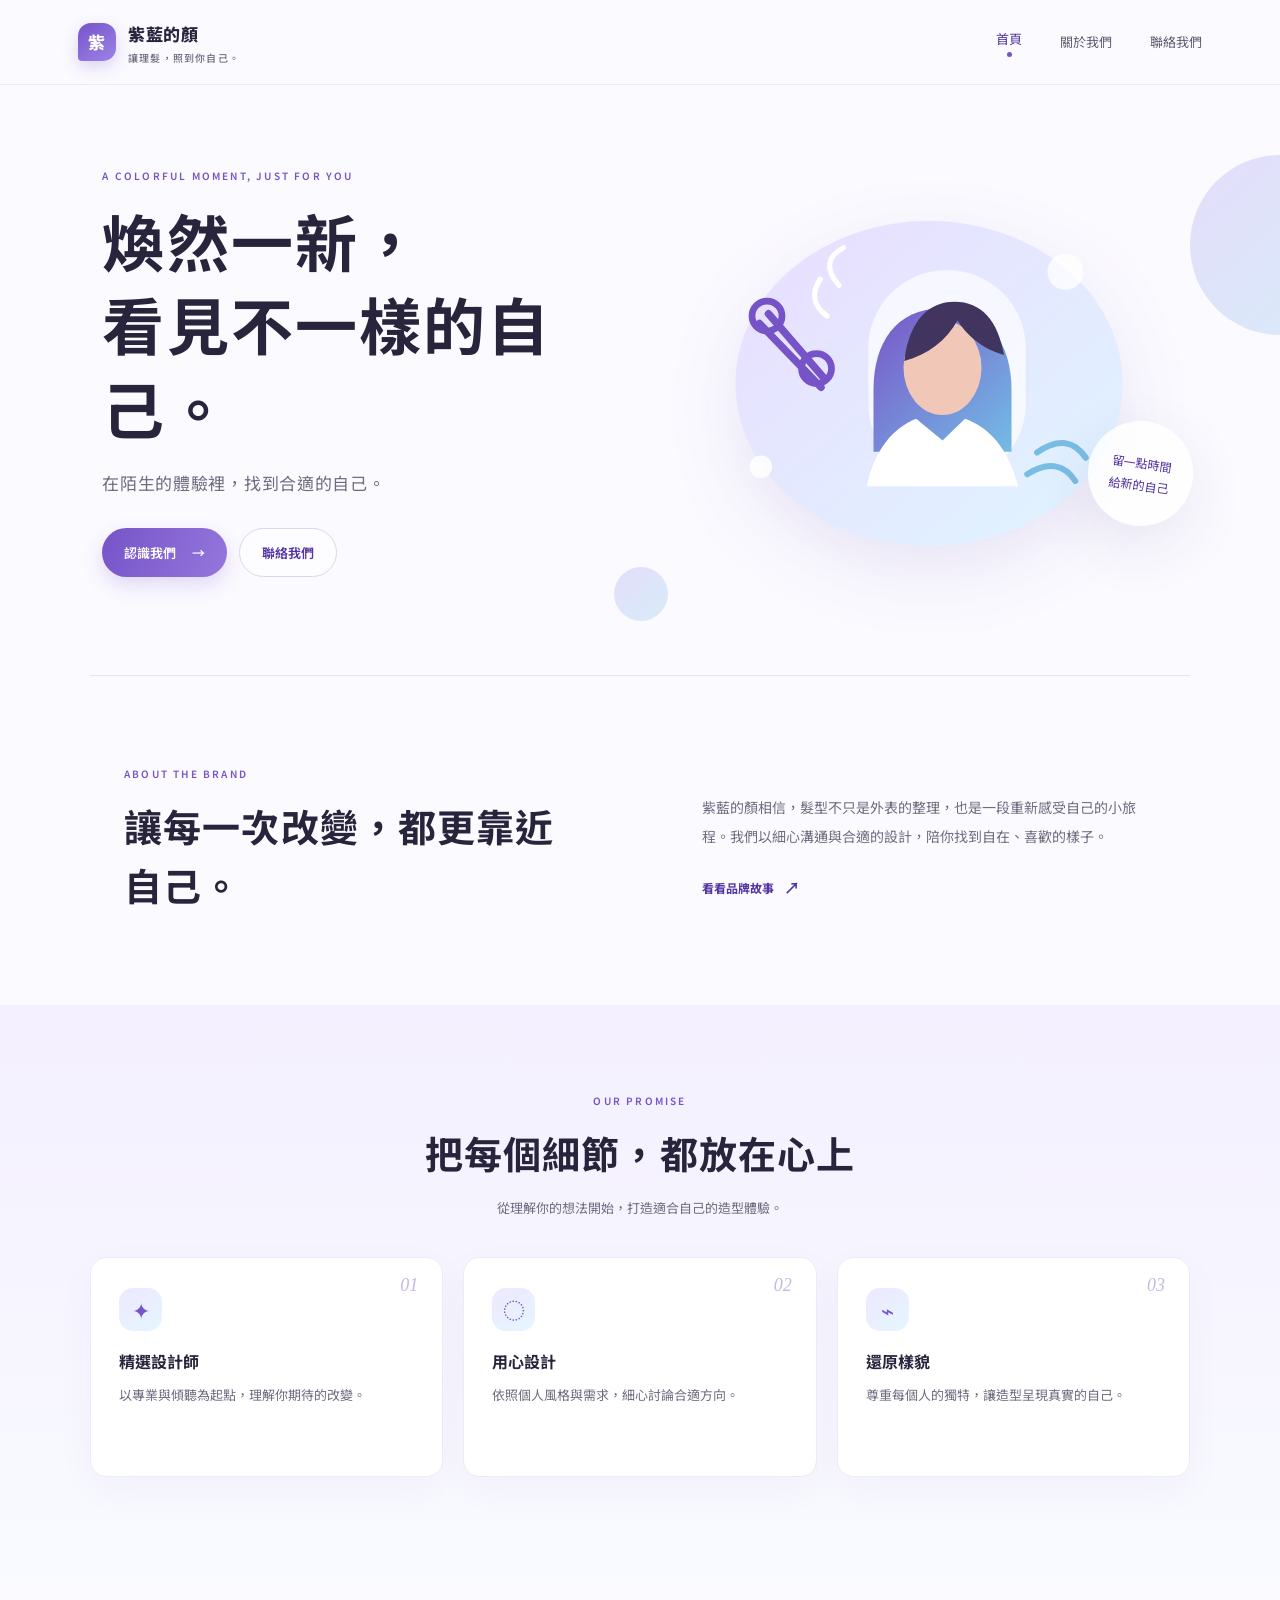
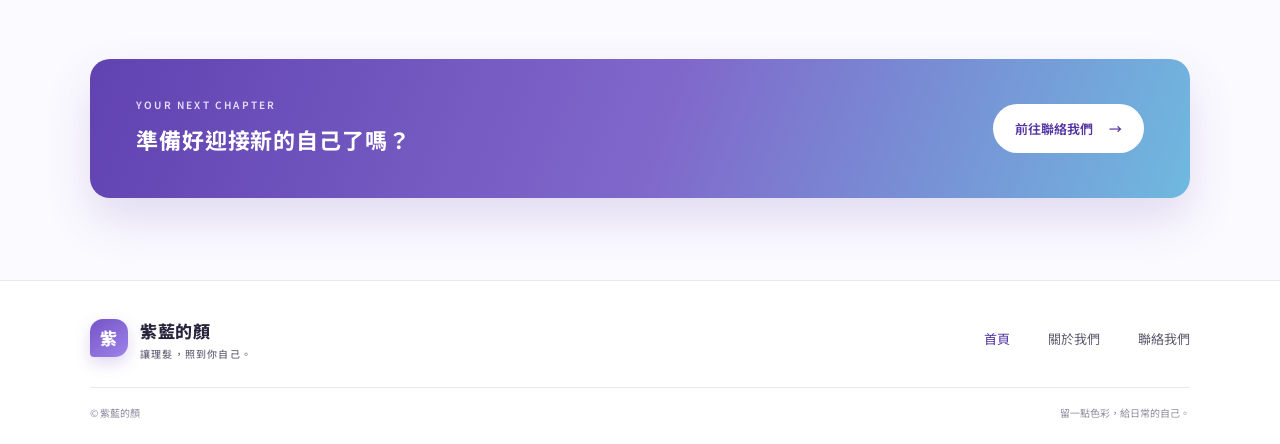
<file: pages/index.html>
﻿<!doctype html>
<html lang="zh-Hant">
<head>
  <meta charset="utf-8">
  <meta name="viewport" content="width=device-width, initial-scale=1">
  <meta name="theme-color" content="#f7f4ff">
  <meta name="description" content="紫藍的顏，讓理髮照到你自己。">
  <title>紫藍的顏｜煥然一新，看見不一樣的自己</title>
  <link rel="stylesheet" href="assets/css/site.css">
  <script src="assets/js/site.js" defer></script>
</head>
<body>
  <a class="skip-link" href="#main">跳至主要內容</a>
  <header class="site-header">
    <div class="header-inner">
      <a class="brand" href="index.html" aria-label="紫藍的顏，回首頁"><span class="brand-mark" aria-hidden="true">紫</span><span>紫藍的顏<small>讓理髮，照到你自己。</small></span></a>
      <button class="menu-toggle" type="button" aria-expanded="false" aria-controls="primary-nav"><span></span><span></span><span></span><span class="sr-only">開啟選單</span></button>
      <nav class="primary-nav" id="primary-nav" aria-label="主要導覽"><a href="index.html" aria-current="page">首頁</a><a href="about.html">關於我們</a><a href="contact.html">聯絡我們</a></nav>
    </div>
  </header>
  <main id="main">
    <section class="hero home-hero">
      <div class="hero-copy"><p class="eyebrow">A COLORFUL MOMENT, JUST FOR YOU</p><h1>煥然一新，<br>看見不一樣的自己。</h1><p class="hero-lead">在陌生的體驗裡，找到合適的自己。</p><div class="button-row"><a class="button button-primary" href="about.html">認識我們 <span aria-hidden="true">→</span></a><a class="button button-quiet" href="contact.html">聯絡我們</a></div></div>
      <div class="hero-art"><img src="assets/images/hair-studio.svg" alt="紫藍色調的髮廊剪影插畫，呈現理髮與色彩主題"><span class="art-note">留一點時間<br>給新的自己</span></div>
      <span class="float-dot dot-one" aria-hidden="true"></span><span class="float-dot dot-two" aria-hidden="true"></span>
    </section>
    <section class="section intro-section"><div class="section-heading"><p class="eyebrow">ABOUT THE BRAND</p><h2>讓每一次改變，<br class="mobile-break">都更靠近自己。</h2></div><div class="intro-copy"><p>紫藍的顏相信，髮型不只是外表的整理，也是一段重新感受自己的小旅程。我們以細心溝通與合適的設計，陪你找到自在、喜歡的樣子。</p><a class="text-link" href="about.html">看看品牌故事 <span aria-hidden="true">↗</span></a></div></section>
    <section class="section features-section"><div class="section-heading centered"><p class="eyebrow">OUR PROMISE</p><h2>把每個細節，都放在心上</h2><p class="section-subtitle">從理解你的想法開始，打造適合自己的造型體驗。</p></div><div class="feature-grid"><article class="feature-card"><span class="feature-number">01</span><div class="feature-icon" aria-hidden="true">✦</div><h3>精選設計師</h3><p>以專業與傾聽為起點，理解你期待的改變。</p></article><article class="feature-card"><span class="feature-number">02</span><div class="feature-icon" aria-hidden="true">◌</div><h3>用心設計</h3><p>依照個人風格與需求，細心討論合適方向。</p></article><article class="feature-card"><span class="feature-number">03</span><div class="feature-icon" aria-hidden="true">⌁</div><h3>還原樣貌</h3><p>尊重每個人的獨特，讓造型呈現真實的自己。</p></article></div></section>
    <section class="closing-band"><div><p class="eyebrow">YOUR NEXT CHAPTER</p><h2>準備好迎接新的自己了嗎？</h2></div><a class="button button-light" href="contact.html">前往聯絡我們 <span aria-hidden="true">→</span></a></section>
  </main>
  <footer class="site-footer"><div class="footer-main"><a class="brand footer-brand" href="index.html"><span class="brand-mark" aria-hidden="true">紫</span><span>紫藍的顏<small>讓理髮，照到你自己。</small></span></a><nav class="footer-nav" aria-label="頁尾導覽"><a href="index.html" aria-current="page">首頁</a><a href="about.html">關於我們</a><a href="contact.html">聯絡我們</a></nav></div><div class="footer-bottom"><span>© 紫藍的顏</span><span>留一點色彩，給日常的自己。</span></div></footer>
</body>
</html>
</file>
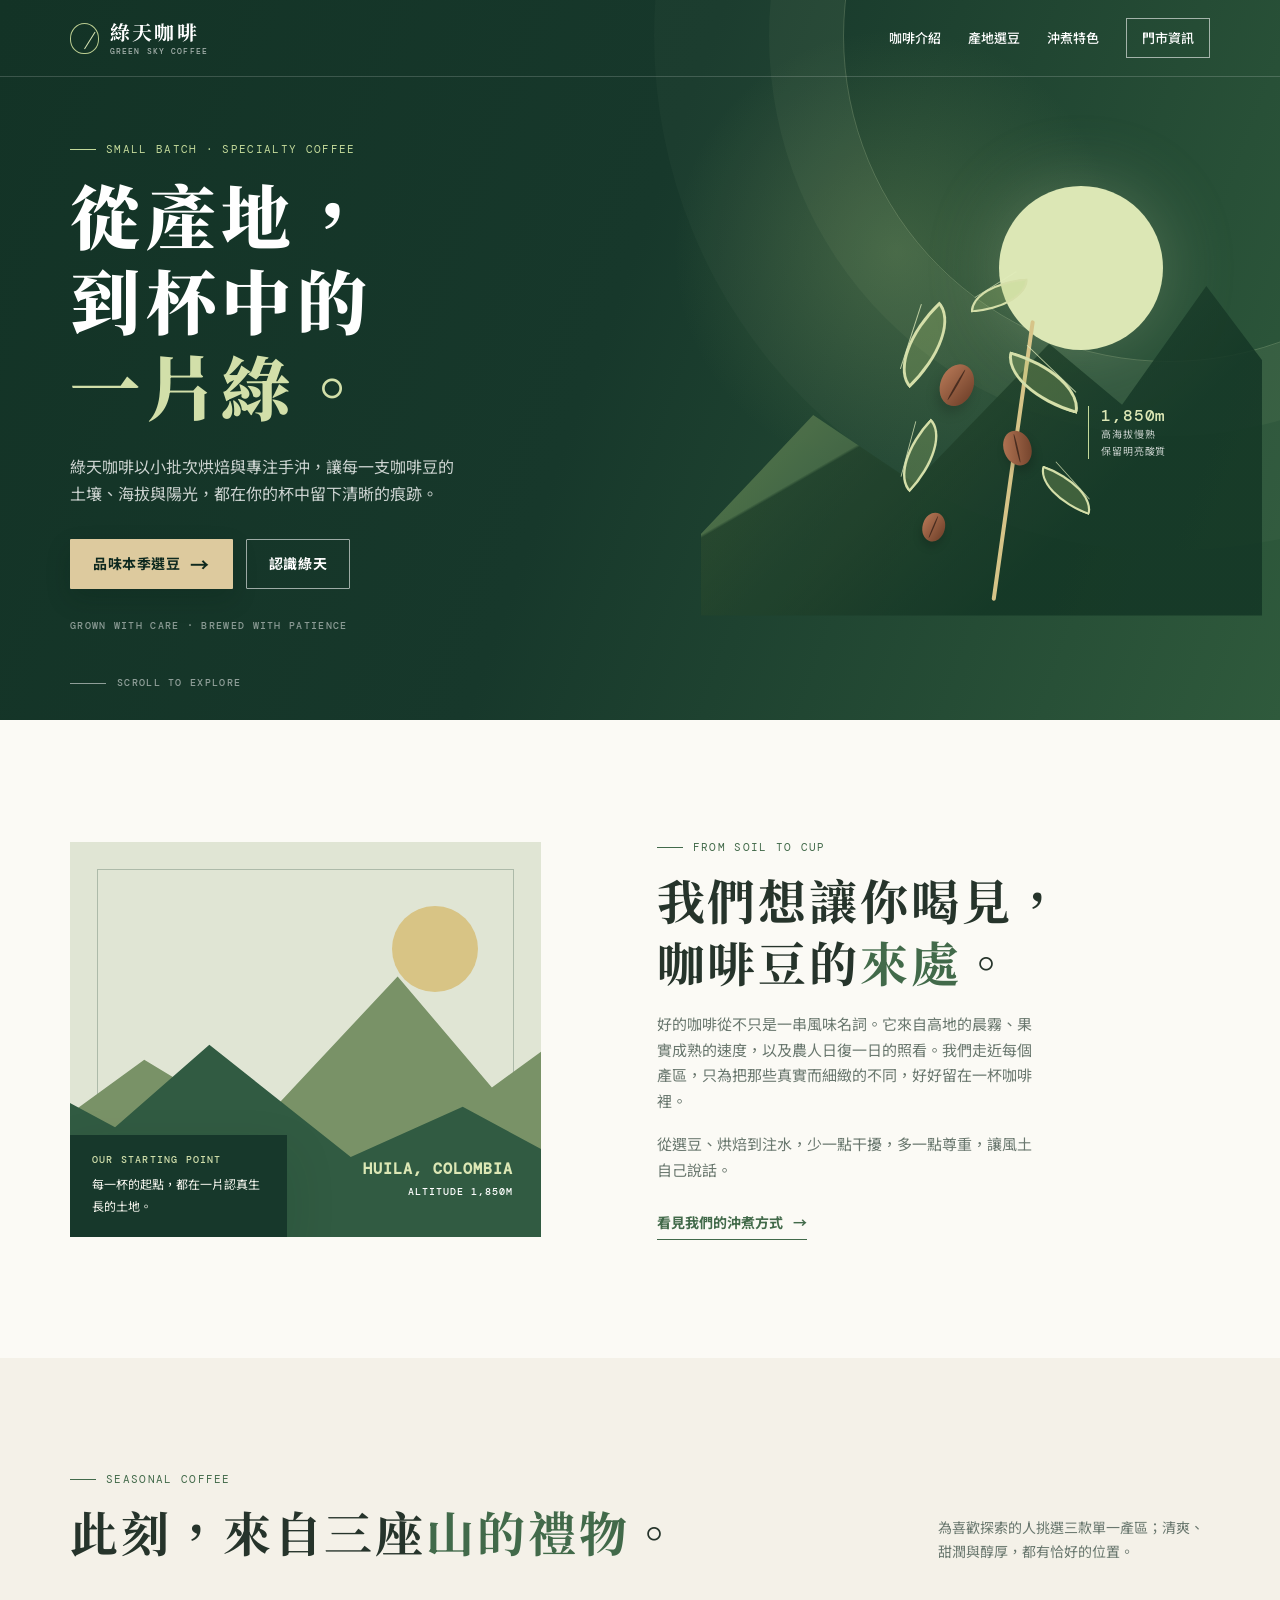
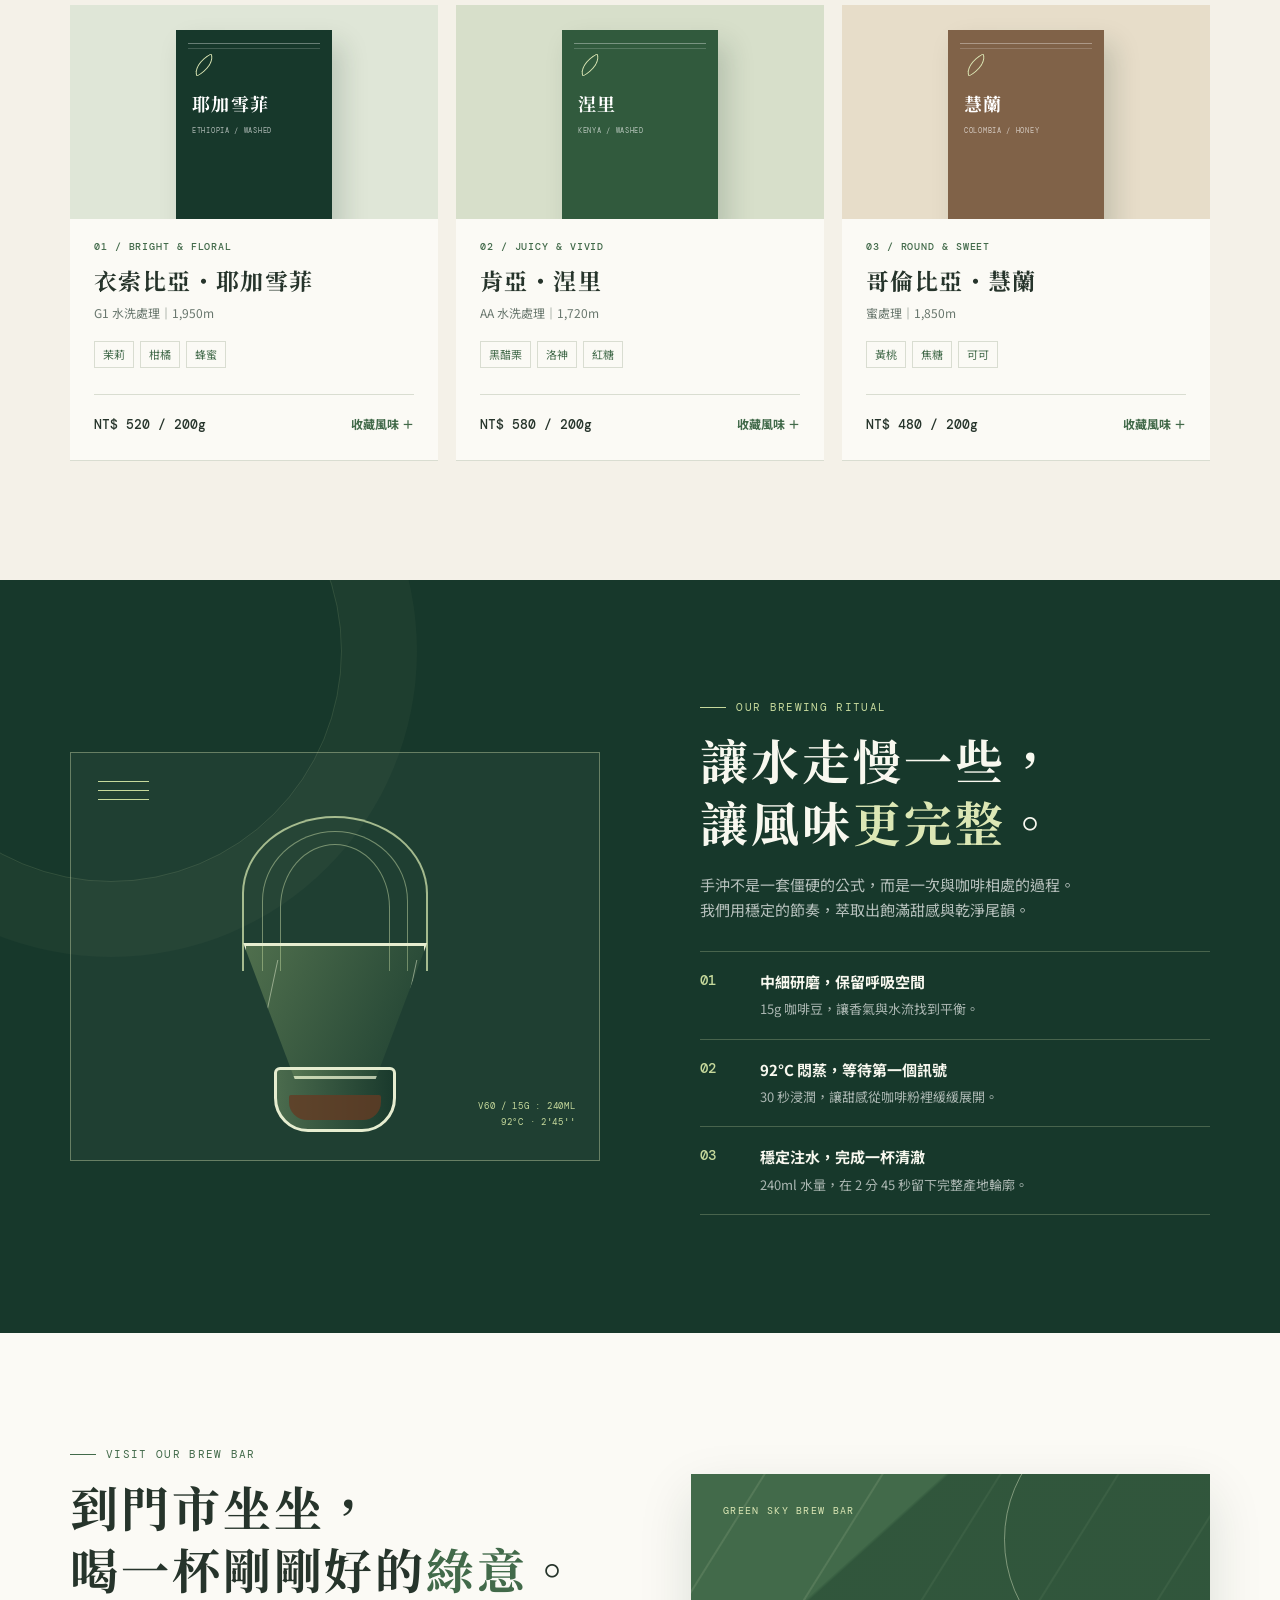
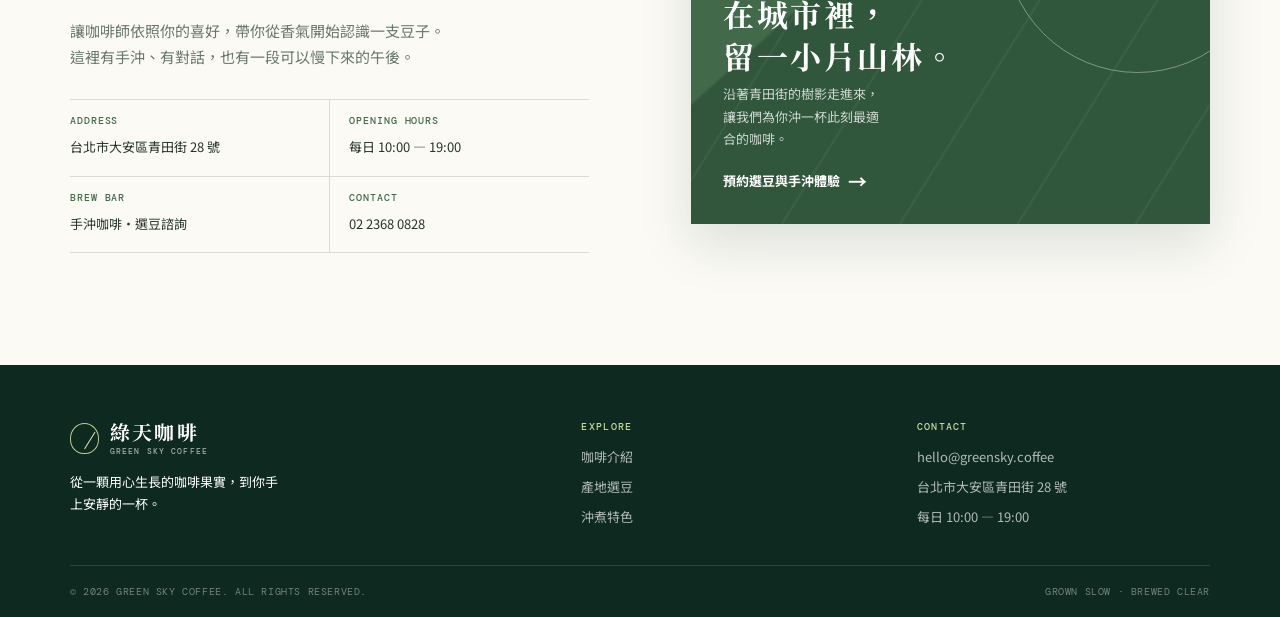
<file: refined/index.html>
<!DOCTYPE html>
<html lang="zh-Hant">
<head>
  <meta charset="UTF-8">
  <meta name="viewport" content="width=device-width, initial-scale=1.0">
  <meta name="description" content="綠天咖啡以小批次烘焙與手沖，讓每一支精品咖啡豆的產地風土清晰抵達杯中。">
  <title>綠天咖啡｜從產地，到杯中的一片綠</title>
  <link rel="preconnect" href="https://fonts.googleapis.com">
  <link rel="preconnect" href="https://fonts.gstatic.com" crossorigin>
  <link href="https://fonts.googleapis.com/css2?family=DM+Mono:wght@400;500&family=Noto+Sans+TC:wght@400;500;600;700&family=Noto+Serif+TC:wght@500;600;700;900&display=swap" rel="stylesheet">
  <style>
    :root {
      --forest: #17382b;
      --deep-forest: #0e291f;
      --moss: #426a4a;
      --leaf: #9aaa72;
      --cream: #f4f1e8;
      --paper: #fbfaf5;
      --oat: #ddca9e;
      --clay: #ad7655;
      --ink: #26342b;
      --muted: #69776e;
      --line: #d9ddd1;
      --shadow: 0 20px 50px rgba(18, 45, 32, .13);
    }

    * { box-sizing: border-box; }
    html { scroll-behavior: smooth; }
    body { margin: 0; background: var(--cream); color: var(--ink); font-family: "Noto Sans TC", sans-serif; line-height: 1.7; -webkit-font-smoothing: antialiased; }
    a { color: inherit; text-decoration: none; }
    button, input { font: inherit; }
    button { cursor: pointer; }
    .container { width: min(1140px, calc(100% - 52px)); margin: 0 auto; }
    .sr-only { position: absolute; width: 1px; height: 1px; overflow: hidden; clip: rect(0,0,0,0); white-space: nowrap; }
    .eyebrow { display: flex; align-items: center; gap: 10px; margin: 0 0 12px; color: var(--moss); font-family: "DM Mono", monospace; font-size: 11px; letter-spacing: .12em; }
    .eyebrow::before { content: ""; width: 26px; height: 1px; background: currentColor; }
    .title { margin: 0; font: 700 clamp(30px, 4vw, 48px)/1.3 "Noto Serif TC", serif; letter-spacing: .06em; }
    .title strong { color: var(--moss); font: inherit; }
    .copy { max-width: 48ch; margin: 18px 0 0; color: var(--muted); font-size: 15px; }
    .button { display: inline-flex; align-items: center; justify-content: center; gap: 10px; min-height: 50px; padding: 12px 22px; border: 1px solid transparent; border-radius: 1px; font-size: 14px; font-weight: 700; letter-spacing: .04em; transition: transform .2s ease, background .2s ease, color .2s ease, border-color .2s ease; }
    .button:hover { transform: translateY(-2px); }
    .button:focus-visible, a:focus-visible, button:focus-visible, input:focus-visible { outline: 3px solid #d3c66b; outline-offset: 3px; }
    .button-main { color: var(--deep-forest); background: var(--oat); box-shadow: 0 10px 24px rgba(7, 27, 18, .18); }
    .button-main:hover { background: #eddaac; }
    .button-light { border-color: rgba(255,255,255,.58); color: #fff; }
    .button-light:hover { background: rgba(255,255,255,.12); }
    .icon-arrow { font-size: 19px; line-height: 1; }

    /* Header */
    .header { position: absolute; z-index: 10; width: 100%; color: #fff; border-bottom: 1px solid rgba(255,255,255,.17); }
    .nav { display: flex; min-height: 76px; align-items: center; justify-content: space-between; }
    .brand { display: flex; align-items: center; gap: 11px; font: 700 20px/1 "Noto Serif TC", serif; letter-spacing: .11em; }
    .brand-symbol { position: relative; width: 29px; height: 31px; border: 1px solid #bbcd91; border-radius: 50% 50% 47% 47%; color: #d9e5b6; }
    .brand-symbol::before { content: ""; position: absolute; top: 5px; left: 13px; width: 1px; height: 20px; background: #d9e5b6; transform: rotate(32deg); transform-origin: bottom; }
    .brand small { display: block; margin-top: 5px; color: rgba(255,255,255,.63); font: 500 8px/1 "DM Mono", monospace; letter-spacing: .14em; }
    .nav-links { display: flex; align-items: center; gap: 27px; font-size: 13px; font-weight: 500; }
    .nav-links a { position: relative; padding: 6px 0; }
    .nav-links a:not(.nav-book)::after { content: ""; position: absolute; right: 0; bottom: 0; left: 0; height: 1px; background: var(--leaf); transform: scaleX(0); transform-origin: right; transition: transform .2s; }
    .nav-links a:not(.nav-book):hover::after { transform: scaleX(1); transform-origin: left; }
    .nav-book { padding: 8px 15px !important; border: 1px solid rgba(255,255,255,.58); }
    .nav-book:hover { color: var(--forest); background: #fff; }
    .menu-button { display: none; width: 40px; height: 40px; border: 0; color: #fff; background: transparent; font-size: 23px; }

    /* Hero */
    .hero { position: relative; min-height: 720px; overflow: hidden; color: #fff; background: var(--forest); }
    .hero::before { content: ""; position: absolute; inset: 0; background: radial-gradient(circle at 70% 35%, rgba(141,170,103,.28), transparent 22%), linear-gradient(110deg, #133326 0%, #17382b 47%, #2f5a3c 100%); }
    .hero::after { content: ""; position: absolute; top: -290px; right: -215px; width: 650px; height: 650px; border: 1px solid rgba(223,235,186,.22); border-radius: 50%; box-shadow: 0 0 0 74px rgba(223,235,186,.045), 0 0 0 189px rgba(223,235,186,.025); }
    .hero-grid { position: relative; z-index: 1; display: grid; grid-template-columns: 1.05fr .95fr; gap: 35px; align-items: center; min-height: 720px; padding: 126px 0 72px; }
    .hero .eyebrow { color: #c3d99a; }
    .hero h1 { max-width: 12ch; margin: 0; font: 900 clamp(43px, 5.5vw, 70px)/1.22 "Noto Serif TC", serif; letter-spacing: .08em; }
    .hero h1 em { color: #d2dfa9; font-style: normal; }
    .hero-lede { max-width: 43ch; margin: 26px 0 31px; color: rgba(255,255,255,.78); font-size: 16px; }
    .hero-actions { display: flex; flex-wrap: wrap; gap: 13px; }
    .hero-signature { margin: 29px 0 0; color: rgba(255,255,255,.5); font: 500 10px/1.6 "DM Mono", monospace; letter-spacing: .13em; }
    .hero-visual { position: relative; height: 453px; }
    .sun-disc { position: absolute; top: 25px; right: 9%; width: 164px; height: 164px; border-radius: 50%; background: #dce7b5; box-shadow: 0 0 72px rgba(220,231,181,.25); }
    .hill { position: absolute; right: -10%; bottom: -2px; width: 107%; height: 75%; clip-path: polygon(0 76%, 20% 41%, 38% 61%, 62% 20%, 75% 38%, 90% 3%, 100% 25%, 100% 100%, 0 100%); background: linear-gradient(136deg, #72905c, #244c36 69%); opacity: .88; }
    .hill::after { content: ""; position: absolute; inset: 0; background: linear-gradient(150deg, transparent 39%, rgba(8,38,25,.55) 39.5% 100%); }
    .coffee-plant { position: absolute; z-index: 2; right: 19%; bottom: 13px; width: 255px; height: 330px; transform: rotate(-4deg); }
    .stem { position: absolute; bottom: 0; left: 125px; width: 4px; height: 283px; border-radius: 4px; background: #d6c488; transform: rotate(12deg); transform-origin: bottom; }
    .leaf { position: absolute; width: 82px; height: 42px; border: 3px solid #d5dfa9; border-radius: 100% 0 100% 0; background: rgba(173,202,117,.26); }
    .leaf::after { content: ""; position: absolute; top: 50%; left: 4px; width: 68px; height: 1px; background: rgba(226,237,189,.78); transform: rotate(-28deg); transform-origin: left; }
    .leaf-a { top: 49px; left: 35px; transform: rotate(-40deg); }
    .leaf-b { top: 95px; right: 22px; transform: rotate(20deg) scaleX(-1); }
    .leaf-c { top: 159px; left: 23px; transform: rotate(-43deg) scale(.84); }
    .leaf-d { top: 204px; right: 7px; transform: rotate(24deg) scaleX(-1) scale(.74); }
    .leaf-e { top: 5px; right: 60px; transform: rotate(0deg) scale(.72); }
    .bean { position: absolute; z-index: 3; width: 33px; height: 43px; border-radius: 50%; background: linear-gradient(110deg, #b87957, #6d3e28); box-shadow: 0 8px 12px rgba(0,0,0,.17); }
    .bean::before { content: ""; position: absolute; top: 4px; bottom: 4px; left: 15px; width: 2px; border-radius: 50%; background: rgba(45,26,19,.72); transform: rotate(8deg); }
    .bean-1 { top: 91px; left: 89px; transform: rotate(26deg); }
    .bean-2 { top: 158px; right: 77px; transform: rotate(-17deg) scale(.83); }
    .bean-3 { top: 231px; left: 56px; transform: rotate(19deg) scale(.68); }
    .origin-tag { position: absolute; z-index: 3; top: 52%; right: -2%; width: 132px; padding-left: 12px; border-left: 1px solid #c3d99a; color: rgba(255,255,255,.76); font-size: 10px; line-height: 1.7; letter-spacing: .08em; }
    .origin-tag b { display: block; color: #dce7b5; font: 500 16px/1.2 "DM Mono", monospace; }
    .scroll-hint { position: absolute; bottom: 22px; left: max(26px, calc((100% - 1140px) / 2)); z-index: 2; display: flex; gap: 11px; align-items: center; color: rgba(255,255,255,.52); font: 500 10px/1 "DM Mono", monospace; letter-spacing: .13em; }
    .scroll-hint::before { content: ""; width: 36px; height: 1px; background: currentColor; }

    /* Story */
    .story { padding: 118px 0; background: var(--paper); }
    .story-grid { display: grid; grid-template-columns: .92fr 1.08fr; gap: clamp(46px, 9vw, 120px); align-items: center; }
    .origin-window { position: relative; min-height: 395px; overflow: hidden; background: #e0e5d4; }
    .origin-window::before { content: ""; position: absolute; inset: 27px; border: 1px solid rgba(23,56,43,.25); }
    .origin-sun { position: absolute; top: 64px; right: 63px; width: 86px; height: 86px; border-radius: 50%; background: #d8c485; }
    .origin-hill-one, .origin-hill-two { position: absolute; right: -12%; bottom: -2%; left: -13%; clip-path: polygon(0 72%, 23% 40%, 42% 62%, 66% 13%, 82% 49%, 100% 24%, 100% 100%, 0 100%); }
    .origin-hill-one { height: 78%; background: #799267; }
    .origin-hill-two { height: 58%; background: #315b42; transform: scaleX(-1); }
    .origin-label { position: absolute; z-index: 2; right: 28px; bottom: 27px; color: #fff; font: 500 10px/1.7 "DM Mono", monospace; letter-spacing: .1em; text-align: right; }
    .origin-label b { display: block; color: #dce7b5; font-size: 15px; }
    .story-note { position: absolute; z-index: 3; bottom: 0; left: 0; width: 217px; padding: 20px 22px; color: #f9f8f1; background: var(--forest); box-shadow: var(--shadow); }
    .story-note b { display: block; margin-bottom: 8px; color: #cfddaa; font: 500 10px/1 "DM Mono", monospace; letter-spacing: .12em; }
    .story-note p { margin: 0; font-size: 12px; line-height: 1.8; }
    .story-link { display: inline-flex; gap: 10px; margin-top: 29px; padding-bottom: 4px; border-bottom: 1px solid var(--moss); color: var(--moss); font-size: 14px; font-weight: 700; }

    /* Selection */
    .selection { padding: 112px 0 120px; background: var(--cream); }
    .section-head { display: flex; align-items: end; justify-content: space-between; gap: 30px; margin-bottom: 42px; }
    .section-head .copy { max-width: 34ch; margin: 0; font-size: 14px; }
    .coffee-grid { display: grid; grid-template-columns: repeat(3, 1fr); gap: 18px; }
    .coffee-card { display: flex; flex-direction: column; min-height: 455px; background: var(--paper); box-shadow: 0 1px 0 var(--line); transition: transform .25s ease, box-shadow .25s ease; }
    .coffee-card:hover { transform: translateY(-6px); box-shadow: var(--shadow); }
    .bag-visual { position: relative; height: 214px; overflow: hidden; background: #dfe6d7; }
    .coffee-card:nth-child(2) .bag-visual { background: #d7dfca; }
    .coffee-card:nth-child(3) .bag-visual { background: #e7ddc9; }
    .bag { position: absolute; right: 50%; bottom: -10px; width: 156px; height: 199px; padding: 28px 16px; color: #fff; background: var(--forest); box-shadow: 10px 14px 25px rgba(20,50,36,.17); transform: translateX(50%); }
    .coffee-card:nth-child(2) .bag { background: #315a3d; }
    .coffee-card:nth-child(3) .bag { background: #806248; }
    .bag::before { content: ""; position: absolute; top: 13px; right: 12px; left: 12px; height: 1px; background: rgba(255,255,255,.35); box-shadow: 0 5px 0 rgba(255,255,255,.18); }
    .bag .mini-leaf { display: block; width: 24px; height: 14px; margin-bottom: 19px; border: 1px solid #dce7b5; border-radius: 100% 0; transform: rotate(-28deg); }
    .bag .bag-name { position: relative; z-index: 1; font: 700 18px/1.3 "Noto Serif TC", serif; letter-spacing: .07em; }
    .bag .bag-origin { display: block; margin-top: 7px; color: rgba(255,255,255,.65); font: 400 7px/1.4 "DM Mono", monospace; letter-spacing: .1em; }
    .card-body { display: flex; flex: 1; flex-direction: column; padding: 23px 24px 22px; }
    .card-index { color: var(--moss); font: 500 10px/1 "DM Mono", monospace; letter-spacing: .09em; }
    .card-body h3 { margin: 13px 0 5px; font: 700 23px/1.4 "Noto Serif TC", serif; letter-spacing: .06em; }
    .card-origin { margin: 0; color: var(--muted); font-size: 12px; }
    .flavour { display: flex; flex-wrap: wrap; gap: 6px; margin: 18px 0 auto; }
    .flavour span { padding: 3px 8px; border: 1px solid var(--line); color: var(--moss); font-size: 11px; }
    .card-footer { display: flex; align-items: center; justify-content: space-between; gap: 12px; margin-top: 20px; padding-top: 15px; border-top: 1px solid var(--line); }
    .price { font: 500 13px/1 "DM Mono", monospace; }
    .save-button { padding: 4px 0; border: 0; color: var(--moss); background: transparent; font-size: 12px; font-weight: 700; }
    .save-button:hover { color: var(--clay); }

    /* Brew */
    .brew { position: relative; overflow: hidden; padding: 118px 0; color: #f8f8ef; background: var(--forest); }
    .brew::before { content: ""; position: absolute; top: -160px; left: -120px; width: 460px; height: 460px; border: 1px solid rgba(211,227,166,.14); border-radius: 50%; box-shadow: 0 0 0 75px rgba(211,227,166,.035); }
    .brew-grid { position: relative; z-index: 1; display: grid; grid-template-columns: 1.02fr .98fr; gap: clamp(45px, 8vw, 100px); align-items: center; }
    .brew .eyebrow { color: #c6d99c; }
    .brew .title strong { color: #dce7b5; }
    .brew .copy { color: rgba(255,255,255,.69); }
    .brew-drawing { position: relative; min-height: 409px; border: 1px solid rgba(220,231,181,.38); background: rgba(255,255,255,.035); }
    .brew-drawing::before { content: ""; position: absolute; top: 28px; left: 27px; width: 51px; height: 1px; background: #c6d99c; box-shadow: 0 9px 0 #c6d99c, 0 18px 0 #c6d99c; }
    .water-lines { position: absolute; top: 63px; left: 50%; width: 186px; height: 155px; border: 2px solid rgba(210,228,174,.75); border-bottom: 0; border-radius: 50% 50% 0 0; transform: translateX(-50%); }
    .water-lines::before, .water-lines::after { content: ""; position: absolute; top: 13px; right: 18px; bottom: 0; left: 18px; border: 1px solid rgba(210,228,174,.48); border-bottom: 0; border-radius: 50% 50% 0 0; }
    .water-lines::after { top: 26px; right: 36px; left: 36px; }
    .dripper { position: absolute; bottom: 81px; left: 50%; width: 184px; height: 136px; border: 3px solid #e6edd0; background: linear-gradient(115deg, rgba(173,203,129,.34), rgba(30,74,48,.14)); clip-path: polygon(0 0,100% 0,72% 100%,28% 100%); transform: translateX(-50%); }
    .dripper::before { content: ""; position: absolute; top: 14px; right: 19px; bottom: 0; left: 19px; border-left: 1px solid rgba(230,237,208,.5); border-right: 1px solid rgba(230,237,208,.5); transform: skewX(-12deg); }
    .server { position: absolute; bottom: 28px; left: 50%; width: 122px; height: 65px; border: 3px solid #e6edd0; border-radius: 6px 6px 34px 34px; background: linear-gradient(90deg, rgba(160,192,130,.34), rgba(9,41,27,.24)); transform: translateX(-50%); }
    .server::after { content: ""; position: absolute; right: 12px; bottom: 9px; left: 12px; height: 25px; border-radius: 2px 2px 18px 18px; background: rgba(100,59,35,.8); }
    .brew-caption { position: absolute; right: 24px; bottom: 21px; color: #c6d99c; font: 400 9px/1.8 "DM Mono", monospace; letter-spacing: .08em; text-align: right; }
    .method-list { display: grid; gap: 0; margin: 28px 0 0; padding: 0; list-style: none; }
    .method-list li { display: grid; grid-template-columns: 45px 1fr; gap: 15px; padding: 17px 0; border-top: 1px solid rgba(220,231,181,.25); }
    .method-list li:last-child { border-bottom: 1px solid rgba(220,231,181,.25); }
    .method-no { color: #c6d99c; font: 500 14px/1.7 "DM Mono", monospace; }
    .method-text b { display: block; font-size: 15px; }
    .method-text span { color: rgba(255,255,255,.64); font-size: 13px; }

    /* Visit */
    .visit { padding: 112px 0; background: var(--paper); }
    .visit-grid { display: grid; grid-template-columns: 1fr 1fr; gap: clamp(42px, 8vw, 105px); align-items: center; }
    .store-card { position: relative; min-height: 350px; overflow: hidden; color: #fff; background: var(--moss); box-shadow: var(--shadow); }
    .store-card::before { content: ""; position: absolute; inset: 0; opacity: .68; background: linear-gradient(138deg, transparent 28%, rgba(11,45,30,.46) 28.5% 100%), repeating-linear-gradient(122deg, transparent 0 61px, rgba(224,235,195,.18) 62px 63px, transparent 64px 100px); }
    .store-card::after { content: ""; position: absolute; top: -68px; right: -61px; width: 265px; height: 265px; border: 1px solid rgba(227,237,203,.44); border-radius: 50%; }
    .store-inner { position: relative; z-index: 1; display: flex; min-height: 350px; flex-direction: column; padding: 32px; }
    .store-kicker { margin: 0; color: #dce7b5; font: 400 10px/1 "DM Mono", monospace; letter-spacing: .13em; }
    .store-inner h3 { margin: auto 0 7px; font: 700 31px/1.35 "Noto Serif TC", serif; letter-spacing: .08em; }
    .store-inner p:not(.store-kicker) { max-width: 23ch; margin: 0; color: rgba(255,255,255,.76); font-size: 13px; }
    .store-link { display: inline-flex; align-items: center; gap: 8px; margin-top: 20px; color: #fff; font-size: 13px; font-weight: 700; }
    .details { display: grid; grid-template-columns: repeat(2, 1fr); gap: 0; margin: 30px 0 0; }
    .detail { padding: 16px 0; border-top: 1px solid var(--line); }
    .detail:nth-last-child(-n+2) { border-bottom: 1px solid var(--line); }
    .detail:nth-child(odd) { padding-right: 19px; }
    .detail:nth-child(even) { padding-left: 19px; border-left: 1px solid var(--line); }
    .detail b { display: block; margin-bottom: 6px; color: var(--moss); font: 500 10px/1 "DM Mono", monospace; letter-spacing: .09em; }
    .detail span { font-size: 13px; }

    /* Footer and small UI */
    footer { color: rgba(255,255,255,.68); background: var(--deep-forest); }
    .footer-grid { display: grid; grid-template-columns: 1.6fr 1fr 1fr; gap: 42px; padding: 57px 0 37px; }
    .footer-brand { color: #fff; }
    .footer-brand p { max-width: 30ch; margin: 16px 0 0; font-size: 13px; }
    .footer-heading { margin: 0 0 14px; color: #c6d99c; font: 500 10px/1 "DM Mono", monospace; letter-spacing: .13em; }
    .footer-list { margin: 0; padding: 0; list-style: none; font-size: 13px; }
    .footer-list li + li { margin-top: 8px; }
    .footer-list a:hover { color: #fff; }
    .footer-bottom { display: flex; justify-content: space-between; gap: 20px; padding: 18px 0; border-top: 1px solid rgba(255,255,255,.13); color: rgba(255,255,255,.42); font: 400 10px/1.5 "DM Mono", monospace; letter-spacing: .06em; }
    .toast { position: fixed; right: 22px; bottom: 22px; z-index: 30; max-width: min(340px, calc(100% - 44px)); padding: 13px 17px; border-left: 3px solid var(--oat); color: #fff; background: var(--deep-forest); box-shadow: var(--shadow); font-size: 13px; opacity: 0; pointer-events: none; transform: translateY(12px); transition: opacity .23s ease, transform .23s ease; }
    .toast.show { opacity: 1; transform: translateY(0); }
    .reveal { opacity: 0; transform: translateY(18px); transition: opacity .65s ease, transform .65s ease; }
    .reveal.in { opacity: 1; transform: translateY(0); }

    @media (max-width: 840px) {
      .nav { min-height: 68px; }
      .menu-button { display: block; }
      .nav-links { position: absolute; top: 68px; right: 0; left: 0; display: grid; gap: 0; max-height: 0; overflow: hidden; background: #112f23; transition: max-height .28s ease; }
      .nav-links.open { max-height: 300px; border-top: 1px solid rgba(255,255,255,.14); }
      .nav-links a { padding: 13px 26px; border-bottom: 1px solid rgba(255,255,255,.1); }
      .nav-links .nav-book { margin: 10px 26px; text-align: center; }
      .hero, .hero-grid { min-height: 725px; }
      .hero-grid { grid-template-columns: 1fr; padding-top: 110px; }
      .hero-visual { height: 280px; margin-top: -40px; }
      .sun-disc { top: 8px; right: 14%; width: 118px; height: 118px; }
      .hill { width: 86%; height: 97%; }
      .coffee-plant { right: 16%; bottom: -24px; transform: scale(.75) rotate(-4deg); transform-origin: bottom right; }
      .origin-tag { top: 45%; right: 1%; }
      .story-grid, .brew-grid, .visit-grid { grid-template-columns: 1fr; }
      .origin-window { max-width: 560px; width: 100%; }
      .coffee-grid { grid-template-columns: repeat(2, 1fr); }
      .coffee-card:last-child { grid-column: span 2; }
      .footer-grid { grid-template-columns: 1.4fr 1fr; }
      .footer-brand { grid-column: span 2; }
    }

    @media (max-width: 570px) {
      .container { width: min(100% - 34px, 1140px); }
      .hero, .hero-grid { min-height: 680px; }
      .hero-grid { padding-top: 99px; padding-bottom: 44px; }
      .hero h1 { font-size: 40px; }
      .hero-lede { margin: 19px 0 23px; font-size: 14px; }
      .hero-visual { height: 238px; }
      .origin-tag { display: none; }
      .scroll-hint { bottom: 12px; left: 17px; }
      .story, .selection, .brew, .visit { padding: 76px 0; }
      .origin-window { min-height: 335px; }
      .story-note { width: 190px; padding: 16px; }
      .section-head { display: block; }
      .section-head .copy { margin-top: 15px; }
      .coffee-grid { grid-template-columns: 1fr; }
      .coffee-card:last-child { grid-column: auto; }
      .brew-drawing { min-height: 325px; }
      .water-lines { transform: translateX(-50%) scale(.82); transform-origin: top; }
      .dripper { transform: translateX(-50%) scale(.8); transform-origin: bottom; }
      .server { transform: translateX(-50%) scale(.8); transform-origin: bottom; }
      .details { grid-template-columns: 1fr; }
      .detail, .detail:nth-last-child(-n+2) { border-bottom: 0; }
      .detail:first-child { border-top: 1px solid var(--line); }
      .detail:last-child { border-bottom: 1px solid var(--line); }
      .detail:nth-child(even) { padding-left: 0; border-left: 0; }
      .footer-grid { grid-template-columns: 1fr; gap: 30px; }
      .footer-brand { grid-column: auto; }
      .footer-bottom { display: block; }
      .footer-bottom span + span { display: block; margin-top: 6px; }
    }

    @media (prefers-reduced-motion: reduce) {
      html { scroll-behavior: auto; }
      *, *::before, *::after { transition-duration: .01ms !important; animation-duration: .01ms !important; }
      .reveal { opacity: 1; transform: none; }
    }
  </style>
</head>
<body>
  <header class="header" id="top">
    <nav class="nav container" aria-label="主要導覽">
      <a class="brand" href="#top" aria-label="回到綠天咖啡首頁"><span class="brand-symbol" aria-hidden="true"></span><span>綠天咖啡<small>GREEN SKY COFFEE</small></span></a>
      <button class="menu-button" type="button" aria-label="開啟導覽選單" aria-expanded="false" aria-controls="navLinks">☰</button>
      <div class="nav-links" id="navLinks">
        <a href="#story">咖啡介紹</a>
        <a href="#selection">產地選豆</a>
        <a href="#brew">沖煮特色</a>
        <a class="nav-book" href="#visit">門市資訊</a>
      </div>
    </nav>
  </header>

  <main>
    <section class="hero" aria-labelledby="heroTitle">
      <div class="hero-grid container">
        <div class="reveal">
          <p class="eyebrow">SMALL BATCH · SPECIALTY COFFEE</p>
          <h1 id="heroTitle">從產地，<br>到杯中的<br><em>一片綠。</em></h1>
          <p class="hero-lede">綠天咖啡以小批次烘焙與專注手沖，讓每一支咖啡豆的土壤、海拔與陽光，都在你的杯中留下清晰的痕跡。</p>
          <div class="hero-actions"><a class="button button-main" href="#selection">品味本季選豆 <span class="icon-arrow">→</span></a><a class="button button-light" href="#story">認識綠天</a></div>
          <p class="hero-signature">GROWN WITH CARE · BREWED WITH PATIENCE</p>
        </div>
        <div class="hero-visual" aria-hidden="true">
          <div class="sun-disc"></div><div class="hill"></div>
          <div class="coffee-plant"><span class="stem"></span><span class="leaf leaf-a"></span><span class="leaf leaf-b"></span><span class="leaf leaf-c"></span><span class="leaf leaf-d"></span><span class="leaf leaf-e"></span><span class="bean bean-1"></span><span class="bean bean-2"></span><span class="bean bean-3"></span></div>
          <p class="origin-tag"><b>1,850m</b>高海拔慢熟<br>保留明亮酸質</p>
        </div>
      </div>
      <p class="scroll-hint">SCROLL TO EXPLORE</p>
    </section>

    <section class="story" id="story" aria-labelledby="storyTitle">
      <div class="story-grid container">
        <div class="origin-window reveal" aria-hidden="true"><div class="origin-sun"></div><div class="origin-hill-one"></div><div class="origin-hill-two"></div><p class="origin-label"><b>HUILA, COLOMBIA</b>ALTITUDE 1,850M</p><div class="story-note"><b>OUR STARTING POINT</b><p>每一杯的起點，都在一片認真生長的土地。</p></div></div>
        <div class="reveal">
          <p class="eyebrow">FROM SOIL TO CUP</p>
          <h2 class="title" id="storyTitle">我們想讓你喝見，<br>咖啡豆的<strong>來處</strong>。</h2>
          <p class="copy">好的咖啡從不只是一串風味名詞。它來自高地的晨霧、果實成熟的速度，以及農人日復一日的照看。我們走近每個產區，只為把那些真實而細緻的不同，好好留在一杯咖啡裡。</p>
          <p class="copy">從選豆、烘焙到注水，少一點干擾，多一點尊重，讓風土自己說話。</p>
          <a class="story-link" href="#brew">看見我們的沖煮方式 <span>→</span></a>
        </div>
      </div>
    </section>

    <section class="selection" id="selection" aria-labelledby="selectionTitle">
      <div class="container">
        <div class="section-head reveal"><div><p class="eyebrow">SEASONAL COFFEE</p><h2 class="title" id="selectionTitle">此刻，來自三座<strong>山的禮物</strong>。</h2></div><p class="copy">為喜歡探索的人挑選三款單一產區；清爽、甜潤與醇厚，都有恰好的位置。</p></div>
        <div class="coffee-grid">
          <article class="coffee-card reveal">
            <div class="bag-visual" aria-hidden="true"><div class="bag"><span class="mini-leaf"></span><b class="bag-name">耶加雪菲</b><span class="bag-origin">ETHIOPIA / WASHED</span></div></div>
            <div class="card-body"><span class="card-index">01 / BRIGHT &amp; FLORAL</span><h3>衣索比亞・耶加雪菲</h3><p class="card-origin">G1 水洗處理｜1,950m</p><div class="flavour"><span>茉莉</span><span>柑橘</span><span>蜂蜜</span></div><div class="card-footer"><span class="price">NT$ 520 / 200g</span><button class="save-button" type="button" data-coffee="衣索比亞・耶加雪菲">收藏風味 ＋</button></div></div>
          </article>
          <article class="coffee-card reveal">
            <div class="bag-visual" aria-hidden="true"><div class="bag"><span class="mini-leaf"></span><b class="bag-name">涅里</b><span class="bag-origin">KENYA / WASHED</span></div></div>
            <div class="card-body"><span class="card-index">02 / JUICY &amp; VIVID</span><h3>肯亞・涅里</h3><p class="card-origin">AA 水洗處理｜1,720m</p><div class="flavour"><span>黑醋栗</span><span>洛神</span><span>紅糖</span></div><div class="card-footer"><span class="price">NT$ 580 / 200g</span><button class="save-button" type="button" data-coffee="肯亞・涅里">收藏風味 ＋</button></div></div>
          </article>
          <article class="coffee-card reveal">
            <div class="bag-visual" aria-hidden="true"><div class="bag"><span class="mini-leaf"></span><b class="bag-name">慧蘭</b><span class="bag-origin">COLOMBIA / HONEY</span></div></div>
            <div class="card-body"><span class="card-index">03 / ROUND &amp; SWEET</span><h3>哥倫比亞・慧蘭</h3><p class="card-origin">蜜處理｜1,850m</p><div class="flavour"><span>黃桃</span><span>焦糖</span><span>可可</span></div><div class="card-footer"><span class="price">NT$ 480 / 200g</span><button class="save-button" type="button" data-coffee="哥倫比亞・慧蘭">收藏風味 ＋</button></div></div>
          </article>
        </div>
      </div>
    </section>

    <section class="brew" id="brew" aria-labelledby="brewTitle">
      <div class="brew-grid container">
        <div class="brew-drawing reveal" aria-hidden="true"><div class="water-lines"></div><div class="dripper"></div><div class="server"></div><p class="brew-caption">V60 / 15G : 240ML<br>92°C · 2'45''</p></div>
        <div class="reveal">
          <p class="eyebrow">OUR BREWING RITUAL</p>
          <h2 class="title" id="brewTitle">讓水走慢一些，<br>讓風味<strong>更完整</strong>。</h2>
          <p class="copy">手沖不是一套僵硬的公式，而是一次與咖啡相處的過程。我們用穩定的節奏，萃取出飽滿甜感與乾淨尾韻。</p>
          <ol class="method-list">
            <li><span class="method-no">01</span><span class="method-text"><b>中細研磨，保留呼吸空間</b><span>15g 咖啡豆，讓香氣與水流找到平衡。</span></span></li>
            <li><span class="method-no">02</span><span class="method-text"><b>92°C 悶蒸，等待第一個訊號</b><span>30 秒浸潤，讓甜感從咖啡粉裡緩緩展開。</span></span></li>
            <li><span class="method-no">03</span><span class="method-text"><b>穩定注水，完成一杯清澈</b><span>240ml 水量，在 2 分 45 秒留下完整產地輪廓。</span></span></li>
          </ol>
        </div>
      </div>
    </section>

    <section class="visit" id="visit" aria-labelledby="visitTitle">
      <div class="visit-grid container">
        <div class="reveal"><p class="eyebrow">VISIT OUR BREW BAR</p><h2 class="title" id="visitTitle">到門市坐坐，<br>喝一杯剛剛好的<strong>綠意</strong>。</h2><p class="copy">讓咖啡師依照你的喜好，帶你從香氣開始認識一支豆子。這裡有手沖、有對話，也有一段可以慢下來的午後。</p><div class="details"><div class="detail"><b>ADDRESS</b><span>台北市大安區青田街 28 號</span></div><div class="detail"><b>OPENING HOURS</b><span>每日 10:00 — 19:00</span></div><div class="detail"><b>BREW BAR</b><span>手沖咖啡・選豆諮詢</span></div><div class="detail"><b>CONTACT</b><span>02 2368 0828</span></div></div></div>
        <aside class="store-card reveal" aria-label="綠天咖啡門市資訊卡"><div class="store-inner"><p class="store-kicker">GREEN SKY BREW BAR</p><h3>在城市裡，<br>留一小片山林。</h3><p>沿著青田街的樹影走進來，讓我們為你沖一杯此刻最適合的咖啡。</p><a class="store-link" href="mailto:hello@greensky.coffee">預約選豆與手沖體驗 <span class="icon-arrow">→</span></a></div></aside>
      </div>
    </section>
  </main>

  <footer>
    <div class="footer-grid container">
      <div class="footer-brand"><a class="brand" href="#top"><span class="brand-symbol" aria-hidden="true"></span><span>綠天咖啡<small>GREEN SKY COFFEE</small></span></a><p>從一顆用心生長的咖啡果實，到你手上安靜的一杯。</p></div>
      <div><p class="footer-heading">EXPLORE</p><ul class="footer-list"><li><a href="#story">咖啡介紹</a></li><li><a href="#selection">產地選豆</a></li><li><a href="#brew">沖煮特色</a></li></ul></div>
      <div><p class="footer-heading">CONTACT</p><ul class="footer-list"><li><a href="mailto:hello@greensky.coffee">hello@greensky.coffee</a></li><li>台北市大安區青田街 28 號</li><li>每日 10:00 — 19:00</li></ul></div>
    </div>
    <div class="footer-bottom container"><span>© 2026 GREEN SKY COFFEE. ALL RIGHTS RESERVED.</span><span>GROWN SLOW · BREWED CLEAR</span></div>
  </footer>

  <div class="toast" id="toast" role="status" aria-live="polite"></div>
  <script>
    const menuButton = document.querySelector('.menu-button');
    const navLinks = document.getElementById('navLinks');
    menuButton.addEventListener('click', () => {
      const opened = navLinks.classList.toggle('open');
      menuButton.setAttribute('aria-expanded', String(opened));
      menuButton.setAttribute('aria-label', opened ? '關閉導覽選單' : '開啟導覽選單');
      menuButton.textContent = opened ? '×' : '☰';
    });
    navLinks.querySelectorAll('a').forEach(link => link.addEventListener('click', () => {
      navLinks.classList.remove('open');
      menuButton.setAttribute('aria-expanded', 'false');
      menuButton.setAttribute('aria-label', '開啟導覽選單');
      menuButton.textContent = '☰';
    }));

    const toast = document.getElementById('toast');
    let toastTimer;
    function showToast(message) {
      window.clearTimeout(toastTimer);
      toast.textContent = message;
      toast.classList.add('show');
      toastTimer = window.setTimeout(() => toast.classList.remove('show'), 2600);
    }
    document.querySelectorAll('[data-coffee]').forEach(button => button.addEventListener('click', () => {
      showToast(`已收藏「${button.dataset.coffee}」，下次來門市時可以問問它。`);
    }));

    const reducedMotion = window.matchMedia('(prefers-reduced-motion: reduce)').matches;
    const revealItems = document.querySelectorAll('.reveal');
    if (reducedMotion || !('IntersectionObserver' in window)) {
      revealItems.forEach(element => element.classList.add('in'));
    } else {
      const observer = new IntersectionObserver(entries => {
        entries.forEach(entry => {
          if (entry.isIntersecting) {
            entry.target.classList.add('in');
            observer.unobserve(entry.target);
          }
        });
      }, { threshold: .12 });
      revealItems.forEach(element => observer.observe(element));
    }
  </script>
</body>
</html>
</file>
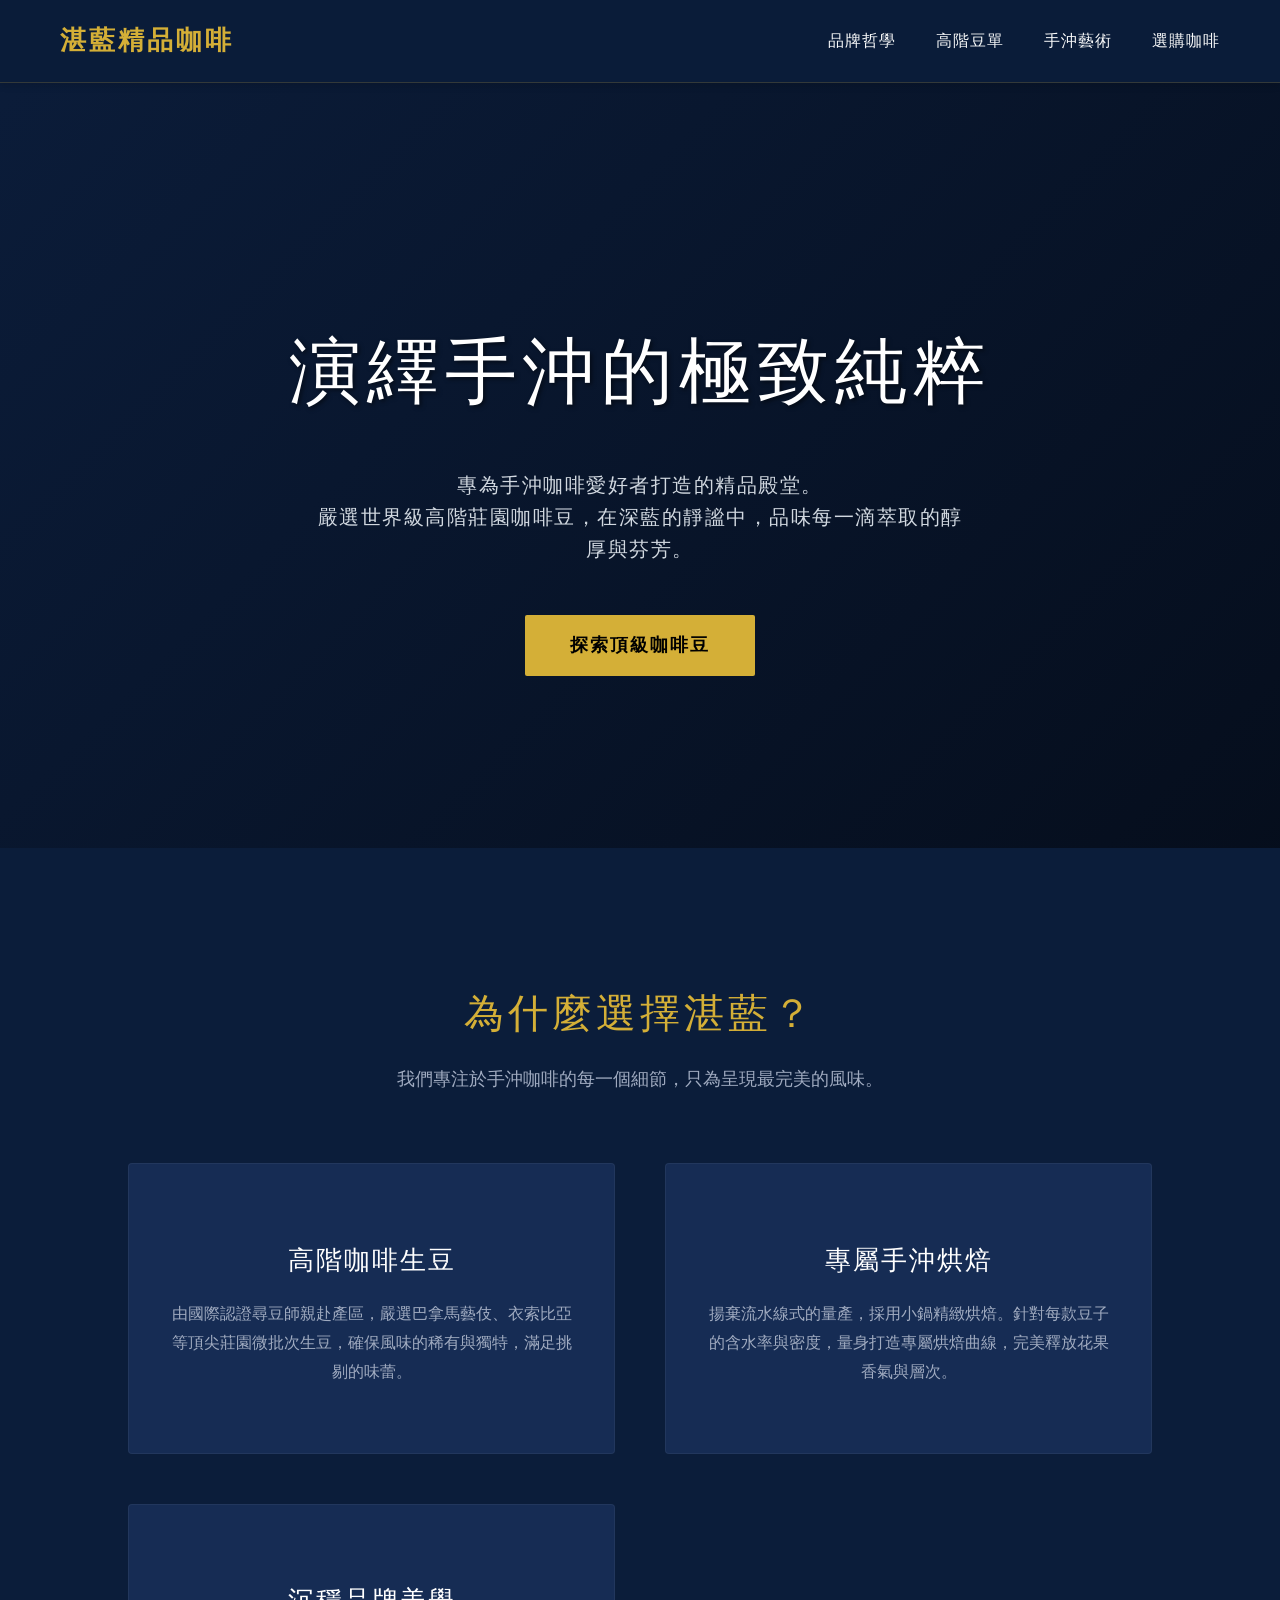
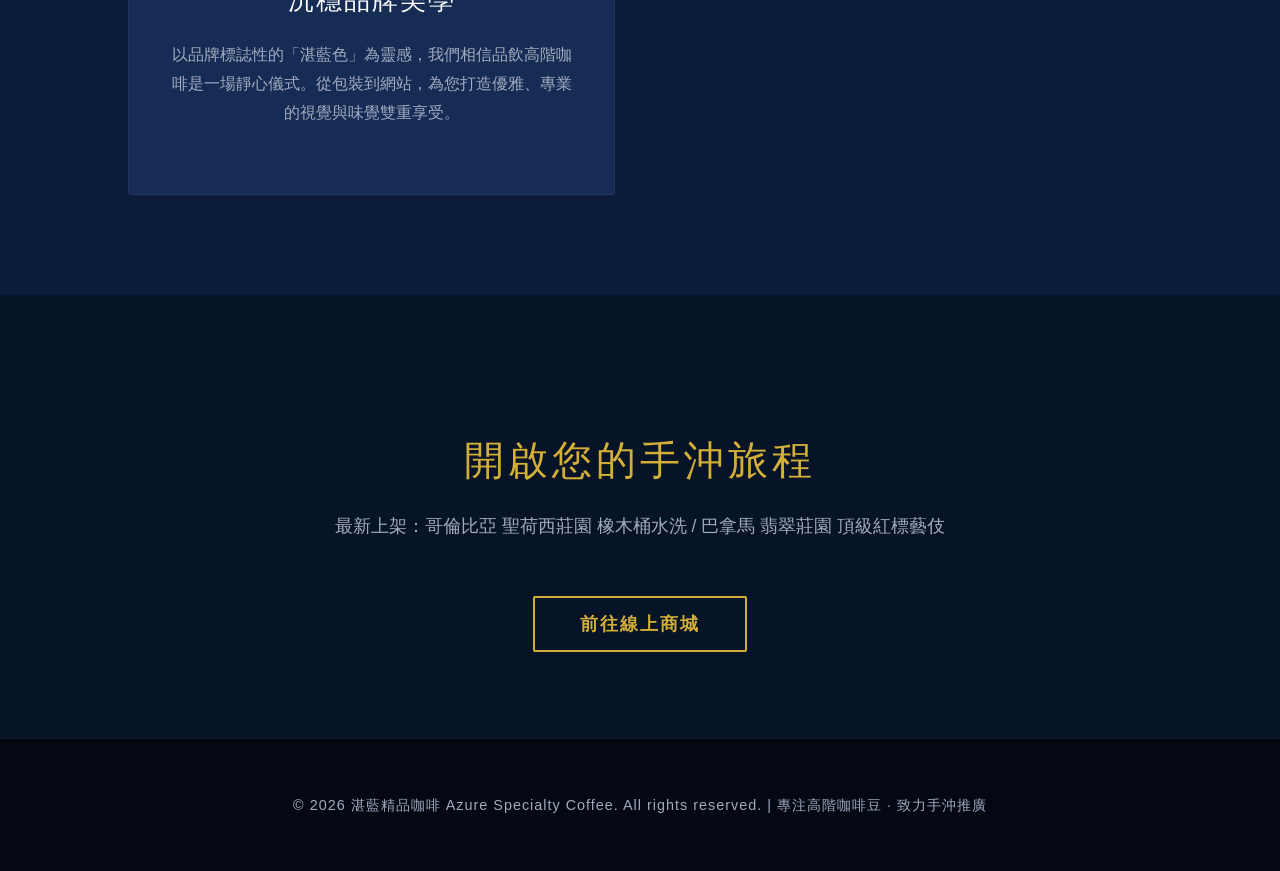
<file: w1/index.html>
<!DOCTYPE html>
<html lang="zh-TW">
<head>
    <meta charset="UTF-8">
    <meta name="viewport" content="width=device-width, initial-scale=1.0">
    <title>湛藍精品咖啡 | 頂級手沖咖啡</title>
    <style>
        :root {
            --primary-blue: #0b1d3a;
            --secondary-blue: #162c54;
            --accent-gold: #d4af37;
            --text-light: #f8f9fa;
            --text-dark: #a0abc0;
        }
        body {
            margin: 0;
            padding: 0;
            font-family: 'Helvetica Neue', Arial, 'Microsoft JhengHei', sans-serif;
            background-color: var(--primary-blue);
            color: var(--text-light);
            line-height: 1.6;
        }
        header {
            display: flex;
            justify-content: space-between;
            align-items: center;
            padding: 20px 60px;
            background-color: rgba(11, 29, 58, 0.98);
            position: sticky;
            top: 0;
            z-index: 1000;
            border-bottom: 1px solid rgba(212, 175, 55, 0.2);
            box-shadow: 0 4px 6px rgba(0,0,0,0.1);
        }
        .logo {
            font-size: 26px;
            font-weight: 700;
            color: var(--accent-gold);
            text-decoration: none;
            letter-spacing: 3px;
            display: flex;
            align-items: center;
            gap: 10px;
        }
        nav {
            display: flex;
            gap: 40px;
        }
        nav a {
            color: var(--text-light);
            text-decoration: none;
            font-size: 16px;
            letter-spacing: 1px;
            transition: color 0.3s ease;
        }
        nav a:hover {
            color: var(--accent-gold);
        }
        .hero {
            height: 85vh;
            display: flex;
            flex-direction: column;
            justify-content: center;
            align-items: center;
            text-align: center;
            background: linear-gradient(135deg, rgba(11,29,58,0.9) 0%, rgba(5,13,26,0.9) 100%), 
                        url('https://images.unsplash.com/photo-1497935586351-b67a49e012bf?ixlib=rb-1.2.1&auto=format&fit=crop&w=1920&q=80') no-repeat center center/cover;
            background-blend-mode: overlay;
            padding: 0 20px;
        }
        .hero h1 {
            font-size: 4.5rem;
            margin-bottom: 20px;
            letter-spacing: 6px;
            color: #ffffff;
            font-weight: 300;
            text-shadow: 2px 2px 4px rgba(0,0,0,0.5);
        }
        .hero p {
            font-size: 1.25rem;
            max-width: 650px;
            color: #d1d8e0;
            margin-bottom: 50px;
            letter-spacing: 1.5px;
        }
        .btn {
            padding: 16px 45px;
            background-color: var(--accent-gold);
            color: #000;
            text-decoration: none;
            font-size: 1.1rem;
            font-weight: bold;
            border-radius: 2px;
            transition: all 0.3s ease;
            letter-spacing: 2px;
        }
        .btn:hover {
            background-color: #fce28b;
            transform: translateY(-3px);
            box-shadow: 0 10px 20px rgba(0,0,0,0.2);
        }
        .section {
            padding: 100px 10%;
        }
        .section-title {
            text-align: center;
            font-size: 2.5rem;
            color: var(--accent-gold);
            margin-bottom: 20px;
            font-weight: 300;
            letter-spacing: 4px;
        }
        .section-subtitle {
            text-align: center;
            color: var(--text-dark);
            margin-bottom: 70px;
            font-size: 1.1rem;
        }
        .features {
            display: grid;
            grid-template-columns: repeat(auto-fit, minmax(320px, 1fr));
            gap: 50px;
        }
        .feature-card {
            background-color: var(--secondary-blue);
            padding: 50px 40px;
            border-radius: 4px;
            text-align: center;
            border: 1px solid rgba(255,255,255,0.05);
            transition: all 0.4s ease;
            position: relative;
            overflow: hidden;
        }
        .feature-card::before {
            content: '';
            position: absolute;
            top: 0; left: 0; width: 100%; height: 3px;
            background-color: var(--accent-gold);
            transform: scaleX(0);
            transition: transform 0.4s ease;
        }
        .feature-card:hover::before {
            transform: scaleX(1);
        }
        .feature-card:hover {
            transform: translateY(-10px);
            box-shadow: 0 15px 30px rgba(0,0,0,0.3);
            border-color: rgba(212, 175, 55, 0.3);
        }
        .feature-card h3 {
            font-size: 1.6rem;
            margin-bottom: 20px;
            color: #fff;
            font-weight: 400;
            letter-spacing: 2px;
        }
        .feature-card p {
            color: var(--text-dark);
            font-size: 1rem;
            line-height: 1.8;
        }
        .shop-section {
            background-color: #071326;
            text-align: center;
        }
        footer {
            text-align: center;
            padding: 40px;
            background-color: #030812;
            color: var(--text-dark);
            font-size: 0.9rem;
            border-top: 1px solid rgba(255,255,255,0.05);
            letter-spacing: 1px;
        }
    </style>
</head>
<body>
    <header>
        <a href="#" class="logo">湛藍精品咖啡</a>
        <nav>
            <a href="#about">品牌哲學</a>
            <a href="#beans">高階豆單</a>
            <a href="#brew">手沖藝術</a>
            <a href="#shop">選購咖啡</a>
        </nav>
    </header>

    <section class="hero">
        <h1>演繹手沖的極致純粹</h1>
        <p>專為手沖咖啡愛好者打造的精品殿堂。<br>嚴選世界級高階莊園咖啡豆，在深藍的靜謐中，品味每一滴萃取的醇厚與芬芳。</p>
        <a href="#shop" class="btn">探索頂級咖啡豆</a>
    </section>

    <section id="about" class="section">
        <h2 class="section-title">為什麼選擇湛藍？</h2>
        <p class="section-subtitle">我們專注於手沖咖啡的每一個細節，只為呈現最完美的風味。</p>
        
        <div class="features">
            <div class="feature-card">
                <h3>高階咖啡生豆</h3>
                <p>由國際認證尋豆師親赴產區，嚴選巴拿馬藝伎、衣索比亞等頂尖莊園微批次生豆，確保風味的稀有與獨特，滿足挑剔的味蕾。</p>
            </div>
            <div class="feature-card">
                <h3>專屬手沖烘焙</h3>
                <p>揚棄流水線式的量產，採用小鍋精緻烘焙。針對每款豆子的含水率與密度，量身打造專屬烘焙曲線，完美釋放花果香氣與層次。</p>
            </div>
            <div class="feature-card">
                <h3>沉穩品牌美學</h3>
                <p>以品牌標誌性的「湛藍色」為靈感，我們相信品飲高階咖啡是一場靜心儀式。從包裝到網站，為您打造優雅、專業的視覺與味覺雙重享受。</p>
            </div>
        </div>
    </section>

    <section id="shop" class="section shop-section">
        <h2 class="section-title">開啟您的手沖旅程</h2>
        <p class="section-subtitle">最新上架：哥倫比亞 聖荷西莊園 橡木桶水洗 / 巴拿馬 翡翠莊園 頂級紅標藝伎</p>
        <a href="#" class="btn" style="background-color: transparent; border: 2px solid var(--accent-gold); color: var(--accent-gold);">前往線上商城</a>
    </section>

    <footer>
        <p>&copy; 2026 湛藍精品咖啡 Azure Specialty Coffee. All rights reserved. | 專注高階咖啡豆 · 致力手沖推廣</p>
    </footer>
</body>
</html>
</file>
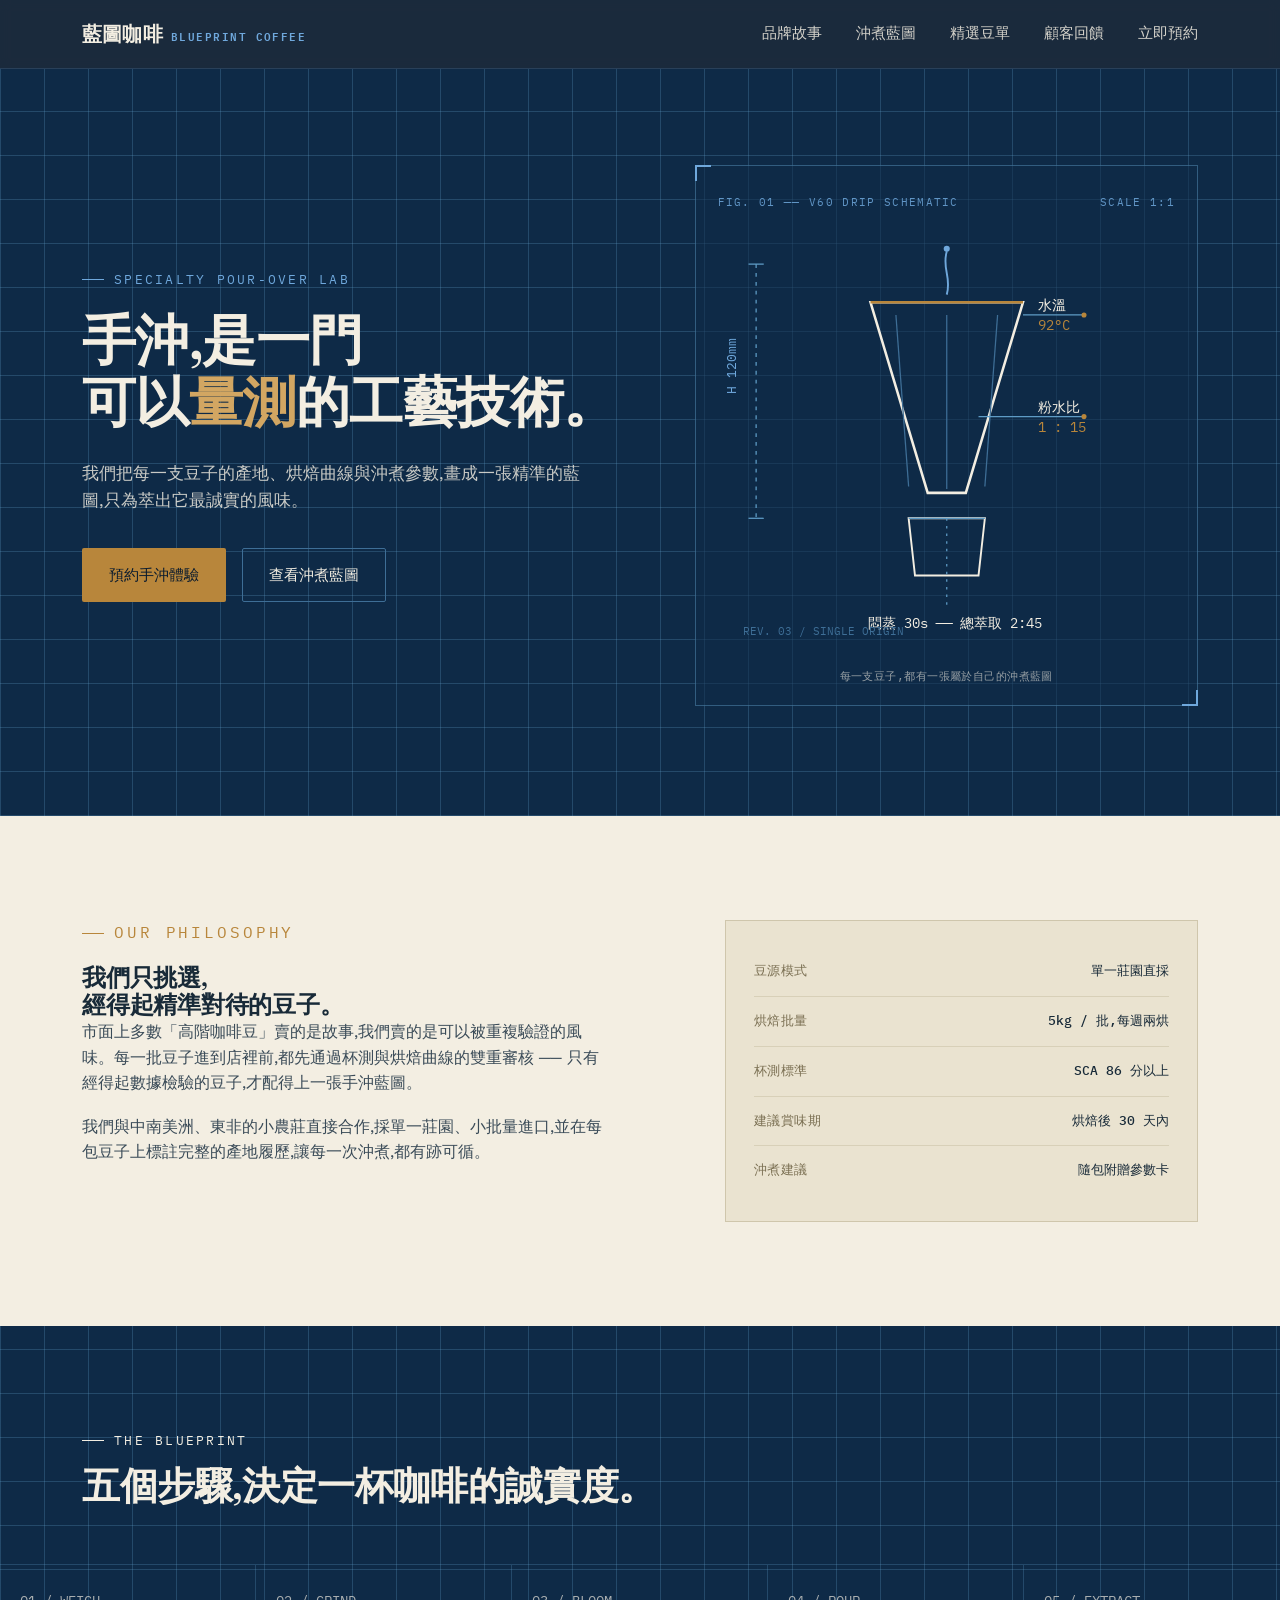
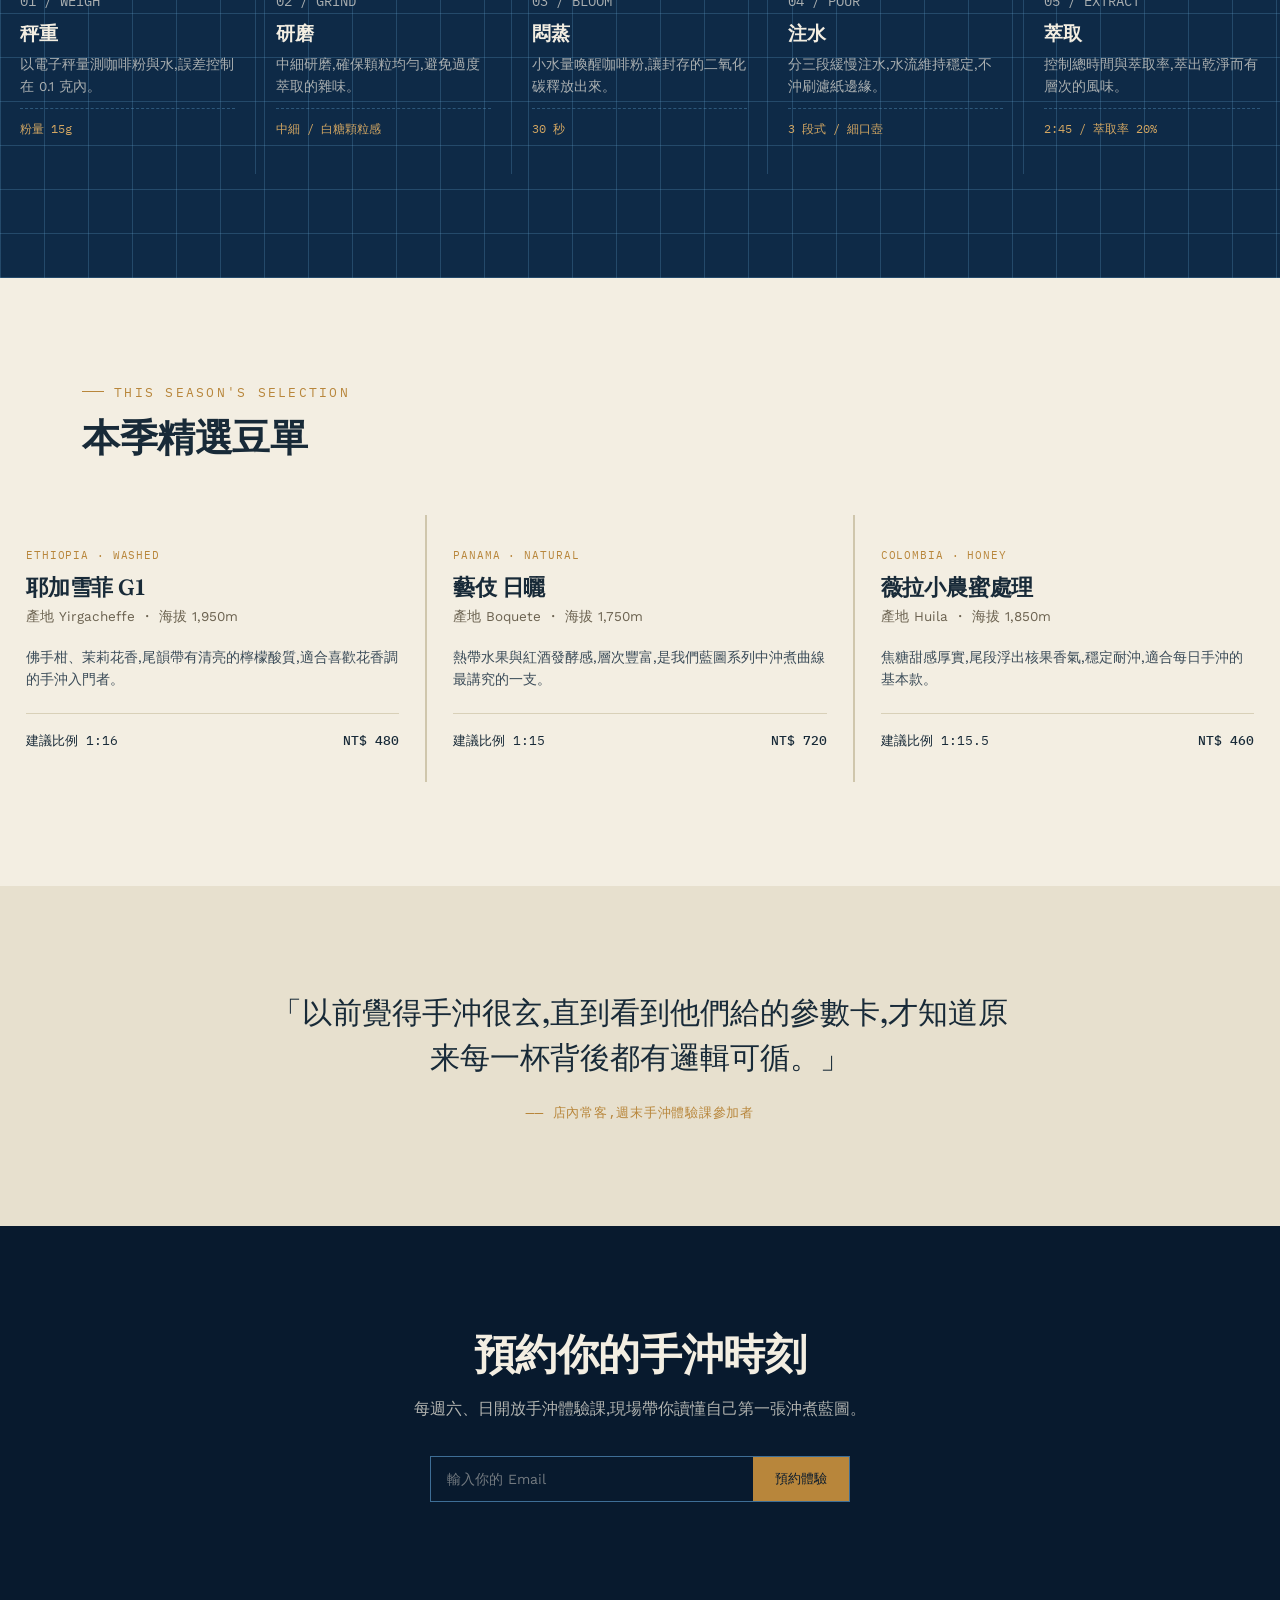
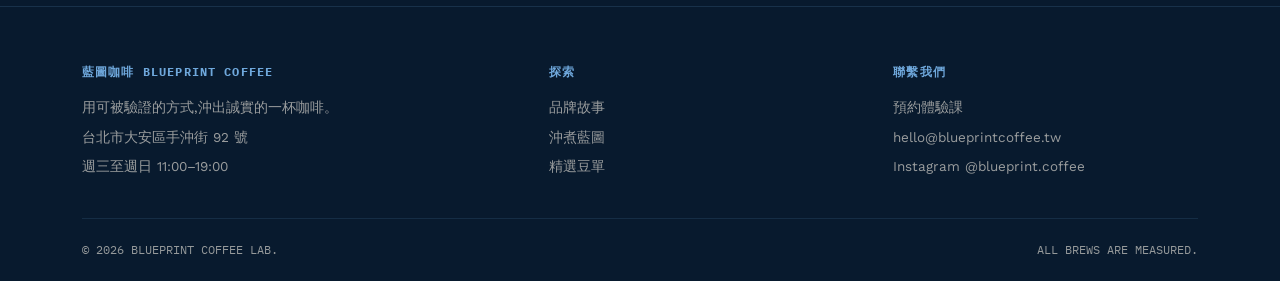
<file: week3/index.html>
<!DOCTYPE html>
<html lang="zh-Hant">
<head>
<meta charset="UTF-8">
<meta name="viewport" content="width=device-width, initial-scale=1.0">
<title>藍圖咖啡 Blueprint Coffee ── 精準手沖,誠實風味</title>
<link rel="preconnect" href="https://fonts.googleapis.com">
<link rel="preconnect" href="https://fonts.gstatic.com" crossorigin>
<link href="https://fonts.googleapis.com/css2?family=Fraunces:opsz,wght@9..144,400;9..144,500;9..144,600;9..144,700&family=Work+Sans:wght@300;400;500;600&family=IBM+Plex+Mono:wght@400;500&display=swap" rel="stylesheet">
<style>
  :root{
    --ink-black:#081A2E;
    --blueprint:#0E2A47;
    --blueprint-line:#3E6E96;
    --blueprint-line-soft:rgba(94,155,197,0.28);
    --paper:#F3EEE2;
    --paper-dim:#E7E0CE;
    --brass:#B8863B;
    --brass-light:#D2A662;
    --sky:#6FA8DC;
    --ink-on-paper:#182A38;
    --max-w:1180px;
  }

  *{margin:0;padding:0;box-sizing:border-box;}
  html{scroll-behavior:smooth;}
  body{
    font-family:'Work Sans', sans-serif;
    background:var(--paper);
    color:var(--ink-on-paper);
    line-height:1.6;
    -webkit-font-smoothing:antialiased;
  }
  a{color:inherit;text-decoration:none;}
  img,svg{display:block;max-width:100%;}
  .container{max-width:var(--max-w);margin:0 auto;padding:0 32px;}
  .eyebrow{
    font-family:'IBM Plex Mono', monospace;
    font-size:12.5px;
    letter-spacing:0.18em;
    text-transform:uppercase;
    display:flex;
    align-items:center;
    gap:10px;
  }
  .eyebrow::before{
    content:"";
    width:22px;height:1px;
    background:currentColor;
    display:inline-block;
  }
  h1,h2,h3{
    font-family:'Fraunces', serif;
    font-weight:600;
    line-height:1.15;
    letter-spacing:-0.01em;
  }
  .btn{
    display:inline-flex;
    align-items:center;
    gap:10px;
    padding:14px 26px;
    border-radius:2px;
    font-family:'Work Sans', sans-serif;
    font-size:15px;
    font-weight:500;
    border:1px solid transparent;
    cursor:pointer;
    transition:transform .25s ease, background .25s ease, border-color .25s ease, color .25s ease;
  }
  .btn:focus-visible{outline:2px solid var(--sky);outline-offset:3px;}
  .btn-primary{background:var(--brass);color:var(--ink-black);}
  .btn-primary:hover{background:var(--brass-light);transform:translateY(-1px);}
  .btn-ghost{border-color:var(--blueprint-line);color:var(--paper);}
  .btn-ghost:hover{border-color:var(--sky);color:var(--sky);}
  .btn-ghost.on-paper{border-color:var(--ink-on-paper);color:var(--ink-on-paper);}
  .btn-ghost.on-paper:hover{border-color:var(--brass);color:var(--brass);}

  /* ---------- NAV ---------- */
  header{
    position:sticky;top:0;z-index:50;
    background:rgba(8,26,46,0.92);
    backdrop-filter:blur(6px);
    border-bottom:1px solid rgba(94,155,197,0.2);
  }
  nav{
    max-width:var(--max-w);margin:0 auto;padding:18px 32px;
    display:flex;align-items:center;justify-content:space-between;
    color:var(--paper);
  }
  .logo{
    font-family:'Fraunces', serif;
    font-size:20px;font-weight:600;letter-spacing:0.01em;
    color:var(--paper);display:flex;align-items:baseline;gap:8px;
  }
  .logo span{
    font-family:'IBM Plex Mono', monospace;
    font-size:10.5px;letter-spacing:0.14em;color:var(--sky);
  }
  .nav-links{display:flex;gap:34px;font-size:14.5px;}
  .nav-links a{opacity:0.85;transition:opacity .2s;}
  .nav-links a:hover{opacity:1;color:var(--sky);}
  .nav-toggle{display:none;background:none;border:none;color:var(--paper);font-size:24px;cursor:pointer;}

  @media (max-width:860px){
    .nav-links{
      position:absolute;top:100%;left:0;right:0;
      background:var(--ink-black);
      flex-direction:column;gap:0;
      max-height:0;overflow:hidden;
      transition:max-height .3s ease;
    }
    .nav-links.open{max-height:320px;}
    .nav-links a{padding:16px 32px;border-top:1px solid rgba(94,155,197,0.15);}
    .nav-toggle{display:block;}
  }

  /* ---------- HERO ---------- */
  .hero{
    background:
      repeating-linear-gradient(0deg, var(--blueprint-line-soft) 0, var(--blueprint-line-soft) 1px, transparent 1px, transparent 44px),
      repeating-linear-gradient(90deg, var(--blueprint-line-soft) 0, var(--blueprint-line-soft) 1px, transparent 1px, transparent 44px),
      var(--blueprint);
    color:var(--paper);
    padding:96px 0 110px;
    position:relative;
    overflow:hidden;
  }
  .hero-grid{
    max-width:var(--max-w);margin:0 auto;padding:0 32px;
    display:grid;grid-template-columns:1.05fr 0.95fr;gap:56px;align-items:center;
  }
  .hero h1{font-size:clamp(34px,4.6vw,54px);margin:20px 0 26px;color:var(--paper);}
  .hero h1 em{font-style:normal;color:var(--brass-light);}
  .hero p.lede{font-size:17px;max-width:46ch;color:rgba(243,238,226,0.82);margin-bottom:34px;}
  .hero-cta{display:flex;gap:16px;flex-wrap:wrap;}
  .hero-eyebrow{color:var(--sky);margin-bottom:6px;}

  .blueprint-plate{
    position:relative;
    border:1px solid rgba(94,155,197,0.45);
    background:rgba(15,42,71,0.55);
    padding:28px 22px 20px;
  }
  .blueprint-plate::before,.blueprint-plate::after,
  .plate-corner-tl,.plate-corner-br{
    content:"";position:absolute;width:14px;height:14px;
    border-color:var(--sky);
  }
  .blueprint-plate::before{top:-1px;left:-1px;border-top:2px solid var(--sky);border-left:2px solid var(--sky);}
  .blueprint-plate::after{bottom:-1px;right:-1px;border-bottom:2px solid var(--sky);border-right:2px solid var(--sky);}
  .plate-label{
    font-family:'IBM Plex Mono', monospace;font-size:11px;letter-spacing:0.12em;
    color:var(--sky);display:flex;justify-content:space-between;margin-bottom:14px;opacity:0.85;
  }
  .plate-caption{
    font-family:'IBM Plex Mono', monospace;font-size:11px;color:rgba(243,238,226,0.6);
    text-align:center;margin-top:10px;letter-spacing:0.04em;
  }

  @media (max-width:900px){
    .hero-grid{grid-template-columns:1fr;}
    .hero{padding:64px 0 76px;}
  }

  /* ---------- SECTION SHARED ---------- */
  section{padding:104px 0;}
  .section-head{max-width:640px;margin-bottom:56px;}
  .section-head h2{font-size:clamp(26px,3.2vw,38px);margin-top:14px;}
  .on-dark{background:var(--ink-black);color:var(--paper);}
  .on-dark .eyebrow{color:var(--sky);}
  .on-paper .eyebrow{color:var(--brass);}

  /* ---------- ABOUT / SPEC SHEET ---------- */
  .about-grid{display:grid;grid-template-columns:1.1fr 0.9fr;gap:64px;align-items:start;}
  .about-grid p{font-size:16px;color:#3a4b58;max-width:52ch;margin-bottom:18px;}
  .spec-sheet{border:1px solid #cfc6ac;background:#EAE3D0;padding:26px 28px;}
  .spec-row{
    display:flex;justify-content:space-between;gap:20px;
    padding:14px 0;border-bottom:1px solid #d8d0b8;
    font-family:'IBM Plex Mono', monospace;font-size:13px;
  }
  .spec-row:last-child{border-bottom:none;}
  .spec-row dt{color:#7a6f52;letter-spacing:0.04em;}
  .spec-row dd{font-weight:500;color:var(--ink-on-paper);text-align:right;}

  @media (max-width:860px){ .about-grid{grid-template-columns:1fr;} }

  /* ---------- PROCESS BLUEPRINT ---------- */
  .process{
    background:
      repeating-linear-gradient(0deg, var(--blueprint-line-soft) 0, var(--blueprint-line-soft) 1px, transparent 1px, transparent 44px),
      repeating-linear-gradient(90deg, var(--blueprint-line-soft) 0, var(--blueprint-line-soft) 1px, transparent 1px, transparent 44px),
      var(--blueprint);
    color:var(--paper);
  }
  .steps{
    display:grid;grid-template-columns:repeat(5,1fr);gap:0;
    border-top:1px solid var(--blueprint-line-soft);
  }
  .step{
    padding:26px 20px;border-right:1px solid var(--blueprint-line-soft);position:relative;
  }
  .step:last-child{border-right:none;}
  .step-index{font-family:'IBM Plex Mono', monospace;font-size:12px;color:var(--sky);margin-bottom:14px;}
  .step h3{font-size:19px;color:var(--paper);margin-bottom:10px;font-weight:600;}
  .step p{font-size:13.5px;color:rgba(243,238,226,0.68);margin-bottom:10px;}
  .step .metric{
    font-family:'IBM Plex Mono', monospace;font-size:12px;color:var(--brass-light);
    border-top:1px dashed rgba(94,155,197,0.4);padding-top:10px;
  }
  @media (max-width:960px){
    .steps{grid-template-columns:1fr 1fr;}
    .step{border-right:1px solid var(--blueprint-line-soft);border-bottom:1px solid var(--blueprint-line-soft);}
    .step:nth-child(2n){border-right:none;}
  }
  @media (max-width:560px){
    .steps{grid-template-columns:1fr;}
    .step{border-right:none;}
  }

  /* ---------- BEANS ---------- */
  .bean-grid{display:grid;grid-template-columns:repeat(3,1fr);gap:2px;background:#cfc6ac;}
  .bean-card{
    background:var(--paper);padding:32px 26px;position:relative;
    display:flex;flex-direction:column;height:100%;
  }
  .bean-tag{
    font-family:'IBM Plex Mono', monospace;font-size:11px;color:var(--brass);
    letter-spacing:0.08em;margin-bottom:10px;
  }
  .bean-card h3{font-size:22px;margin-bottom:6px;}
  .bean-origin{font-size:13.5px;color:#6b6250;margin-bottom:18px;}
  .bean-notes{font-size:14px;color:#3a4b58;margin-bottom:22px;flex-grow:1;}
  .bean-meta{
    display:flex;justify-content:space-between;align-items:center;
    border-top:1px solid #d8d0b8;padding-top:16px;
    font-family:'IBM Plex Mono', monospace;font-size:12.5px;
  }
  .bean-price{color:var(--ink-on-paper);font-weight:500;}
  @media (max-width:900px){ .bean-grid{grid-template-columns:1fr 1fr;} }
  @media (max-width:600px){ .bean-grid{grid-template-columns:1fr;} }

  /* ---------- QUOTE ---------- */
  .quote-section{background:var(--paper-dim);}
  .quote-wrap{max-width:760px;margin:0 auto;text-align:center;}
  blockquote{
    font-family:'Fraunces', serif;font-size:clamp(22px,2.6vw,30px);
    font-weight:500;line-height:1.5;color:var(--ink-on-paper);margin-bottom:22px;
  }
  .quote-attr{font-family:'IBM Plex Mono', monospace;font-size:12.5px;color:var(--brass);letter-spacing:0.06em;}

  /* ---------- CTA / FOOTER ---------- */
  .cta-section{background:var(--ink-black);color:var(--paper);text-align:center;}
  .cta-section h2{font-size:clamp(28px,3.6vw,42px);margin-bottom:18px;}
  .cta-section p{color:rgba(243,238,226,0.72);max-width:48ch;margin:0 auto 34px;}
  .cta-form{
    display:flex;max-width:420px;margin:0 auto;gap:0;border:1px solid var(--blueprint-line);
  }
  .cta-form input{
    flex:1;background:transparent;border:none;padding:14px 16px;
    color:var(--paper);font-family:'Work Sans', sans-serif;font-size:14px;
  }
  .cta-form input::placeholder{color:rgba(243,238,226,0.45);}
  .cta-form input:focus{outline:none;}
  .cta-form button{
    background:var(--brass);color:var(--ink-black);border:none;
    padding:0 22px;font-weight:500;cursor:pointer;font-family:'Work Sans', sans-serif;
    transition:background .2s;
  }
  .cta-form button:hover{background:var(--brass-light);}

  footer{background:var(--ink-black);border-top:1px solid rgba(94,155,197,0.18);color:rgba(243,238,226,0.6);}
  .footer-grid{
    display:grid;grid-template-columns:1.4fr 1fr 1fr;gap:40px;padding:56px 0 32px;
    font-size:13.5px;
  }
  .footer-grid h4{
    font-family:'IBM Plex Mono', monospace;font-size:11.5px;letter-spacing:0.1em;
    color:var(--sky);margin-bottom:16px;text-transform:uppercase;
  }
  .footer-grid p, .footer-grid a{display:block;margin-bottom:8px;color:rgba(243,238,226,0.62);}
  .footer-grid a:hover{color:var(--paper);}
  .footer-bottom{
    border-top:1px solid rgba(94,155,197,0.15);padding:22px 0;
    font-family:'IBM Plex Mono', monospace;font-size:11.5px;
    display:flex;justify-content:space-between;flex-wrap:wrap;gap:10px;
  }
  @media (max-width:700px){ .footer-grid{grid-template-columns:1fr;} }

  /* ---------- REVEAL ---------- */
  .reveal{opacity:0;transform:translateY(18px);transition:opacity .7s ease, transform .7s ease;}
  .reveal.in{opacity:1;transform:translateY(0);}
  @media (prefers-reduced-motion: reduce){
    .reveal{opacity:1;transform:none;transition:none;}
    html{scroll-behavior:auto;}
  }
</style>
</head>
<body>

<header>
  <nav>
    <a href="#top" class="logo">藍圖咖啡<span>BLUEPRINT COFFEE</span></a>
    <button class="nav-toggle" id="navToggle" aria-label="開啟選單" aria-expanded="false">☰</button>
    <div class="nav-links" id="navLinks">
      <a href="#about">品牌故事</a>
      <a href="#process">沖煮藍圖</a>
      <a href="#beans">精選豆單</a>
      <a href="#quote">顧客回饋</a>
      <a href="#cta">立即預約</a>
    </div>
  </nav>
</header>

<section class="hero" id="top">
  <div class="hero-grid">
    <div>
      <p class="eyebrow hero-eyebrow">SPECIALTY POUR-OVER LAB</p>
      <h1>手沖,是一門<br>可以<em>量測</em>的工藝技術。</h1>
      <p class="lede">我們把每一支豆子的產地、烘焙曲線與沖煮參數,畫成一張精準的藍圖,只為萃出它最誠實的風味。</p>
      <div class="hero-cta">
        <a href="#cta" class="btn btn-primary">預約手沖體驗</a>
        <a href="#process" class="btn btn-ghost">查看沖煮藍圖</a>
      </div>
    </div>

    <div class="blueprint-plate reveal">
      <div class="plate-label"><span>FIG. 01 ── V60 DRIP SCHEMATIC</span><span>SCALE 1:1</span></div>
      <svg viewBox="0 0 360 340" xmlns="http://www.w3.org/2000/svg" role="img" aria-label="V60 手沖濾杯示意圖,標註水溫、粉水比、悶蒸與總萃取時間">
        <!-- dimension lines -->
        <line x1="30" y1="30" x2="30" y2="230" stroke="#5E9BC5" stroke-width="1" stroke-dasharray="3 4"/>
        <line x1="24" y1="30" x2="36" y2="30" stroke="#5E9BC5" stroke-width="1"/>
        <line x1="24" y1="230" x2="36" y2="230" stroke="#5E9BC5" stroke-width="1"/>
        <text x="14" y="132" fill="#6FA8DC" font-size="10" font-family="IBM Plex Mono, monospace" transform="rotate(-90 14 132)">H 120mm</text>

        <!-- dripper cone -->
        <path d="M120 60 L240 60 L195 210 L165 210 Z" fill="none" stroke="#F3EEE2" stroke-width="2"/>
        <path d="M120 60 L240 60" stroke="#B8863B" stroke-width="2"/>
        <!-- ribs -->
        <line x1="140" y1="70" x2="150" y2="205" stroke="#3E6E96" stroke-width="1"/>
        <line x1="180" y1="70" x2="180" y2="207" stroke="#3E6E96" stroke-width="1"/>
        <line x1="220" y1="70" x2="210" y2="205" stroke="#3E6E96" stroke-width="1"/>

        <!-- server -->
        <path d="M150 230 L210 230 L205 275 L155 275 Z" fill="none" stroke="#F3EEE2" stroke-width="1.5"/>
        <line x1="150" y1="230" x2="210" y2="230" stroke="#5E9BC5" stroke-width="1"/>

        <!-- pour line + droplets -->
        <path d="M180 20 C176 34, 184 40, 180 54" stroke="#6FA8DC" stroke-width="1.5" fill="none"/>
        <circle cx="180" cy="18" r="2.4" fill="#6FA8DC"/>

        <!-- annotation callouts -->
        <line x1="240" y1="70" x2="288" y2="70" stroke="#5E9BC5" stroke-width="1"/>
        <circle cx="288" cy="70" r="2" fill="#B8863B"/>
        <text x="252" y="66" fill="#F3EEE2" font-size="11" font-family="IBM Plex Mono, monospace">水溫</text>
        <text x="252" y="82" fill="#B8863B" font-size="11" font-family="IBM Plex Mono, monospace">92°C</text>

        <line x1="205" y1="150" x2="288" y2="150" stroke="#5E9BC5" stroke-width="1"/>
        <circle cx="288" cy="150" r="2" fill="#B8863B"/>
        <text x="252" y="146" fill="#F3EEE2" font-size="11" font-family="IBM Plex Mono, monospace">粉水比</text>
        <text x="252" y="162" fill="#B8863B" font-size="11" font-family="IBM Plex Mono, monospace">1 : 15</text>

        <line x1="180" y1="230" x2="180" y2="300" stroke="#5E9BC5" stroke-width="1" stroke-dasharray="2 4"/>
        <text x="118" y="316" fill="#F3EEE2" font-size="11" font-family="IBM Plex Mono, monospace">悶蒸 30s ── 總萃取 2:45</text>

        <!-- corner tick -->
        <text x="20" y="322" fill="#3E6E96" font-size="9" font-family="IBM Plex Mono, monospace">REV. 03 / SINGLE ORIGIN</text>
      </svg>
      <p class="plate-caption">每一支豆子,都有一張屬於自己的沖煮藍圖</p>
    </div>
  </div>
</section>

<section class="on-paper" id="about">
  <div class="container">
    <div class="about-grid">
      <div class="reveal">
        <p class="eyebrow">OUR PHILOSOPHY</p>
        <h2>我們只挑選,<br>經得起精準對待的豆子。</h2>
        <p>市面上多數「高階咖啡豆」賣的是故事,我們賣的是可以被重複驗證的風味。每一批豆子進到店裡前,都先通過杯測與烘焙曲線的雙重審核 ── 只有經得起數據檢驗的豆子,才配得上一張手沖藍圖。</p>
        <p>我們與中南美洲、東非的小農莊直接合作,採單一莊園、小批量進口,並在每包豆子上標註完整的產地履歷,讓每一次沖煮,都有跡可循。</p>
      </div>
      <dl class="spec-sheet reveal">
        <div class="spec-row"><dt>豆源模式</dt><dd>單一莊園直採</dd></div>
        <div class="spec-row"><dt>烘焙批量</dt><dd>5kg / 批,每週兩烘</dd></div>
        <div class="spec-row"><dt>杯測標準</dt><dd>SCA 86 分以上</dd></div>
        <div class="spec-row"><dt>建議賞味期</dt><dd>烘焙後 30 天內</dd></div>
        <div class="spec-row"><dt>沖煮建議</dt><dd>隨包附贈參數卡</dd></div>
      </dl>
    </div>
  </div>
</section>

<section class="process" id="process">
  <div class="container">
    <div class="section-head reveal">
      <p class="eyebrow">THE BLUEPRINT</p>
      <h2>五個步驟,決定一杯咖啡的誠實度。</h2>
    </div>
  </div>
  <div class="steps reveal">
    <div class="step">
      <p class="step-index">01 / WEIGH</p>
      <h3>秤重</h3>
      <p>以電子秤量測咖啡粉與水,誤差控制在 0.1 克內。</p>
      <p class="metric">粉量 15g</p>
    </div>
    <div class="step">
      <p class="step-index">02 / GRIND</p>
      <h3>研磨</h3>
      <p>中細研磨,確保顆粒均勻,避免過度萃取的雜味。</p>
      <p class="metric">中細 / 白糖顆粒感</p>
    </div>
    <div class="step">
      <p class="step-index">03 / BLOOM</p>
      <h3>悶蒸</h3>
      <p>小水量喚醒咖啡粉,讓封存的二氧化碳釋放出來。</p>
      <p class="metric">30 秒</p>
    </div>
    <div class="step">
      <p class="step-index">04 / POUR</p>
      <h3>注水</h3>
      <p>分三段緩慢注水,水流維持穩定,不沖刷濾紙邊緣。</p>
      <p class="metric">3 段式 / 細口壺</p>
    </div>
    <div class="step">
      <p class="step-index">05 / EXTRACT</p>
      <h3>萃取</h3>
      <p>控制總時間與萃取率,萃出乾淨而有層次的風味。</p>
      <p class="metric">2:45 / 萃取率 20%</p>
    </div>
  </div>
</section>

<section class="on-paper" id="beans">
  <div class="container">
    <div class="section-head reveal">
      <p class="eyebrow">THIS SEASON'S SELECTION</p>
      <h2>本季精選豆單</h2>
    </div>
  </div>
  <div class="bean-grid reveal">
    <div class="bean-card">
      <p class="bean-tag">ETHIOPIA · WASHED</p>
      <h3>耶加雪菲 G1</h3>
      <p class="bean-origin">產地 Yirgacheffe ・ 海拔 1,950m</p>
      <p class="bean-notes">佛手柑、茉莉花香,尾韻帶有清亮的檸檬酸質,適合喜歡花香調的手沖入門者。</p>
      <div class="bean-meta"><span>建議比例 1:16</span><span class="bean-price">NT$ 480</span></div>
    </div>
    <div class="bean-card">
      <p class="bean-tag">PANAMA · NATURAL</p>
      <h3>藝伎 日曬</h3>
      <p class="bean-origin">產地 Boquete ・ 海拔 1,750m</p>
      <p class="bean-notes">熱帶水果與紅酒發酵感,層次豐富,是我們藍圖系列中沖煮曲線最講究的一支。</p>
      <div class="bean-meta"><span>建議比例 1:15</span><span class="bean-price">NT$ 720</span></div>
    </div>
    <div class="bean-card">
      <p class="bean-tag">COLOMBIA · HONEY</p>
      <h3>薇拉小農蜜處理</h3>
      <p class="bean-origin">產地 Huila ・ 海拔 1,850m</p>
      <p class="bean-notes">焦糖甜感厚實,尾段浮出核果香氣,穩定耐沖,適合每日手沖的基本款。</p>
      <div class="bean-meta"><span>建議比例 1:15.5</span><span class="bean-price">NT$ 460</span></div>
    </div>
  </div>
</section>

<section class="quote-section" id="quote">
  <div class="container">
    <div class="quote-wrap reveal">
      <blockquote>「以前覺得手沖很玄,直到看到他們給的參數卡,才知道原来每一杯背後都有邏輯可循。」</blockquote>
      <p class="quote-attr">── 店內常客,週末手沖體驗課參加者</p>
    </div>
  </div>
</section>

<section class="cta-section" id="cta">
  <div class="container">
    <h2 class="reveal">預約你的手沖時刻</h2>
    <p class="reveal">每週六、日開放手沖體驗課,現場帶你讀懂自己第一張沖煮藍圖。</p>
    <form class="cta-form reveal" onsubmit="event.preventDefault(); this.querySelector('button').textContent='已收到,我們會盡快聯繫';">
      <input type="email" placeholder="輸入你的 Email" required aria-label="Email">
      <button type="submit">預約體驗</button>
    </form>
  </div>
</section>

<footer>
  <div class="container">
    <div class="footer-grid">
      <div>
        <h4>藍圖咖啡 BLUEPRINT COFFEE</h4>
        <p>用可被驗證的方式,沖出誠實的一杯咖啡。</p>
        <p>台北市大安區手沖街 92 號</p>
        <p>週三至週日 11:00–19:00</p>
      </div>
      <div>
        <h4>探索</h4>
        <a href="#about">品牌故事</a>
        <a href="#process">沖煮藍圖</a>
        <a href="#beans">精選豆單</a>
      </div>
      <div>
        <h4>聯繫我們</h4>
        <a href="#cta">預約體驗課</a>
        <a href="mailto:hello@blueprintcoffee.tw">hello@blueprintcoffee.tw</a>
        <a href="#top">Instagram @blueprint.coffee</a>
      </div>
    </div>
    <div class="footer-bottom">
      <span>© 2026 BLUEPRINT COFFEE LAB.</span>
      <span>ALL BREWS ARE MEASURED.</span>
    </div>
  </div>
</footer>

<script>
  // mobile nav toggle
  const navToggle = document.getElementById('navToggle');
  const navLinks = document.getElementById('navLinks');
  navToggle.addEventListener('click', () => {
    const isOpen = navLinks.classList.toggle('open');
    navToggle.setAttribute('aria-expanded', isOpen);
  });
  navLinks.querySelectorAll('a').forEach(a => a.addEventListener('click', () => {
    navLinks.classList.remove('open');
    navToggle.setAttribute('aria-expanded', 'false');
  }));

  // scroll reveal
  const prefersReduced = window.matchMedia('(prefers-reduced-motion: reduce)').matches;
  if (!prefersReduced && 'IntersectionObserver' in window) {
    const io = new IntersectionObserver((entries) => {
      entries.forEach(entry => {
        if (entry.isIntersecting) {
          entry.target.classList.add('in');
          io.unobserve(entry.target);
        }
      });
    }, { threshold: 0.15 });
    document.querySelectorAll('.reveal').forEach(el => io.observe(el));
  } else {
    document.querySelectorAll('.reveal').forEach(el => el.classList.add('in'));
  }
</script>

</body>
</html>
</file>
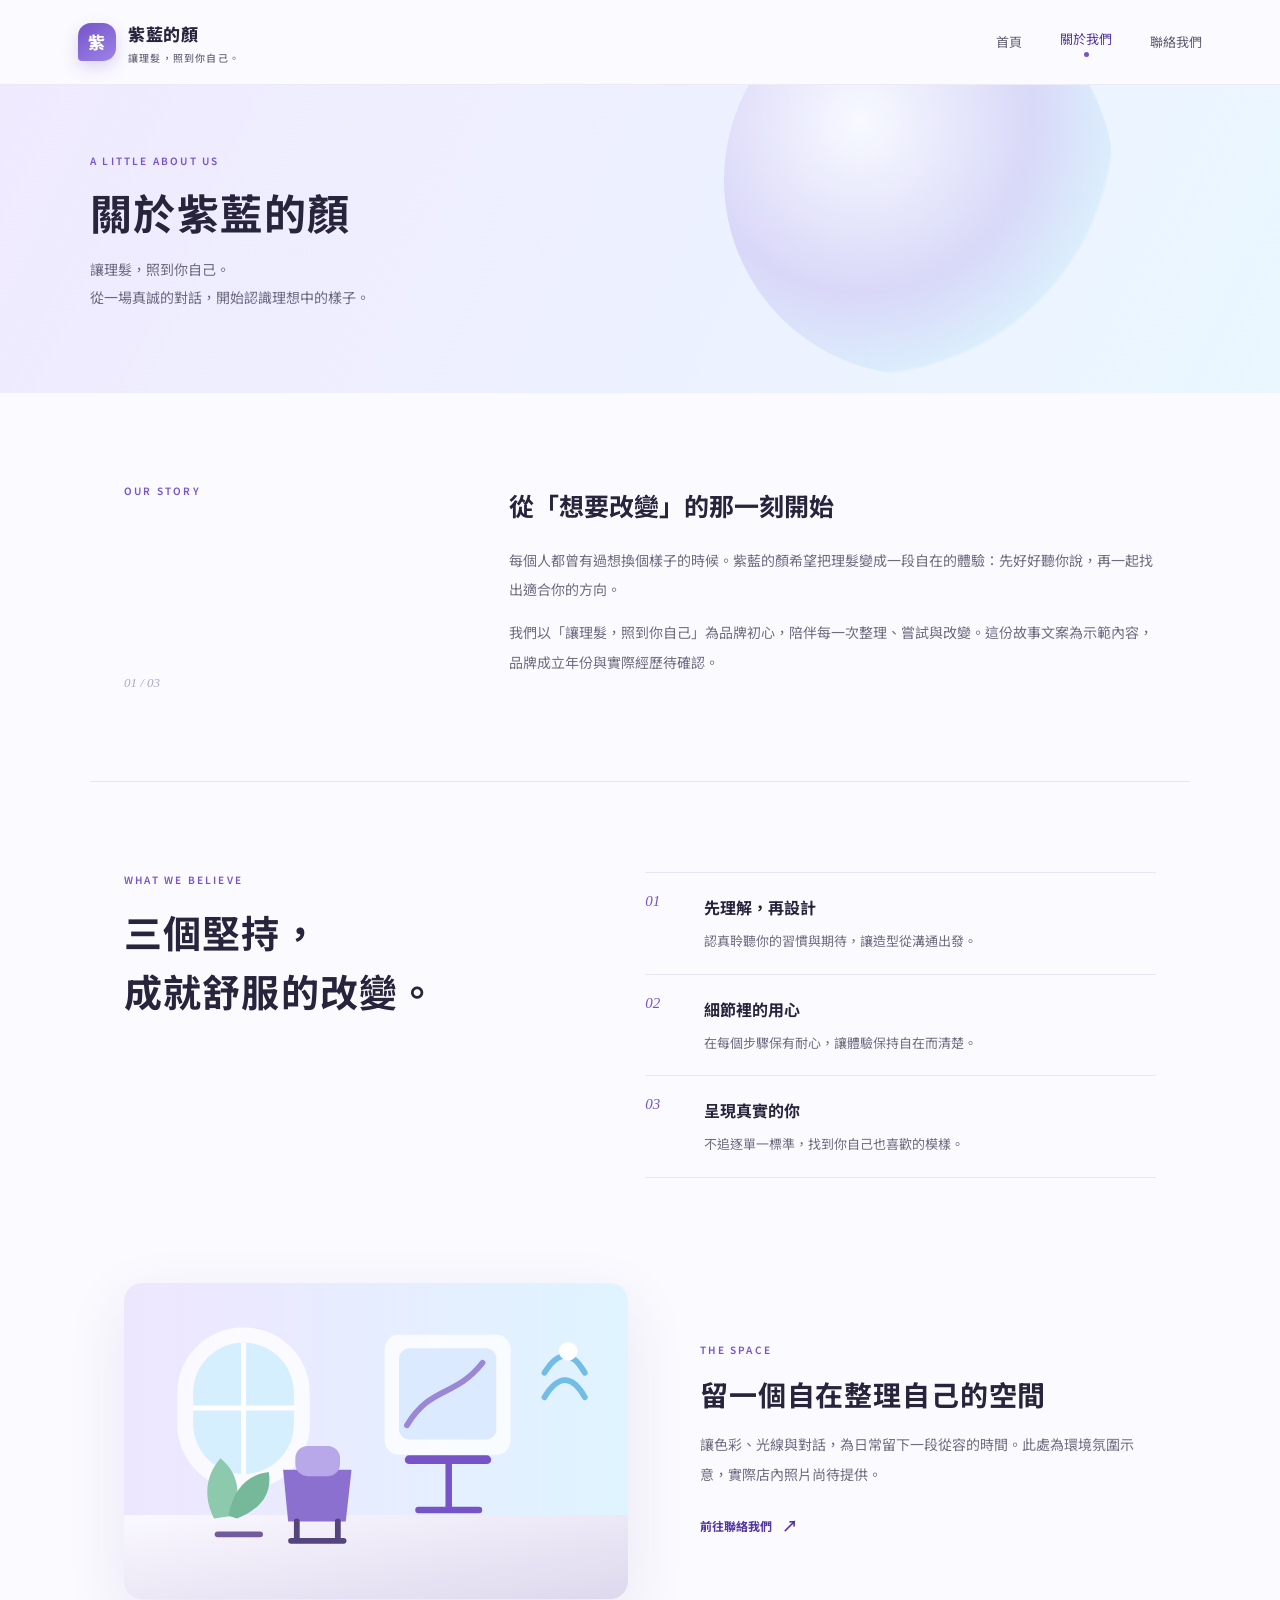
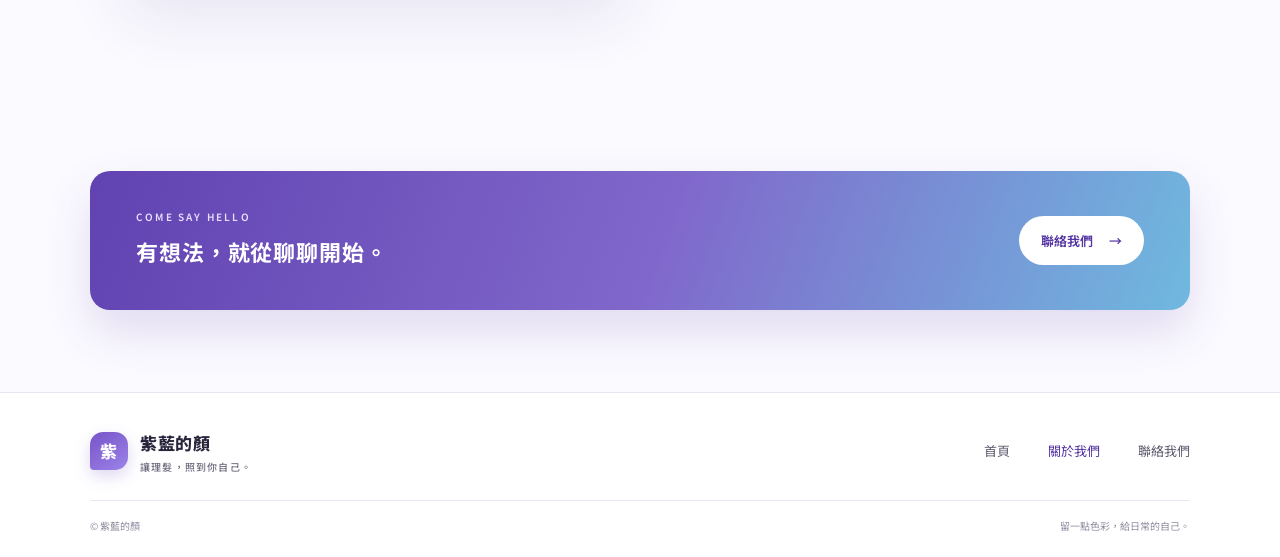
<file: pages/about.html>
﻿<!doctype html>
<html lang="zh-Hant">
<head>
  <meta charset="utf-8"><meta name="viewport" content="width=device-width, initial-scale=1"><meta name="theme-color" content="#f7f4ff">
  <meta name="description" content="認識紫藍的顏的品牌故事與理念。"><title>關於我們｜紫藍的顏</title>
  <link rel="stylesheet" href="assets/css/site.css"><script src="assets/js/site.js" defer></script>
</head>
<body>
  <a class="skip-link" href="#main">跳至主要內容</a>
  <header class="site-header"><div class="header-inner"><a class="brand" href="index.html" aria-label="紫藍的顏，回首頁"><span class="brand-mark" aria-hidden="true">紫</span><span>紫藍的顏<small>讓理髮，照到你自己。</small></span></a><button class="menu-toggle" type="button" aria-expanded="false" aria-controls="primary-nav"><span></span><span></span><span></span><span class="sr-only">開啟選單</span></button><nav class="primary-nav" id="primary-nav" aria-label="主要導覽"><a href="index.html">首頁</a><a href="about.html" aria-current="page">關於我們</a><a href="contact.html">聯絡我們</a></nav></div></header>
  <main id="main">
    <section class="page-hero"><p class="eyebrow">A LITTLE ABOUT US</p><h1>關於紫藍的顏</h1><p>讓理髮，照到你自己。<br>從一場真誠的對話，開始認識理想中的樣子。</p><div class="page-hero-orb" aria-hidden="true"></div></section>
    <section class="section story-section"><div class="story-label"><p class="eyebrow">OUR STORY</p><span class="story-index">01 / 03</span></div><div class="story-body"><h2>從「想要改變」的那一刻開始</h2><p>每個人都曾有過想換個樣子的時候。紫藍的顏希望把理髮變成一段自在的體驗：先好好聽你說，再一起找出適合你的方向。</p><p>我們以「讓理髮，照到你自己」為品牌初心，陪伴每一次整理、嘗試與改變。這份故事文案為示範內容，品牌成立年份與實際經歷待確認。</p></div></section>
    <section class="section values-section"><div class="section-heading"><p class="eyebrow">WHAT WE BELIEVE</p><h2>三個堅持，<br>成就舒服的改變。</h2></div><div class="values-list"><article class="value-item"><span>01</span><div><h3>先理解，再設計</h3><p>認真聆聽你的習慣與期待，讓造型從溝通出發。</p></div></article><article class="value-item"><span>02</span><div><h3>細節裡的用心</h3><p>在每個步驟保有耐心，讓體驗保持自在而清楚。</p></div></article><article class="value-item"><span>03</span><div><h3>呈現真實的你</h3><p>不追逐單一標準，找到你自己也喜歡的模樣。</p></div></article></div></section>
    <section class="section studio-section"><div class="studio-art"><img src="assets/images/studio-interior.svg" alt="紫藍與天空藍色彩的髮廊空間示意插畫"></div><div class="studio-copy"><p class="eyebrow">THE SPACE</p><h2>留一個自在整理自己的空間</h2><p>讓色彩、光線與對話，為日常留下一段從容的時間。此處為環境氛圍示意，實際店內照片尚待提供。</p><a class="text-link" href="contact.html">前往聯絡我們 <span aria-hidden="true">↗</span></a></div></section>
    <section class="closing-band"><div><p class="eyebrow">COME SAY HELLO</p><h2>有想法，就從聊聊開始。</h2></div><a class="button button-light" href="contact.html">聯絡我們 <span aria-hidden="true">→</span></a></section>
  </main>
  <footer class="site-footer"><div class="footer-main"><a class="brand footer-brand" href="index.html"><span class="brand-mark" aria-hidden="true">紫</span><span>紫藍的顏<small>讓理髮，照到你自己。</small></span></a><nav class="footer-nav" aria-label="頁尾導覽"><a href="index.html">首頁</a><a href="about.html" aria-current="page">關於我們</a><a href="contact.html">聯絡我們</a></nav></div><div class="footer-bottom"><span>© 紫藍的顏</span><span>留一點色彩，給日常的自己。</span></div></footer>
</body>
</html>
</file>
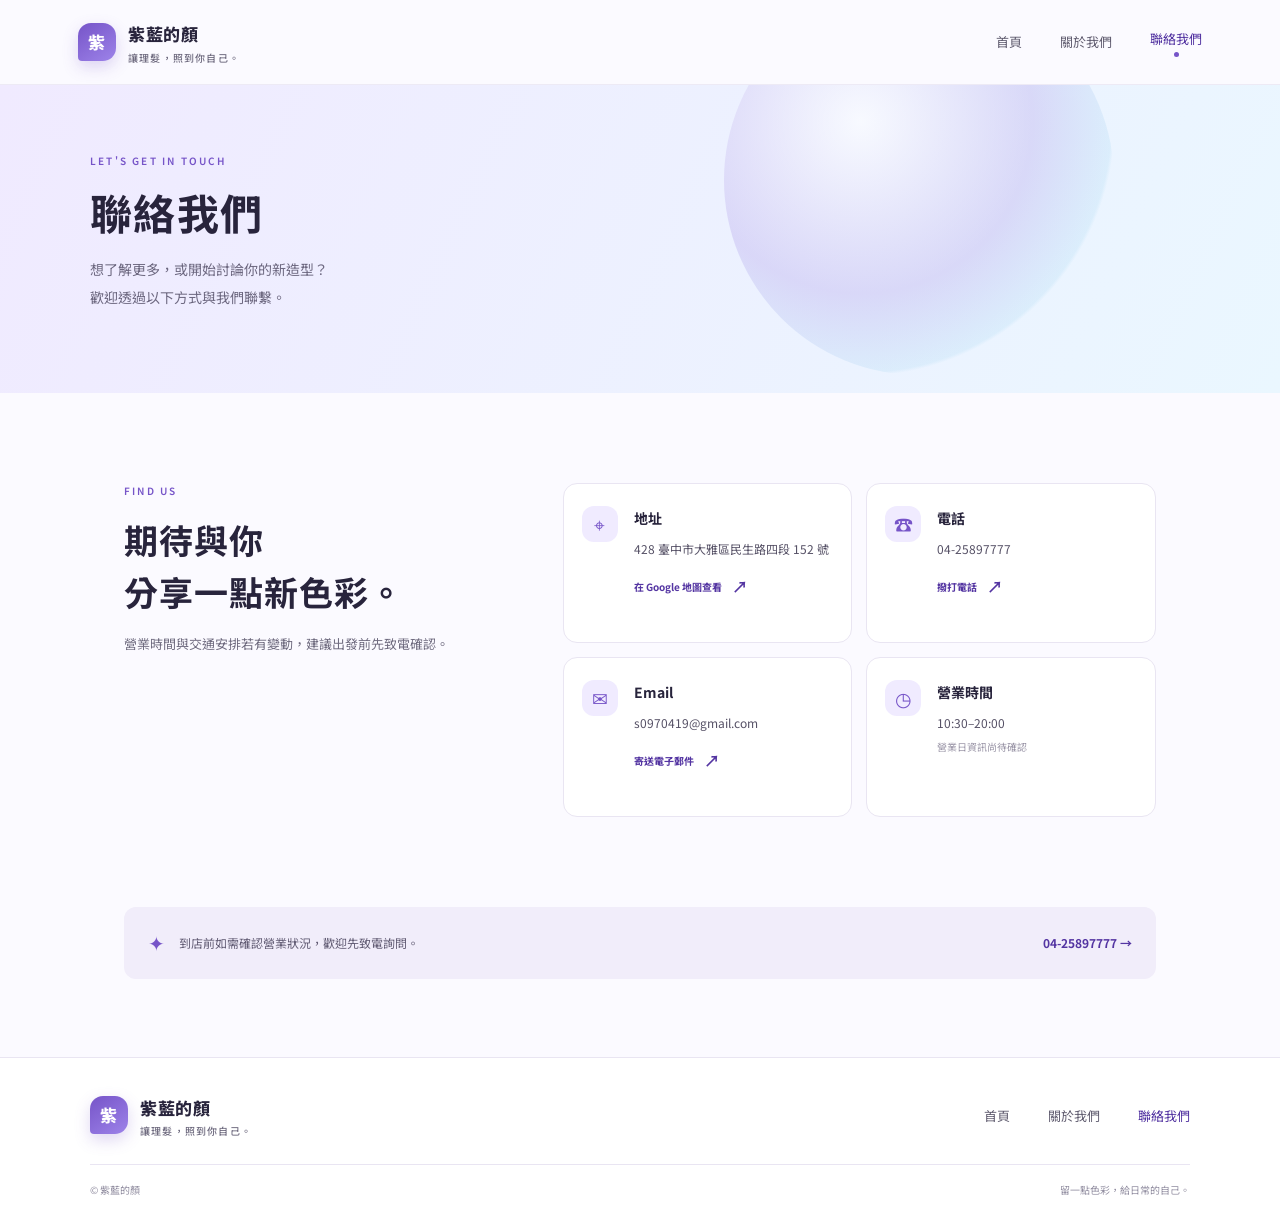
<file: pages/contact.html>
﻿<!doctype html>
<html lang="zh-Hant">
<head>
  <meta charset="utf-8"><meta name="viewport" content="width=device-width, initial-scale=1"><meta name="theme-color" content="#f7f4ff">
  <meta name="description" content="紫藍的顏地址、電話、電子郵件與營業時間。"><title>聯絡我們｜紫藍的顏</title>
  <link rel="stylesheet" href="assets/css/site.css"><script src="assets/js/site.js" defer></script>
</head>
<body>
  <a class="skip-link" href="#main">跳至主要內容</a>
  <header class="site-header"><div class="header-inner"><a class="brand" href="index.html" aria-label="紫藍的顏，回首頁"><span class="brand-mark" aria-hidden="true">紫</span><span>紫藍的顏<small>讓理髮，照到你自己。</small></span></a><button class="menu-toggle" type="button" aria-expanded="false" aria-controls="primary-nav"><span></span><span></span><span></span><span class="sr-only">開啟選單</span></button><nav class="primary-nav" id="primary-nav" aria-label="主要導覽"><a href="index.html">首頁</a><a href="about.html">關於我們</a><a href="contact.html" aria-current="page">聯絡我們</a></nav></div></header>
  <main id="main">
    <section class="page-hero contact-hero"><p class="eyebrow">LET'S GET IN TOUCH</p><h1>聯絡我們</h1><p>想了解更多，或開始討論你的新造型？<br>歡迎透過以下方式與我們聯繫。</p><div class="page-hero-orb" aria-hidden="true"></div></section>
    <section class="section contact-layout"><div class="contact-intro"><p class="eyebrow">FIND US</p><h2>期待與你<br>分享一點新色彩。</h2><p>營業時間與交通安排若有變動，建議出發前先致電確認。</p></div><div class="contact-cards"><article class="contact-card"><span class="contact-icon" aria-hidden="true">⌖</span><div><h3>地址</h3><p>428 臺中市大雅區民生路四段 152 號</p><a class="text-link" href="https://www.google.com/maps/search/?api=1&amp;query=428%E8%87%BA%E4%B8%AD%E5%B8%82%E5%A4%A7%E9%9B%85%E5%8D%80%E6%B0%91%E7%94%9F%E8%B7%AF%E5%9B%9B%E6%AE%B5152%E8%99%9F" target="_blank" rel="noopener noreferrer">在 Google 地圖查看 <span aria-hidden="true">↗</span></a></div></article><article class="contact-card"><span class="contact-icon" aria-hidden="true">☎</span><div><h3>電話</h3><p><a href="tel:0425897777">04-25897777</a></p><a class="text-link" href="tel:0425897777">撥打電話 <span aria-hidden="true">↗</span></a></div></article><article class="contact-card"><span class="contact-icon" aria-hidden="true">✉</span><div><h3>Email</h3><p><a href="mailto:s0970419@gmail.com">s0970419@gmail.com</a></p><a class="text-link" href="mailto:s0970419@gmail.com">寄送電子郵件 <span aria-hidden="true">↗</span></a></div></article><article class="contact-card"><span class="contact-icon" aria-hidden="true">◷</span><div><h3>營業時間</h3><p>10:30–20:00</p><p class="contact-note">營業日資訊尚待確認</p></div></article></div></section>
    <section class="contact-note-band"><span class="note-star" aria-hidden="true">✦</span><p>到店前如需確認營業狀況，歡迎先致電詢問。</p><a href="tel:0425897777">04-25897777 <span aria-hidden="true">→</span></a></section>
  </main>
  <footer class="site-footer"><div class="footer-main"><a class="brand footer-brand" href="index.html"><span class="brand-mark" aria-hidden="true">紫</span><span>紫藍的顏<small>讓理髮，照到你自己。</small></span></a><nav class="footer-nav" aria-label="頁尾導覽"><a href="index.html">首頁</a><a href="about.html">關於我們</a><a href="contact.html" aria-current="page">聯絡我們</a></nav></div><div class="footer-bottom"><span>© 紫藍的顏</span><span>留一點色彩，給日常的自己。</span></div></footer>
</body>
</html>
</file>
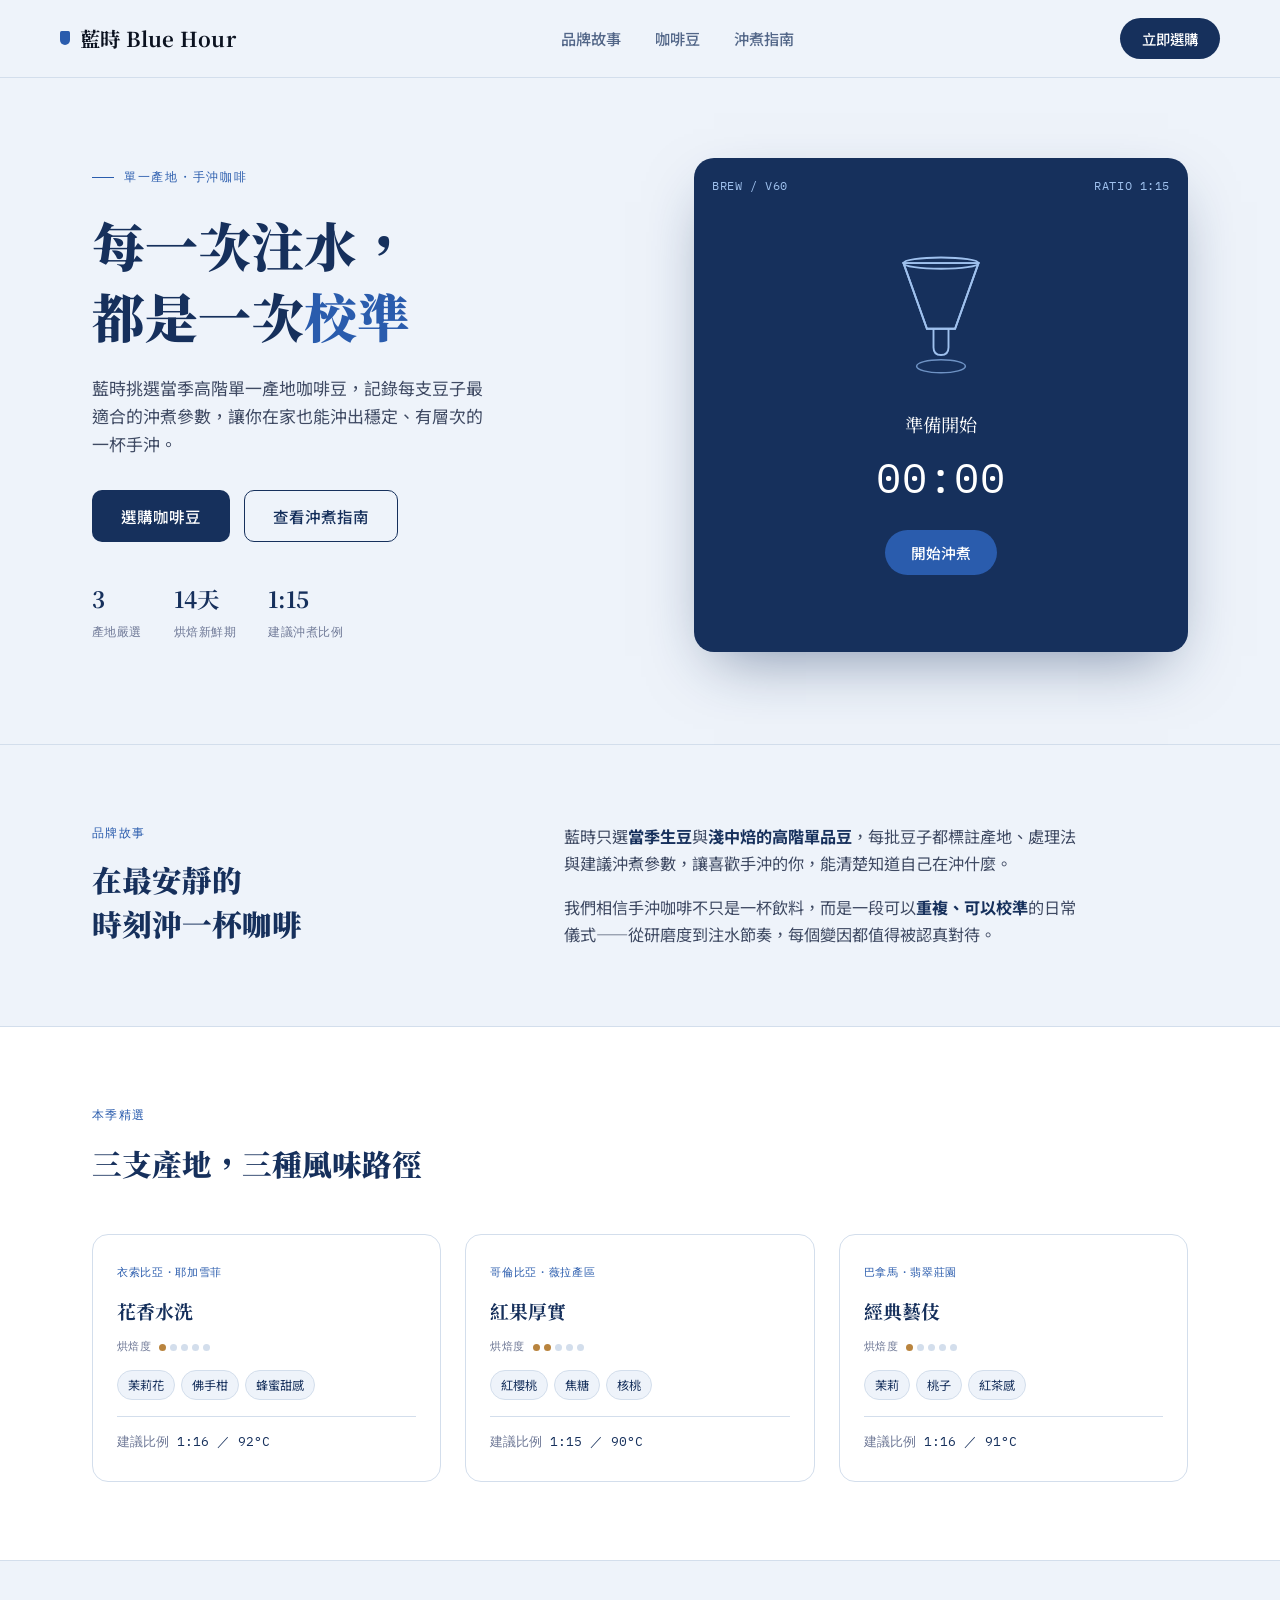
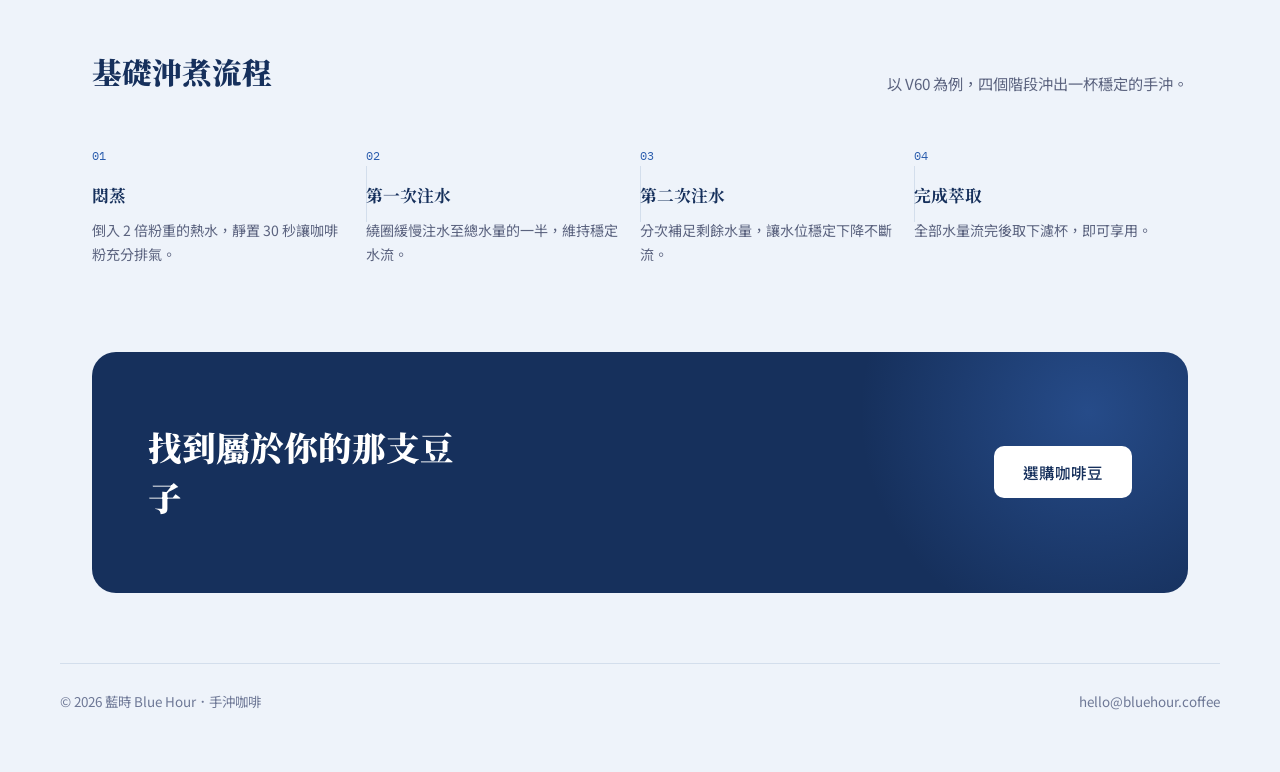
<file: w1/claude.html>
<!DOCTYPE html>
<html lang="zh-Hant">
<head>
<meta charset="UTF-8">
<meta name="viewport" content="width=device-width, initial-scale=1.0">
<title>藍時 Blue Hour｜手沖咖啡</title>
<link rel="preconnect" href="https://fonts.googleapis.com">
<link rel="preconnect" href="https://fonts.gstatic.com" crossorigin>
<link href="https://fonts.googleapis.com/css2?family=Noto+Serif+TC:wght@500;700;900&family=Noto+Sans+TC:wght@400;500;700&family=IBM+Plex+Mono:wght@400;500&display=swap" rel="stylesheet">
<style>
  :root{
    --ink: #0B1220;
    --deep: #16305C;
    --blue: #2A5CAD;
    --blue-bright: #3E74CC;
    --paper: #EEF3FA;
    --mist: #D3DEEC;
    --white: #FFFFFF;
    --roast: #B9843E;

    --display: 'Noto Serif TC', serif;
    --body: 'Noto Sans TC', sans-serif;
    --mono: 'IBM Plex Mono', monospace;
  }

  *{ box-sizing:border-box; margin:0; padding:0; }
  html{ scroll-behavior:smooth; }
  body{
    background: var(--paper);
    color: var(--ink);
    font-family: var(--body);
    line-height:1.65;
    -webkit-font-smoothing:antialiased;
  }
  a{ color:inherit; text-decoration:none; }
  ul{ list-style:none; }
  button{ font-family:inherit; cursor:pointer; }
  :focus-visible{ outline:2px solid var(--blue); outline-offset:3px; border-radius:4px; }

  .wrap{ max-width:1160px; margin:0 auto; padding:0 32px; }

  /* NAV */
  header.site{
    position:sticky; top:0; z-index:50;
    background: rgba(238,243,250,0.88);
    backdrop-filter: blur(10px);
    border-bottom:1px solid var(--mist);
  }
  .nav{ display:flex; align-items:center; justify-content:space-between; padding:18px 0; }
  .logo{ font-family:var(--display); font-weight:700; font-size:1.28rem; letter-spacing:0.02em; display:flex; align-items:center; gap:10px; }
  .logo .mark{ width:10px; height:14px; background:var(--blue); border-radius:2px 2px 6px 6px; }
  .nav-links{ display:flex; gap:34px; font-size:0.95rem; font-weight:500; color:var(--deep); }
  .nav-links a{ opacity:0.72; transition:opacity .15s ease; }
  .nav-links a:hover{ opacity:1; }
  .nav-cta{
    background:var(--deep); color:var(--white);
    padding:10px 22px; border-radius:999px; font-size:0.9rem; font-weight:500;
    border:none; transition:background .15s ease, transform .15s ease;
  }
  .nav-cta:hover{ background:var(--blue); transform:translateY(-1px); }

  /* HERO */
  .hero{ padding:80px 0 92px; }
  .hero-grid{ display:grid; grid-template-columns:1.05fr 0.95fr; gap:56px; align-items:center; }
  .eyebrow{
    font-family:var(--mono); font-size:0.76rem; letter-spacing:0.14em; text-transform:uppercase;
    color:var(--blue); display:flex; align-items:center; gap:10px; margin-bottom:22px;
  }
  .eyebrow::before{ content:""; width:22px; height:1px; background:var(--blue); }
  .hero h1{
    font-family:var(--display); font-weight:900; font-size:clamp(2.1rem,4.2vw,3.3rem);
    line-height:1.35; color:var(--deep); margin-bottom:22px;
  }
  .hero h1 em{ font-style:normal; color:var(--blue); }
  .hero p.lede{ font-size:1.06rem; color:#3F4A63; max-width:44ch; margin-bottom:32px; }
  .hero-actions{ display:flex; gap:14px; flex-wrap:wrap; margin-bottom:38px; }
  .btn-primary, .btn-ghost{
    padding:14px 28px; border-radius:10px; font-size:0.97rem; font-weight:500;
    border:1px solid transparent; transition:all .15s ease; display:inline-flex; align-items:center; gap:8px;
  }
  .btn-primary{ background:var(--deep); color:var(--white); }
  .btn-primary:hover{ background:var(--blue); transform:translateY(-1px); }
  .btn-ghost{ background:transparent; border-color:var(--deep); color:var(--deep); }
  .btn-ghost:hover{ background:var(--deep); color:var(--white); }

  .hero-stats{ display:flex; gap:32px; font-family:var(--mono); }
  .hero-stats div strong{ display:block; font-size:1.4rem; font-family:var(--display); color:var(--deep); }
  .hero-stats div span{ font-size:0.74rem; color:#6E7896; letter-spacing:0.04em; }

  /* SIGNATURE: brew timer */
  .brewer{
    position:relative; background:var(--deep); border-radius:20px;
    aspect-ratio:1/1; overflow:hidden;
    box-shadow:0 24px 60px -20px rgba(22,48,92,0.5);
    display:flex; flex-direction:column; align-items:center; justify-content:center;
    padding: 26px;
  }
  .brewer-hud{
    position:absolute; top:18px; left:18px; right:18px;
    display:flex; justify-content:space-between;
    font-family:var(--mono); font-size:0.72rem; color:#9FC1EE; letter-spacing:0.05em;
  }
  .brewer-stage{
    font-family:var(--display); color:var(--white); font-size:1.15rem;
    margin-top: 6px; margin-bottom: 4px; text-align:center; min-height: 1.6em;
  }
  .brewer-time{
    font-family:var(--mono); font-size:2.6rem; color:var(--white); letter-spacing:0.02em; margin-bottom:18px;
  }
  .dripper-svg{ width:150px; margin-bottom: 18px; }
  .brewer-btn{
    background:var(--blue); color:var(--white); border:none;
    padding:12px 26px; border-radius:999px; font-size:0.92rem; font-weight:500;
    transition:background .15s ease;
  }
  .brewer-btn:hover{ background:var(--blue-bright); }
  .brewer-btn:disabled{ opacity:0.55; cursor:default; }

  /* STORY */
  .story{ padding:78px 0; border-top:1px solid var(--mist); }
  .story-grid{ display:grid; grid-template-columns:0.8fr 1.2fr; gap:56px; }
  .section-label{
    font-family:var(--mono); font-size:0.76rem; letter-spacing:0.12em; text-transform:uppercase;
    color:var(--blue); margin-bottom:14px;
  }
  .story h2{ font-family:var(--display); font-weight:900; font-size:1.85rem; color:var(--deep); line-height:1.5; }
  .story-body p{ font-size:1.01rem; color:#3F4A63; margin-bottom:18px; max-width:58ch; }
  .story-body p:last-child{ margin-bottom:0; }
  .story-body strong{ color:var(--deep); }

  /* BEANS */
  .beans{ padding:78px 0; background:var(--white); border-top:1px solid var(--mist); border-bottom:1px solid var(--mist); }
  .beans-head{ max-width:640px; margin-bottom:46px; }
  .beans-head h2{ font-family:var(--display); font-weight:900; font-size:1.85rem; color:var(--deep); margin-top:10px; }
  .bean-cards{ display:grid; grid-template-columns:repeat(3,1fr); gap:24px; }
  .b-card{
    border:1px solid var(--mist); border-radius:16px; padding:28px 24px;
    transition:border-color .15s ease, transform .15s ease;
  }
  .b-card:hover{ border-color:var(--blue-bright); transform:translateY(-3px); }
  .b-card .origin{ font-family:var(--mono); font-size:0.7rem; color:var(--blue); letter-spacing:0.06em; margin-bottom:14px; }
  .b-card h3{ font-family:var(--display); font-weight:700; font-size:1.18rem; color:var(--deep); margin-bottom:12px; }
  .roast-bar{ display:flex; align-items:center; gap:8px; margin-bottom:14px; }
  .roast-bar .label{ font-family:var(--mono); font-size:0.68rem; color:#6E7896; letter-spacing:0.04em; }
  .roast-dots{ display:flex; gap:4px; }
  .roast-dots span{ width:7px; height:7px; border-radius:50%; background:var(--mist); }
  .roast-dots span.on{ background:var(--roast); }
  .flavor-tags{ display:flex; flex-wrap:wrap; gap:6px; margin-bottom:16px; }
  .flavor-tags span{
    font-size:0.76rem; padding:4px 10px; border-radius:999px;
    background:var(--paper); color:var(--deep); border:1px solid var(--mist);
  }
  .b-card .ratio{ font-family:var(--mono); font-size:0.82rem; color:var(--deep); border-top:1px solid var(--mist); padding-top:14px; }
  .b-card .ratio span{ color:#6E7896; }

  /* GUIDE */
  .guide{ padding:86px 0; }
  .guide-head{ display:flex; justify-content:space-between; align-items:flex-end; margin-bottom:50px; gap:24px; flex-wrap:wrap; }
  .guide-head h2{ font-family:var(--display); font-weight:900; font-size:1.85rem; color:var(--deep); }
  .guide-head p{ max-width:38ch; color:#5B637F; font-size:0.95rem; }
  .steps{ display:grid; grid-template-columns:repeat(4,1fr); position:relative; }
  .step{ position:relative; padding:0 22px 0 0; }
  .step:not(:last-child)::after{
    content:""; position:absolute; top:20px; right:-1px; width:1px; height:56px; background:var(--mist);
  }
  .step .num{ font-family:var(--mono); font-size:0.76rem; color:var(--blue); margin-bottom:16px; display:block; }
  .step h3{ font-family:var(--display); font-weight:700; font-size:1.05rem; color:var(--deep); margin-bottom:10px; }
  .step p{ font-size:0.88rem; color:#5B637F; }

  /* CTA */
  .cta{
    background:var(--deep); color:var(--white); border-radius:24px; margin:0 32px 32px;
    padding:70px 56px; position:relative; overflow:hidden;
  }
  .cta::before{
    content:""; position:absolute; width:460px; height:460px;
    background:radial-gradient(circle, rgba(62,116,204,0.4), transparent 70%);
    top:-170px; right:-130px; border-radius:50%;
  }
  .cta-inner{ position:relative; z-index:2; display:flex; justify-content:space-between; align-items:center; gap:40px; flex-wrap:wrap; }
  .cta h2{ font-family:var(--display); font-weight:900; font-size:clamp(1.5rem,2.8vw,2.1rem); max-width:16ch; line-height:1.5; }
  .cta .btn-primary{ background:var(--white); color:var(--deep); white-space:nowrap; }
  .cta .btn-primary:hover{ background:var(--paper); }

  footer.site{ padding:38px 32px 60px; }
  .footer-grid{
    max-width:1160px; margin:0 auto; display:flex; justify-content:space-between; align-items:center;
    flex-wrap:wrap; gap:16px; font-size:0.84rem; color:#6E7896; border-top:1px solid var(--mist); padding-top:26px;
  }

  @media (prefers-reduced-motion:reduce){ *{ animation-duration:0.001ms !important; transition-duration:0.001ms !important; } }

  @media (max-width:880px){
    .hero-grid{ grid-template-columns:1fr; }
    .brewer{ order:-1; max-width:400px; margin:0 auto 8px; }
    .story-grid{ grid-template-columns:1fr; gap:28px; }
    .bean-cards{ grid-template-columns:1fr; }
    .steps{ grid-template-columns:1fr 1fr; row-gap:32px; }
    .step:nth-child(2)::after{ display:none; }
    .nav-links{ display:none; }
    .cta{ margin:0 16px 16px; padding:46px 28px; }
    .cta-inner{ flex-direction:column; align-items:flex-start; }
  }
  @media (max-width:520px){
    .wrap{ padding:0 20px; }
    .steps{ grid-template-columns:1fr; }
    .step:not(:last-child)::after{ display:none; }
    .hero-stats{ gap:20px; }
  }
</style>
</head>
<body>

<header class="site">
  <nav class="wrap nav">
    <div class="logo"><span class="mark"></span>藍時 Blue Hour</div>
    <ul class="nav-links">
      <li><a href="#story">品牌故事</a></li>
      <li><a href="#beans">咖啡豆</a></li>
      <li><a href="#guide">沖煮指南</a></li>
    </ul>
    <button class="nav-cta">立即選購</button>
  </nav>
</header>

<section class="hero">
  <div class="wrap hero-grid">
    <div>
      <div class="eyebrow">單一產地・手沖咖啡</div>
      <h1>每一次注水，<br>都是一次<em>校準</em></h1>
      <p class="lede">藍時挑選當季高階單一產地咖啡豆，記錄每支豆子最適合的沖煮參數，讓你在家也能沖出穩定、有層次的一杯手沖。</p>
      <div class="hero-actions">
        <button class="btn-primary">選購咖啡豆</button>
        <button class="btn-ghost">查看沖煮指南</button>
      </div>
      <div class="hero-stats">
        <div><strong>3</strong><span>產地嚴選</span></div>
        <div><strong>14天</strong><span>烘焙新鮮期</span></div>
        <div><strong>1:15</strong><span>建議沖煮比例</span></div>
      </div>
    </div>

    <div class="brewer">
      <div class="brewer-hud">
        <span>BREW / V60</span>
        <span id="ratioTag">RATIO 1:15</span>
      </div>
      <svg class="dripper-svg" id="dripperSvg" viewBox="0 0 160 160" xmlns="http://www.w3.org/2000/svg">
        <path d="M40 30 L120 30 L95 100 L65 100 Z" fill="none" stroke="#9FC1EE" stroke-width="2"/>
        <rect id="waterLevel" x="65" y="98" width="30" height="0" fill="#3E74CC" opacity="0.85"/>
        <path d="M40 30 L120 30 L95 100 L65 100 Z" fill="none" stroke="#9FC1EE" stroke-width="2"/>
        <ellipse cx="80" cy="30" rx="40" ry="6" fill="none" stroke="#9FC1EE" stroke-width="2"/>
        <path d="M72 100 L72 120 Q72 128 80 128 Q88 128 88 120 L88 100" fill="none" stroke="#9FC1EE" stroke-width="2"/>
        <ellipse cx="80" cy="140" rx="26" ry="7" fill="none" stroke="#6E92C4" stroke-width="1.6"/>
        <line id="pourLine" x1="80" y1="8" x2="80" y2="30" stroke="#3E74CC" stroke-width="3" opacity="0"/>
      </svg>
      <div class="brewer-stage" id="stageLabel">準備開始</div>
      <div class="brewer-time" id="timeLabel">00:00</div>
      <button class="brewer-btn" id="brewBtn">開始沖煮</button>
    </div>
  </div>
</section>

<section class="story" id="story">
  <div class="wrap story-grid">
    <div>
      <div class="section-label">品牌故事</div>
      <h2>在最安靜的<br>時刻沖一杯咖啡</h2>
    </div>
    <div class="story-body">
      <p>藍時只選<strong>當季生豆</strong>與<strong>淺中焙的高階單品豆</strong>，每批豆子都標註產地、處理法與建議沖煮參數，讓喜歡手沖的你，能清楚知道自己在沖什麼。</p>
      <p>我們相信手沖咖啡不只是一杯飲料，而是一段可以<strong>重複、可以校準</strong>的日常儀式——從研磨度到注水節奏，每個變因都值得被認真對待。</p>
    </div>
  </div>
</section>

<section class="beans" id="beans">
  <div class="wrap">
    <div class="beans-head">
      <div class="section-label">本季精選</div>
      <h2>三支產地，三種風味路徑</h2>
    </div>
    <div class="bean-cards">
      <div class="b-card">
        <div class="origin">衣索比亞・耶加雪菲</div>
        <h3>花香水洗</h3>
        <div class="roast-bar">
          <span class="label">烘焙度</span>
          <div class="roast-dots"><span class="on"></span><span></span><span></span><span></span><span></span></div>
        </div>
        <div class="flavor-tags"><span>茉莉花</span><span>佛手柑</span><span>蜂蜜甜感</span></div>
        <div class="ratio"><span>建議比例</span> 1:16 ／ 92°C</div>
      </div>
      <div class="b-card">
        <div class="origin">哥倫比亞・薇拉產區</div>
        <h3>紅果厚實</h3>
        <div class="roast-bar">
          <span class="label">烘焙度</span>
          <div class="roast-dots"><span class="on"></span><span class="on"></span><span></span><span></span><span></span></div>
        </div>
        <div class="flavor-tags"><span>紅櫻桃</span><span>焦糖</span><span>核桃</span></div>
        <div class="ratio"><span>建議比例</span> 1:15 ／ 90°C</div>
      </div>
      <div class="b-card">
        <div class="origin">巴拿馬・翡翠莊園</div>
        <h3>經典藝伎</h3>
        <div class="roast-bar">
          <span class="label">烘焙度</span>
          <div class="roast-dots"><span class="on"></span><span></span><span></span><span></span><span></span></div>
        </div>
        <div class="flavor-tags"><span>茉莉</span><span>桃子</span><span>紅茶感</span></div>
        <div class="ratio"><span>建議比例</span> 1:16 ／ 91°C</div>
      </div>
    </div>
  </div>
</section>

<section class="guide" id="guide">
  <div class="wrap">
    <div class="guide-head">
      <h2>基礎沖煮流程</h2>
      <p>以 V60 為例，四個階段沖出一杯穩定的手沖。</p>
    </div>
    <div class="steps">
      <div class="step">
        <span class="num">01</span>
        <h3>悶蒸</h3>
        <p>倒入 2 倍粉重的熱水，靜置 30 秒讓咖啡粉充分排氣。</p>
      </div>
      <div class="step">
        <span class="num">02</span>
        <h3>第一次注水</h3>
        <p>繞圈緩慢注水至總水量的一半，維持穩定水流。</p>
      </div>
      <div class="step">
        <span class="num">03</span>
        <h3>第二次注水</h3>
        <p>分次補足剩餘水量，讓水位穩定下降不斷流。</p>
      </div>
      <div class="step">
        <span class="num">04</span>
        <h3>完成萃取</h3>
        <p>全部水量流完後取下濾杯，即可享用。</p>
      </div>
    </div>
  </div>
</section>

<div class="wrap" style="padding:0;">
  <div class="cta">
    <div class="cta-inner">
      <h2>找到屬於你的那支豆子</h2>
      <button class="btn-primary">選購咖啡豆</button>
    </div>
  </div>
</div>

<footer class="site">
  <div class="footer-grid">
    <div>© 2026 藍時 Blue Hour．手沖咖啡</div>
    <div>hello@bluehour.coffee</div>
  </div>
</footer>

<script>
  (function(){
    const btn = document.getElementById('brewBtn');
    const stageLabel = document.getElementById('stageLabel');
    const timeLabel = document.getElementById('timeLabel');
    const waterLevel = document.getElementById('waterLevel');
    const pourLine = document.getElementById('pourLine');

    const stages = [
      { name:'悶蒸中', dur:30, water:8 },
      { name:'第一次注水', dur:60, water:38 },
      { name:'第二次注水', dur:60, water:75 },
      { name:'萃取完成', dur:0, water:75 }
    ];

    let running = false;
    let stageIndex = 0;
    let elapsed = 0;
    let totalElapsed = 0;
    let timer = null;

    function fmt(s){
      const m = Math.floor(s/60).toString().padStart(2,'0');
      const sec = Math.floor(s%60).toString().padStart(2,'0');
      return m+':'+sec;
    }

    function tick(){
      totalElapsed += 1;
      elapsed += 1;
      timeLabel.textContent = fmt(totalElapsed);

      const stage = stages[stageIndex];
      const progress = stage.dur ? Math.min(elapsed/stage.dur, 1) : 1;
      const prevWater = stageIndex === 0 ? 0 : stages[stageIndex-1].water;
      const currentWater = prevWater + (stage.water - prevWater) * progress;
      waterLevel.setAttribute('y', 98 - currentWater*0.55);
      waterLevel.setAttribute('height', currentWater*0.55);

      pourLine.style.opacity = (stageIndex === 1 || stageIndex === 2) ? '0.9' : '0';

      if(stage.dur && elapsed >= stage.dur){
        stageIndex += 1;
        elapsed = 0;
        if(stageIndex >= stages.length - 1){
          stageLabel.textContent = stages[stages.length-1].name;
          pourLine.style.opacity = '0';
          clearInterval(timer);
          running = false;
          btn.disabled = false;
          btn.textContent = '再沖一次';
          return;
        }
        stageLabel.textContent = stages[stageIndex].name;
      }
    }

    btn.addEventListener('click', () => {
      if(running) return;
      running = true;
      stageIndex = 0;
      elapsed = 0;
      totalElapsed = 0;
      waterLevel.setAttribute('y', 98);
      waterLevel.setAttribute('height', 0);
      stageLabel.textContent = stages[0].name;
      timeLabel.textContent = '00:00';
      btn.disabled = true;
      btn.textContent = '沖煮中…';
      timer = setInterval(tick, 1000);
    });
  })();
</script>

</body>
</html>
</file>
<file: pages/assets/css/site.css>
﻿@import url('https://fonts.googleapis.com/css2?family=Noto+Sans+TC:wght@400;500;600;700;800&display=swap');
:root{--ink:#28243c;--muted:#706c80;--purple:#7654c8;--purple-dark:#5435a2;--blue:#70b9e9;--lavender:#eee8ff;--paper:#fbfaff;--white:#fff;--line:#e9e5f2;--serif:Georgia,"Times New Roman",serif;--sans:"Noto Sans TC","PingFang TC","Microsoft JhengHei",sans-serif;--shadow:0 20px 60px rgba(72,52,130,.10)}
*{box-sizing:border-box}html{scroll-behavior:smooth}body{margin:0;background:var(--paper);color:var(--ink);font-family:var(--sans);font-size:16px;line-height:1.8}a{color:inherit;text-decoration:none}img{display:block;max-width:100%}button{font:inherit}.sr-only{position:absolute;width:1px;height:1px;padding:0;margin:-1px;overflow:hidden;clip:rect(0,0,0,0);white-space:nowrap;border:0}.skip-link{position:absolute;z-index:20;left:1rem;top:-5rem;background:var(--white);padding:.7rem 1rem;border-radius:8px}.skip-link:focus{top:1rem}.site-header{position:sticky;top:0;z-index:10;background:rgba(251,250,255,.92);backdrop-filter:blur(14px);border-bottom:1px solid rgba(233,229,242,.75)}.header-inner{max-width:1180px;height:84px;margin:auto;padding:0 28px;display:flex;align-items:center;justify-content:space-between}.brand{display:inline-flex;align-items:center;gap:12px;font-size:17px;font-weight:800;letter-spacing:.04em}.brand small{display:block;color:var(--muted);font-size:10px;font-weight:500;letter-spacing:.12em;line-height:1.5}.brand-mark{width:38px;height:38px;display:grid;place-items:center;color:#fff;border-radius:13px 13px 13px 4px;background:linear-gradient(145deg,var(--purple),#9d83e9);box-shadow:0 6px 16px #7654c83b}.primary-nav,.footer-nav{display:flex;align-items:center;gap:38px}.primary-nav a,.footer-nav a{font-size:13px;color:#625e71;transition:color .2s}.primary-nav a:hover,.footer-nav a:hover,.primary-nav a[aria-current=page],.footer-nav a[aria-current=page]{color:var(--purple-dark)}.primary-nav a[aria-current=page]:after{content:"";display:block;width:5px;height:5px;margin:2px auto 0;border-radius:50%;background:var(--purple)}.menu-toggle{display:none}.hero{position:relative;max-width:1280px;min-height:590px;margin:auto;padding:74px 8%;display:grid;grid-template-columns:1fr 1fr;align-items:center;overflow:hidden}.hero-copy{position:relative;z-index:2;padding-bottom:15px}.eyebrow{margin:0 0 16px;color:var(--purple);font:600 10px/1.5 var(--sans);letter-spacing:.22em}.hero h1,.page-hero h1{margin:0;font-size:clamp(38px,5vw,62px);font-weight:700;line-height:1.35;letter-spacing:.035em}.hero-lead{margin:18px 0 30px;color:var(--muted);font-size:17px;letter-spacing:.04em}.button-row{display:flex;gap:12px;flex-wrap:wrap}.button{display:inline-flex;align-items:center;justify-content:center;gap:16px;min-height:49px;padding:0 22px;border-radius:999px;font-size:13px;font-weight:600;transition:transform .2s,box-shadow .2s}.button:hover{transform:translateY(-2px)}.button-primary{color:#fff;background:linear-gradient(110deg,var(--purple),#9576dc);box-shadow:0 8px 20px #7654c833}.button-quiet{border:1px solid #dcd5eb;color:var(--purple-dark);background:#ffffff7a}.hero-art{position:relative;width:min(100%,510px);justify-self:end}.hero-art img{width:100%;filter:drop-shadow(0 24px 34px #5039a31c)}.art-note{position:absolute;right:-3%;bottom:11%;display:grid;place-content:center;width:105px;height:105px;text-align:center;border-radius:50%;background:#ffffffd9;color:var(--purple-dark);font-size:12px;line-height:1.8;box-shadow:var(--shadow);transform:rotate(8deg)}.float-dot{position:absolute;border-radius:50%;background:linear-gradient(140deg,#b8a4f2,#91d1ec);opacity:.34}.dot-one{width:180px;height:180px;right:-90px;top:70px}.dot-two{width:54px;height:54px;left:48%;bottom:54px}.section{max-width:1100px;margin:0 auto;padding:90px 34px}.intro-section{display:grid;grid-template-columns:1fr 1fr;gap:12%;align-items:center;border-top:1px solid var(--line)}.section-heading h2,.intro-section h2,.contact-intro h2,.studio-copy h2{margin:0;font-size:clamp(27px,3vw,38px);line-height:1.55;letter-spacing:.03em}.intro-copy p,.studio-copy>p:not(.eyebrow){max-width:480px;color:var(--muted);font-size:14px;line-height:2.1}.text-link{display:inline-flex;align-items:center;gap:10px;margin-top:8px;color:var(--purple-dark);font-size:12px;font-weight:700}.text-link span{font-size:16px;transition:transform .2s}.text-link:hover span{transform:translate(3px,-2px)}.features-section{max-width:none;background:linear-gradient(180deg,#f4f0ff,#f9faff);padding:88px max(34px,calc((100vw - 1100px)/2)) 100px}.centered{text-align:center}.section-subtitle{color:var(--muted);font-size:13px}.feature-grid{display:grid;grid-template-columns:repeat(3,1fr);gap:20px;margin-top:38px}.feature-card{position:relative;min-height:220px;padding:30px 28px;background:#fff;border:1px solid #eeeaf6;border-radius:16px;box-shadow:0 12px 38px #4b3b7b0a}.feature-number{position:absolute;right:24px;top:17px;color:#c5b8e5;font:italic 18px var(--serif)}.feature-icon{display:grid;place-items:center;width:43px;height:43px;margin-bottom:16px;border-radius:14px;background:linear-gradient(145deg,#eee8ff,#e5f6ff);color:var(--purple);font-size:22px}.feature-card h3,.value-item h3,.contact-card h3{margin:0 0 7px;font-size:16px}.feature-card p,.value-item p{margin:0;color:var(--muted);font-size:13px;line-height:1.9}.closing-band{display:flex;align-items:center;justify-content:space-between;gap:24px;max-width:1100px;margin:82px auto;padding:38px 46px;border-radius:20px;color:#fff;background:linear-gradient(110deg,#6142b1,#8068cb 52%,#6fb9df);box-shadow:0 22px 45px #6245ab2b}.closing-band .eyebrow{margin-bottom:8px;color:#e8e0ff}.closing-band h2{margin:0;font-size:22px;letter-spacing:.04em}.button-light{background:#fff;color:var(--purple-dark)}.site-footer{padding:35px max(34px,calc((100vw - 1100px)/2)) 22px;border-top:1px solid var(--line);background:#fff}.footer-main{display:flex;align-items:center;justify-content:space-between;padding-bottom:26px}.footer-bottom{display:flex;justify-content:space-between;padding-top:16px;border-top:1px solid var(--line);color:#918da0;font-size:10px}.page-hero{position:relative;overflow:hidden;min-height:300px;padding:68px max(34px,calc((100vw - 1100px)/2));background:linear-gradient(115deg,#f0eaff,#eaf7ff)}.page-hero h1{font-size:42px}.page-hero>p:not(.eyebrow){position:relative;z-index:1;color:#6d6880;font-size:14px;line-height:2}.page-hero-orb{position:absolute;right:13%;top:-100px;width:390px;height:390px;border-radius:50%;background:radial-gradient(circle at 35% 35%,#fff9,#aa96e74a 48%,#84c8eb28 70%,transparent 71%)}.story-section{display:grid;grid-template-columns:1fr 2fr;gap:6%;border-bottom:1px solid var(--line)}.story-label{display:flex;flex-direction:column;justify-content:space-between}.story-index{color:#b0a5c9;font:italic 13px var(--serif)}.story-body h2{margin:0 0 18px;font-size:25px}.story-body p{color:var(--muted);font-size:14px;line-height:2.1}.values-section{display:grid;grid-template-columns:.9fr 1.1fr;gap:10%;align-items:start}.values-list{border-top:1px solid var(--line)}.value-item{display:grid;grid-template-columns:45px 1fr;gap:14px;padding:20px 0;border-bottom:1px solid var(--line)}.value-item>span{color:var(--purple);font:italic 15px var(--serif)}.studio-section{display:grid;grid-template-columns:1.05fr .95fr;gap:7%;align-items:center;padding-top:15px}.studio-art img{width:100%;border-radius:18px;box-shadow:var(--shadow)}.studio-copy h2{font-size:28px}.contact-layout{display:grid;grid-template-columns:.75fr 1.25fr;gap:8%;align-items:start}.contact-intro h2{font-size:34px}.contact-intro>p:last-child{color:var(--muted);font-size:13px}.contact-cards{display:grid;grid-template-columns:1fr 1fr;gap:14px}.contact-card{display:grid;grid-template-columns:40px 1fr;gap:12px;min-height:160px;padding:22px 18px;background:#fff;border:1px solid var(--line);border-radius:14px}.contact-icon{display:grid;place-items:center;width:36px;height:36px;border-radius:12px;background:#f0ebff;color:var(--purple);font-size:19px}.contact-card h3{font-size:14px}.contact-card p{margin:5px 0;color:#565166;font-size:12px;line-height:1.8;overflow-wrap:anywhere}.contact-card .text-link{font-size:10px}.contact-note{color:#9994a6!important;font-size:10px!important}.contact-note-band{display:flex;align-items:center;gap:14px;max-width:1032px;margin:0 auto 78px;padding:18px 24px;border-radius:12px;background:#f1edfa}.contact-note-band p{flex:1;margin:0;color:#625c74;font-size:12px}.contact-note-band>a{color:var(--purple-dark);font-size:12px;font-weight:700}.note-star{color:var(--purple);font-size:20px}.mobile-break{display:none}
@media(max-width:760px){body{font-size:15px}.header-inner{height:72px;padding:0 20px}.brand{font-size:15px}.brand-mark{width:34px;height:34px}.menu-toggle{display:flex;position:relative;width:42px;height:42px;flex-direction:column;justify-content:center;align-items:center;gap:5px;border:1px solid var(--line);border-radius:12px;background:#fff}.menu-toggle>span:not(.sr-only){display:block;width:17px;height:2px;background:var(--purple-dark);transition:transform .2s,opacity .2s}.menu-toggle[aria-expanded=true]>span:nth-child(1){transform:translateY(7px) rotate(45deg)}.menu-toggle[aria-expanded=true]>span:nth-child(2){opacity:0}.menu-toggle[aria-expanded=true]>span:nth-child(3){transform:translateY(-7px) rotate(-45deg)}.primary-nav{display:none;position:absolute;top:71px;left:0;right:0;align-items:stretch;gap:0;padding:8px 20px 16px;background:var(--paper);border-bottom:1px solid var(--line);box-shadow:0 14px 24px #30245312}.primary-nav.is-open{display:flex;flex-direction:column}.primary-nav a{padding:12px 4px;border-bottom:1px solid var(--line)}.primary-nav a[aria-current=page]:after{display:none}.hero{min-height:auto;padding:56px 24px 48px;grid-template-columns:1fr}.hero h1{font-size:39px}.hero-lead{font-size:14px}.hero-art{width:min(100%,430px);justify-self:center;margin-top:30px}.art-note{width:82px;height:82px;font-size:10px}.dot-one{right:-120px}.intro-section,.story-section,.values-section,.studio-section,.contact-layout{grid-template-columns:1fr;gap:26px}.section{padding:64px 24px}.intro-section{gap:15px}.mobile-break{display:block}.features-section{padding:65px 24px}.feature-grid{grid-template-columns:1fr;gap:12px;margin-top:26px}.feature-card{min-height:0;padding:22px}.feature-icon{margin-bottom:10px}.closing-band{align-items:flex-start;flex-direction:column;margin:45px 20px;padding:28px 24px}.closing-band h2{font-size:19px}.site-footer{padding:28px 24px 18px}.footer-main{align-items:flex-start;gap:24px;flex-direction:column}.footer-nav{gap:23px}.footer-bottom{gap:8px;flex-direction:column}.page-hero{min-height:270px;padding:55px 24px}.page-hero h1{font-size:36px}.page-hero-orb{right:-145px;top:-75px}.story-label{flex-direction:row;align-items:center}.story-body h2{font-size:22px}.values-section{gap:24px}.studio-section{padding-top:12px}.studio-copy h2{font-size:24px}.contact-intro h2{font-size:29px}.contact-cards{grid-template-columns:1fr}.contact-card{min-height:0}.contact-note-band{align-items:flex-start;flex-wrap:wrap;margin:0 20px 54px;padding:17px}.contact-note-band p{flex-basis:calc(100% - 42px)}.contact-note-band>a{margin-left:34px}}
@media(prefers-reduced-motion:reduce){html{scroll-behavior:auto}*,*::before,*::after{transition:none!important}}
</file>
